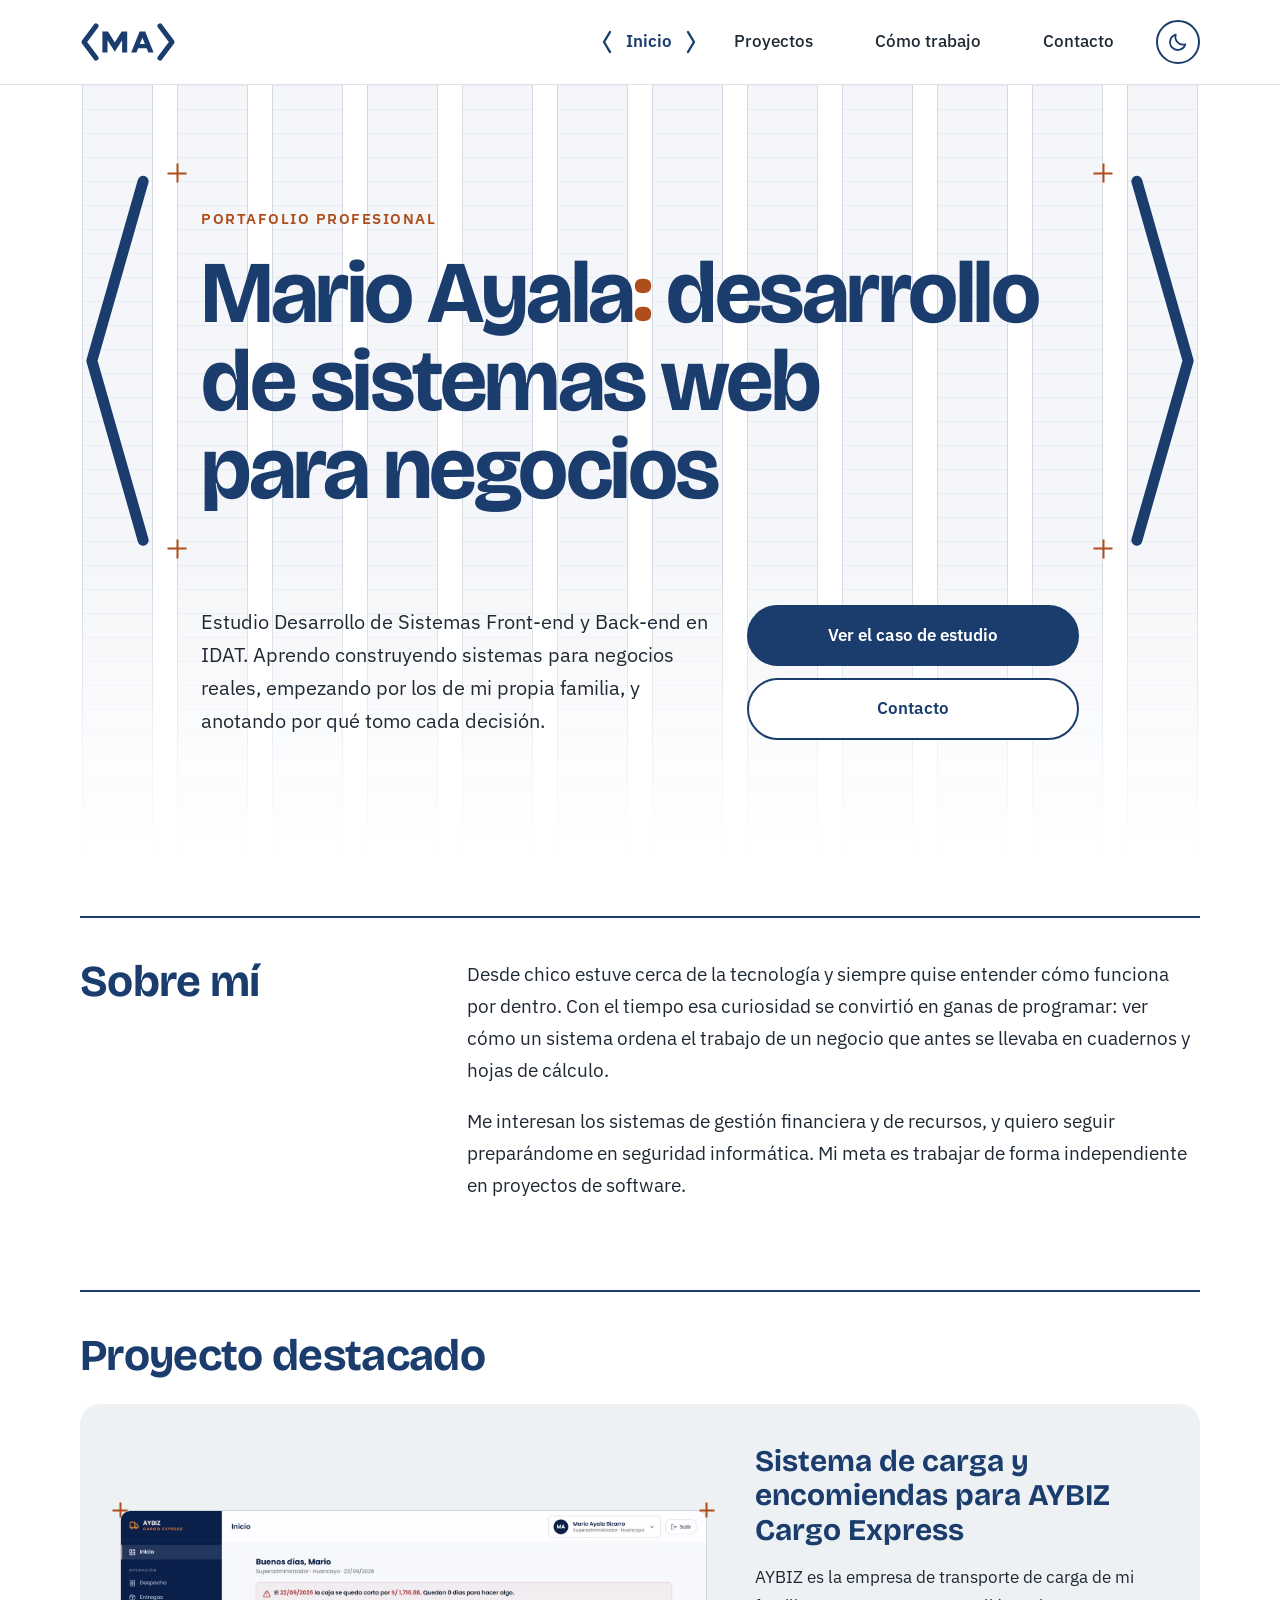
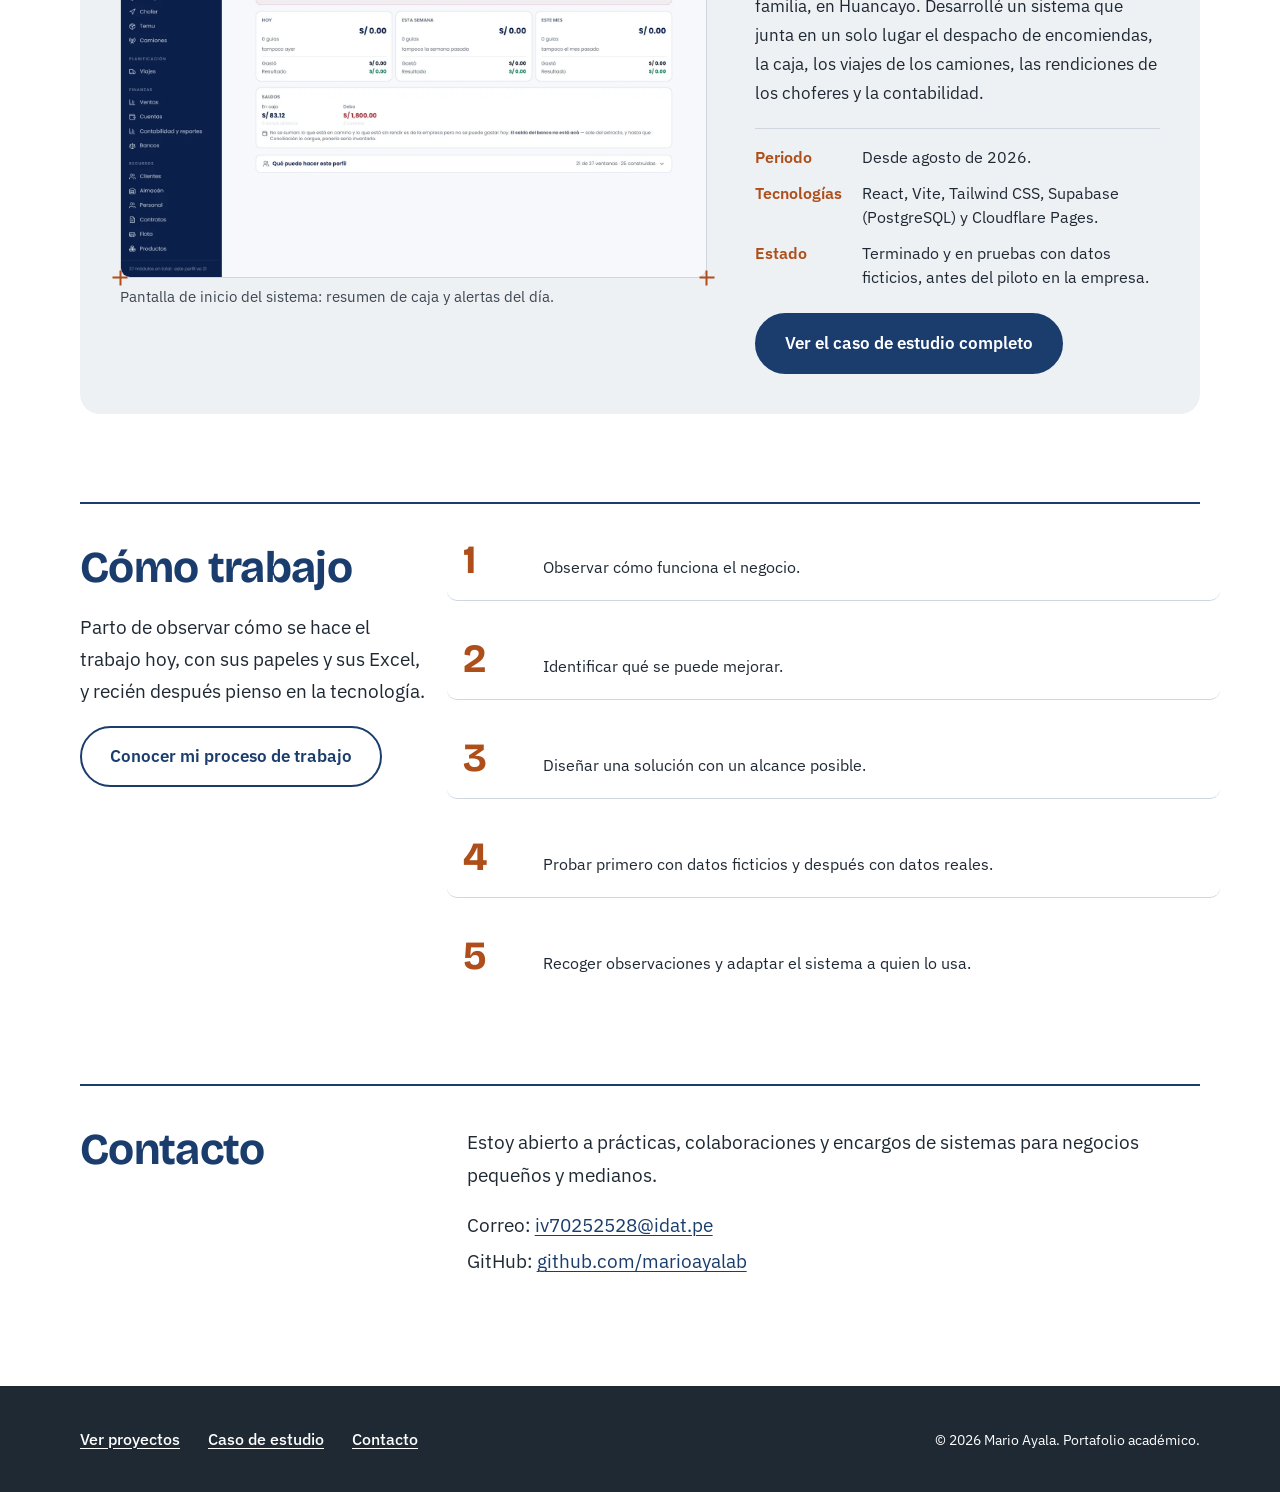
<file: index.html>
<!doctype html>
<html lang="es">
  <head>
    <meta charset="utf-8">
    <meta name="viewport" content="width=device-width, initial-scale=1">
    <meta name="description" content="Portafolio de Mario Ayala, estudiante de Desarrollo de Sistemas en Huancayo. Sistemas de gestión para negocios: carga y encomiendas, punto de venta.">
    <link rel="icon" href="imagenes/favicon.png" type="image/png">
    <link rel="preconnect" href="https://fonts.googleapis.com">
    <link rel="preconnect" href="https://fonts.gstatic.com" crossorigin>
    <link rel="stylesheet" href="https://fonts.googleapis.com/css2?family=Bricolage+Grotesque:opsz,wght@12..96,700&amp;family=IBM+Plex+Sans:wght@400;500;600&amp;display=swap">
    <link rel="stylesheet" href="https://cdn.jsdelivr.net/npm/bootstrap@5.3.3/dist/css/bootstrap.min.css" integrity="sha384-QWTKZyjpPEjISv5WaRU9OFeRpok6YctnYmDr5pNlyT2bRjXh0JMhjY6hW+ALEwIH" crossorigin="anonymous">
    <link rel="stylesheet" href="css/styles.css">
    <script src="js/tema.js"></script>
    <title>Inicio | Portafolio de Mario Ayala</title>
  </head>

  <body>
    <a class="visually-hidden-focusable" href="#contenido-principal">Saltar al contenido principal</a>

    <header class="sticky-top">
      <nav class="navbar navbar-expand-lg" aria-label="Navegación principal">
        <div class="container">
          <a class="navbar-brand text-primary" href="index.html">
            <svg class="logo d-block overflow-visible" xmlns="http://www.w3.org/2000/svg" viewBox="0 0 120 60" width="96" height="48" role="img" aria-label="Logo de Mario Ayala, ir al inicio">
              <g fill="none" stroke="currentColor" stroke-width="6.4" stroke-linecap="round" stroke-linejoin="round">
                <polyline class="logo-izq" points="20,10 5,30 20,50"></polyline>
                <polyline class="logo-der" points="100,10 115,30 100,50"></polyline>
              </g>
              <g class="logo-ma" fill="currentColor">
                <polygon points="28,43 28,17 35,17 43.5,30.5 52,17 59,17 59,43 52.6,43 52.6,27.8 43.5,42.25 34.4,27.8 34.4,43"></polygon>
                <path fill-rule="evenodd" d="M64 43 L74.5 17 L81.5 17 L92 43 L85.4 43 L83.3 37.8 L72.7 37.8 L70.6 43 Z M78 24.67 L81.16 32.5 L74.84 32.5 Z"></path>
              </g>
            </svg>
          </a>
          <div class="collapse navbar-collapse" id="menu">
            <ul class="navbar-nav ms-auto">
              <li class="nav-item"><a class="nav-link active" href="index.html" aria-current="page">Inicio</a></li>
              <li class="nav-item"><a class="nav-link" href="proyectos.html">Proyectos</a></li>
              <li class="nav-item"><a class="nav-link" href="como-trabajo.html">Cómo trabajo</a></li>
              <li class="nav-item"><a class="nav-link" href="contacto.html">Contacto</a></li>
            </ul>
          </div>

          <div class="navbar-acciones">
            <button class="tema-boton" type="button" id="tema" aria-label="Activar el modo noche" hidden>
              <svg class="luna" viewBox="0 0 24 24" aria-hidden="true" focusable="false"><path d="M20 14.5A8.5 8.5 0 0 1 9.5 4 8.5 8.5 0 1 0 20 14.5z"/></svg>
              <svg class="sol" viewBox="0 0 24 24" aria-hidden="true" focusable="false"><circle cx="12" cy="12" r="4"/><path d="M12 2v2M12 20v2M4.9 4.9l1.4 1.4M17.7 17.7l1.4 1.4M2 12h2M20 12h2M4.9 19.1l1.4-1.4M17.7 6.3l1.4-1.4"/></svg>
            </button>
            <button class="navbar-toggler" type="button" data-bs-toggle="collapse" data-bs-target="#menu" aria-controls="menu" aria-expanded="false" aria-label="Abrir el menú">
              <span class="navbar-toggler-icon"></span>
            </button>
          </div>
        </div>
      </nav>
    </header>

    <main id="contenido-principal">
      <section class="portada">
        <div class="container">
          <div class="trama" aria-hidden="true">
            <div class="row">
              <div class="col-1"><div class="trama-col"><span aria-hidden="true"></span><span aria-hidden="true"></span><span aria-hidden="true"></span><span aria-hidden="true"></span><span aria-hidden="true"></span><span aria-hidden="true"></span><span aria-hidden="true"></span><span aria-hidden="true"></span><span aria-hidden="true"></span><span aria-hidden="true"></span><span aria-hidden="true"></span><span aria-hidden="true"></span><span aria-hidden="true"></span><span aria-hidden="true"></span><span aria-hidden="true"></span><span aria-hidden="true"></span><span aria-hidden="true"></span><span aria-hidden="true"></span><span aria-hidden="true"></span><span aria-hidden="true"></span><span aria-hidden="true"></span><span aria-hidden="true"></span><span aria-hidden="true"></span><span aria-hidden="true"></span><span aria-hidden="true"></span><span aria-hidden="true"></span><span aria-hidden="true"></span><span aria-hidden="true"></span></div></div>
              <div class="col-1"><div class="trama-col"><span aria-hidden="true"></span><span aria-hidden="true"></span><span aria-hidden="true"></span><span aria-hidden="true"></span><span aria-hidden="true"></span><span aria-hidden="true"></span><span aria-hidden="true"></span><span aria-hidden="true"></span><span aria-hidden="true"></span><span aria-hidden="true"></span><span aria-hidden="true"></span><span aria-hidden="true"></span><span aria-hidden="true"></span><span aria-hidden="true"></span><span aria-hidden="true"></span><span aria-hidden="true"></span><span aria-hidden="true"></span><span aria-hidden="true"></span><span aria-hidden="true"></span><span aria-hidden="true"></span><span aria-hidden="true"></span><span aria-hidden="true"></span><span aria-hidden="true"></span><span aria-hidden="true"></span><span aria-hidden="true"></span><span aria-hidden="true"></span><span aria-hidden="true"></span><span aria-hidden="true"></span></div></div>
              <div class="col-1"><div class="trama-col"><span aria-hidden="true"></span><span aria-hidden="true"></span><span aria-hidden="true"></span><span aria-hidden="true"></span><span aria-hidden="true"></span><span aria-hidden="true"></span><span aria-hidden="true"></span><span aria-hidden="true"></span><span aria-hidden="true"></span><span aria-hidden="true"></span><span aria-hidden="true"></span><span aria-hidden="true"></span><span aria-hidden="true"></span><span aria-hidden="true"></span><span aria-hidden="true"></span><span aria-hidden="true"></span><span aria-hidden="true"></span><span aria-hidden="true"></span><span aria-hidden="true"></span><span aria-hidden="true"></span><span aria-hidden="true"></span><span aria-hidden="true"></span><span aria-hidden="true"></span><span aria-hidden="true"></span><span aria-hidden="true"></span><span aria-hidden="true"></span><span aria-hidden="true"></span><span aria-hidden="true"></span></div></div>
              <div class="col-1"><div class="trama-col"><span aria-hidden="true"></span><span aria-hidden="true"></span><span aria-hidden="true"></span><span aria-hidden="true"></span><span aria-hidden="true"></span><span aria-hidden="true"></span><span aria-hidden="true"></span><span aria-hidden="true"></span><span aria-hidden="true"></span><span aria-hidden="true"></span><span aria-hidden="true"></span><span aria-hidden="true"></span><span aria-hidden="true"></span><span aria-hidden="true"></span><span aria-hidden="true"></span><span aria-hidden="true"></span><span aria-hidden="true"></span><span aria-hidden="true"></span><span aria-hidden="true"></span><span aria-hidden="true"></span><span aria-hidden="true"></span><span aria-hidden="true"></span><span aria-hidden="true"></span><span aria-hidden="true"></span><span aria-hidden="true"></span><span aria-hidden="true"></span><span aria-hidden="true"></span><span aria-hidden="true"></span></div></div>
              <div class="col-1"><div class="trama-col"><span aria-hidden="true"></span><span aria-hidden="true"></span><span aria-hidden="true"></span><span aria-hidden="true"></span><span aria-hidden="true"></span><span aria-hidden="true"></span><span aria-hidden="true"></span><span aria-hidden="true"></span><span aria-hidden="true"></span><span aria-hidden="true"></span><span aria-hidden="true"></span><span aria-hidden="true"></span><span aria-hidden="true"></span><span aria-hidden="true"></span><span aria-hidden="true"></span><span aria-hidden="true"></span><span aria-hidden="true"></span><span aria-hidden="true"></span><span aria-hidden="true"></span><span aria-hidden="true"></span><span aria-hidden="true"></span><span aria-hidden="true"></span><span aria-hidden="true"></span><span aria-hidden="true"></span><span aria-hidden="true"></span><span aria-hidden="true"></span><span aria-hidden="true"></span><span aria-hidden="true"></span></div></div>
              <div class="col-1"><div class="trama-col"><span aria-hidden="true"></span><span aria-hidden="true"></span><span aria-hidden="true"></span><span aria-hidden="true"></span><span aria-hidden="true"></span><span aria-hidden="true"></span><span aria-hidden="true"></span><span aria-hidden="true"></span><span aria-hidden="true"></span><span aria-hidden="true"></span><span aria-hidden="true"></span><span aria-hidden="true"></span><span aria-hidden="true"></span><span aria-hidden="true"></span><span aria-hidden="true"></span><span aria-hidden="true"></span><span aria-hidden="true"></span><span aria-hidden="true"></span><span aria-hidden="true"></span><span aria-hidden="true"></span><span aria-hidden="true"></span><span aria-hidden="true"></span><span aria-hidden="true"></span><span aria-hidden="true"></span><span aria-hidden="true"></span><span aria-hidden="true"></span><span aria-hidden="true"></span><span aria-hidden="true"></span></div></div>
              <div class="col-1"><div class="trama-col"><span aria-hidden="true"></span><span aria-hidden="true"></span><span aria-hidden="true"></span><span aria-hidden="true"></span><span aria-hidden="true"></span><span aria-hidden="true"></span><span aria-hidden="true"></span><span aria-hidden="true"></span><span aria-hidden="true"></span><span aria-hidden="true"></span><span aria-hidden="true"></span><span aria-hidden="true"></span><span aria-hidden="true"></span><span aria-hidden="true"></span><span aria-hidden="true"></span><span aria-hidden="true"></span><span aria-hidden="true"></span><span aria-hidden="true"></span><span aria-hidden="true"></span><span aria-hidden="true"></span><span aria-hidden="true"></span><span aria-hidden="true"></span><span aria-hidden="true"></span><span aria-hidden="true"></span><span aria-hidden="true"></span><span aria-hidden="true"></span><span aria-hidden="true"></span><span aria-hidden="true"></span></div></div>
              <div class="col-1"><div class="trama-col"><span aria-hidden="true"></span><span aria-hidden="true"></span><span aria-hidden="true"></span><span aria-hidden="true"></span><span aria-hidden="true"></span><span aria-hidden="true"></span><span aria-hidden="true"></span><span aria-hidden="true"></span><span aria-hidden="true"></span><span aria-hidden="true"></span><span aria-hidden="true"></span><span aria-hidden="true"></span><span aria-hidden="true"></span><span aria-hidden="true"></span><span aria-hidden="true"></span><span aria-hidden="true"></span><span aria-hidden="true"></span><span aria-hidden="true"></span><span aria-hidden="true"></span><span aria-hidden="true"></span><span aria-hidden="true"></span><span aria-hidden="true"></span><span aria-hidden="true"></span><span aria-hidden="true"></span><span aria-hidden="true"></span><span aria-hidden="true"></span><span aria-hidden="true"></span><span aria-hidden="true"></span></div></div>
              <div class="col-1"><div class="trama-col"><span aria-hidden="true"></span><span aria-hidden="true"></span><span aria-hidden="true"></span><span aria-hidden="true"></span><span aria-hidden="true"></span><span aria-hidden="true"></span><span aria-hidden="true"></span><span aria-hidden="true"></span><span aria-hidden="true"></span><span aria-hidden="true"></span><span aria-hidden="true"></span><span aria-hidden="true"></span><span aria-hidden="true"></span><span aria-hidden="true"></span><span aria-hidden="true"></span><span aria-hidden="true"></span><span aria-hidden="true"></span><span aria-hidden="true"></span><span aria-hidden="true"></span><span aria-hidden="true"></span><span aria-hidden="true"></span><span aria-hidden="true"></span><span aria-hidden="true"></span><span aria-hidden="true"></span><span aria-hidden="true"></span><span aria-hidden="true"></span><span aria-hidden="true"></span><span aria-hidden="true"></span></div></div>
              <div class="col-1"><div class="trama-col"><span aria-hidden="true"></span><span aria-hidden="true"></span><span aria-hidden="true"></span><span aria-hidden="true"></span><span aria-hidden="true"></span><span aria-hidden="true"></span><span aria-hidden="true"></span><span aria-hidden="true"></span><span aria-hidden="true"></span><span aria-hidden="true"></span><span aria-hidden="true"></span><span aria-hidden="true"></span><span aria-hidden="true"></span><span aria-hidden="true"></span><span aria-hidden="true"></span><span aria-hidden="true"></span><span aria-hidden="true"></span><span aria-hidden="true"></span><span aria-hidden="true"></span><span aria-hidden="true"></span><span aria-hidden="true"></span><span aria-hidden="true"></span><span aria-hidden="true"></span><span aria-hidden="true"></span><span aria-hidden="true"></span><span aria-hidden="true"></span><span aria-hidden="true"></span><span aria-hidden="true"></span></div></div>
              <div class="col-1"><div class="trama-col"><span aria-hidden="true"></span><span aria-hidden="true"></span><span aria-hidden="true"></span><span aria-hidden="true"></span><span aria-hidden="true"></span><span aria-hidden="true"></span><span aria-hidden="true"></span><span aria-hidden="true"></span><span aria-hidden="true"></span><span aria-hidden="true"></span><span aria-hidden="true"></span><span aria-hidden="true"></span><span aria-hidden="true"></span><span aria-hidden="true"></span><span aria-hidden="true"></span><span aria-hidden="true"></span><span aria-hidden="true"></span><span aria-hidden="true"></span><span aria-hidden="true"></span><span aria-hidden="true"></span><span aria-hidden="true"></span><span aria-hidden="true"></span><span aria-hidden="true"></span><span aria-hidden="true"></span><span aria-hidden="true"></span><span aria-hidden="true"></span><span aria-hidden="true"></span><span aria-hidden="true"></span></div></div>
              <div class="col-1"><div class="trama-col"><span aria-hidden="true"></span><span aria-hidden="true"></span><span aria-hidden="true"></span><span aria-hidden="true"></span><span aria-hidden="true"></span><span aria-hidden="true"></span><span aria-hidden="true"></span><span aria-hidden="true"></span><span aria-hidden="true"></span><span aria-hidden="true"></span><span aria-hidden="true"></span><span aria-hidden="true"></span><span aria-hidden="true"></span><span aria-hidden="true"></span><span aria-hidden="true"></span><span aria-hidden="true"></span><span aria-hidden="true"></span><span aria-hidden="true"></span><span aria-hidden="true"></span><span aria-hidden="true"></span><span aria-hidden="true"></span><span aria-hidden="true"></span><span aria-hidden="true"></span><span aria-hidden="true"></span><span aria-hidden="true"></span><span aria-hidden="true"></span><span aria-hidden="true"></span><span aria-hidden="true"></span></div></div>
            </div>
          </div>

          <div class="row portada-contenido">
            <div class="col-1 col-tag-izq" aria-hidden="true">
              <div class="corchete"><svg viewBox="0 0 72 360" preserveAspectRatio="none"><polyline points="62,8 10,180 62,352"></polyline></svg></div>
            </div>
            <div class="col-10">
              <div class="portada-titulo">
                <span class="mira mira-1" aria-hidden="true"></span>
                <span class="mira mira-2" aria-hidden="true"></span>
                <span class="mira mira-3" aria-hidden="true"></span>
                <span class="mira mira-4" aria-hidden="true"></span>
                <div class="portada-revelar">
                  <p class="etiqueta">Portafolio profesional</p>
                  <h1>Mario Ayala<span>:</span> desarrollo de sistemas web para negocios</h1>
                </div>
              </div>
            </div>
            <div class="col-1 col-tag-der" aria-hidden="true">
              <div class="corchete"><svg viewBox="0 0 72 360" preserveAspectRatio="none"><polyline points="10,8 62,180 10,352"></polyline></svg></div>
            </div>
            <div class="col-12 col-lg-6 offset-lg-1 portada-texto"><p>Estudio Desarrollo de Sistemas Front-end y Back-end en IDAT. Aprendo construyendo sistemas para negocios reales, empezando por los de mi propia familia, y anotando por qué tomo cada decisión.</p></div>
            <div class="col-12 col-lg-4 portada-acciones align-self-lg-end"><a class="btn btn-primary rounded-pill" href="caso-aybiz.html">Ver el caso de estudio</a><a class="btn btn-outline-primary rounded-pill" href="contacto.html">Contacto</a></div>
          </div>
        </div>
      </section>

      <div class="container contenido">
        <section class="seccion">
          <div class="row fila-dos">
            <div class="col-lg-4"><h2>Sobre mí</h2></div>
            <div class="col-lg-8"><p>Desde chico estuve cerca de la tecnología y siempre quise entender cómo funciona por dentro. Con el tiempo esa curiosidad se convirtió en ganas de programar: ver cómo un sistema ordena el trabajo de un negocio que antes se llevaba en cuadernos y hojas de cálculo.</p>
            <p>Me interesan los sistemas de gestión financiera y de recursos, y quiero seguir preparándome en seguridad informática. Mi meta es trabajar de forma independiente en proyectos de software.</p></div>
          </div>
        </section>

        <section class="seccion">
          <h2 class="mb-4">Proyecto destacado</h2>
          <article class="card card-suave destacado">
            <div class="row g-4 g-lg-5 align-items-center">
              <div class="col-lg-7">
              <figure class="mb-0">
                <div class="captura"><span class="mira mira-1" aria-hidden="true"></span><span class="mira mira-2" aria-hidden="true"></span><span class="mira mira-3" aria-hidden="true"></span><span class="mira mira-4" aria-hidden="true"></span><div class="captura-marco"><img class="img-fluid d-block" src="imagenes/aybiz-inicio-escritorio.webp" alt="Pantalla de inicio del sistema AYBIZ con el resumen de caja del día, la semana y el mes, y una alerta de caja en rojo" width="1600" height="1000" loading="lazy"></div></div>
                <figcaption class="figure-caption mt-2">Pantalla de inicio del sistema: resumen de caja y alertas del día.</figcaption>
              </figure>
              </div>
              <div class="col-lg-5">
                <h3>Sistema de carga y encomiendas para AYBIZ Cargo Express</h3>
                <p>AYBIZ es la empresa de transporte de carga de mi familia, en Huancayo. Desarrollé un sistema que junta en un solo lugar el despacho de encomiendas, la caja, los viajes de los camiones, las rendiciones de los choferes y la contabilidad.</p>
                <dl class="datos-proyecto">
                  <dt>Periodo</dt>
                  <dd>Desde agosto de 2026.</dd>
                  <dt>Tecnologías</dt>
                  <dd>React, Vite, Tailwind CSS, Supabase (PostgreSQL) y Cloudflare Pages.</dd>
                  <dt>Estado</dt>
                  <dd>Terminado y en pruebas con datos ficticios, antes del piloto en la empresa.</dd>
                </dl>
                <a class="btn btn-primary rounded-pill" href="caso-aybiz.html">Ver el caso de estudio completo</a>
              </div>
            </div>
          </article>
        </section>

        <section class="seccion">
          <div class="row fila-dos">
            <div class="col-lg-4">
              <h2>Cómo trabajo</h2>
              <p>Parto de observar cómo se hace el trabajo hoy, con sus papeles y sus Excel, y recién después pienso en la tecnología.</p>
              <a class="btn btn-outline-primary rounded-pill" href="como-trabajo.html">Conocer mi proceso de trabajo</a>
            </div>
            <ol class="col-lg-8 pasos-inicio">
              <li class="paso-inicio"><span class="numero" aria-hidden="true">1</span><span>Observar cómo funciona el negocio.</span></li>
              <li class="paso-inicio"><span class="numero" aria-hidden="true">2</span><span>Identificar qué se puede mejorar.</span></li>
              <li class="paso-inicio"><span class="numero" aria-hidden="true">3</span><span>Diseñar una solución con un alcance posible.</span></li>
              <li class="paso-inicio"><span class="numero" aria-hidden="true">4</span><span>Probar primero con datos ficticios y después con datos reales.</span></li>
              <li class="paso-inicio"><span class="numero" aria-hidden="true">5</span><span>Recoger observaciones y adaptar el sistema a quien lo usa.</span></li>
            </ol>
          </div>
        </section>

        <section class="seccion">
          <div class="row fila-dos">
            <div class="col-lg-4"><h2>Contacto</h2></div>
            <div class="col-lg-8"><p>Estoy abierto a prácticas, colaboraciones y encargos de sistemas para negocios pequeños y medianos.</p>
            <address>
              <p>Correo: <a href="mailto:iv70252528@idat.pe">iv70252528@idat.pe</a></p>
              <p>GitHub: <a href="https://github.com/marioayalab" target="_blank" rel="noopener">github.com/marioayalab</a></p>
            </address></div>
          </div>
        </section>
      </div>
    </main>

    <footer class="pie">
      <div class="container">
        <nav aria-label="Enlaces del pie de página">
          <ul class="nav">
            <li class="nav-item"><a class="nav-link ps-0" href="proyectos.html">Ver proyectos</a></li>
            <li class="nav-item"><a class="nav-link" href="caso-aybiz.html">Caso de estudio</a></li>
            <li class="nav-item"><a class="nav-link" href="contacto.html">Contacto</a></li>
          </ul>
        </nav>
        <p><small>&copy; 2026 Mario Ayala. Portafolio académico.</small></p>
      </div>
    </footer>

    <!-- el script de Bootstrap va al final; en este sitio solo lo usa el botón del menú -->
    <script src="https://cdn.jsdelivr.net/npm/bootstrap@5.3.3/dist/js/bootstrap.bundle.min.js" integrity="sha384-YvpcrYf0tY3lHB60NNkmXc5s9fDVZLESaAA55NDzOxhy9GkcIdslK1eN7N6jIeHz" crossorigin="anonymous"></script>
  </body>
</html>
</file>
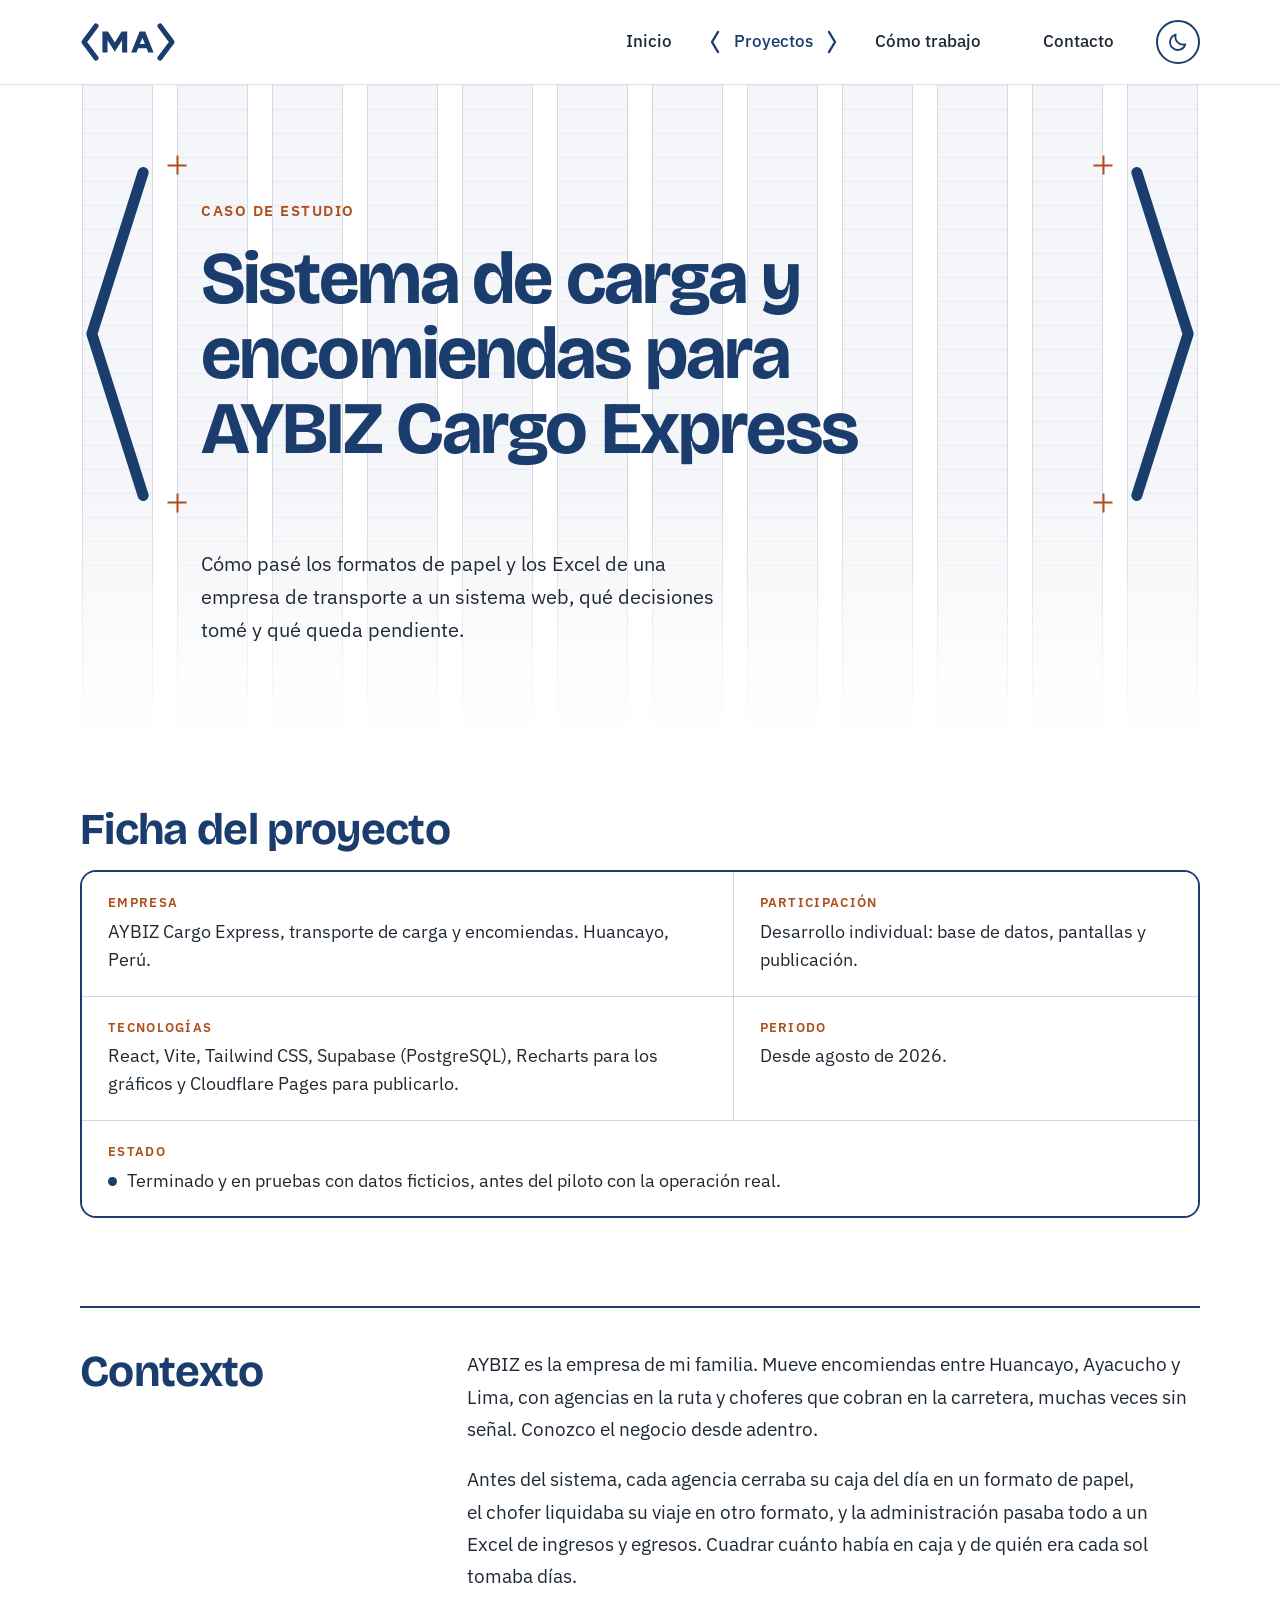
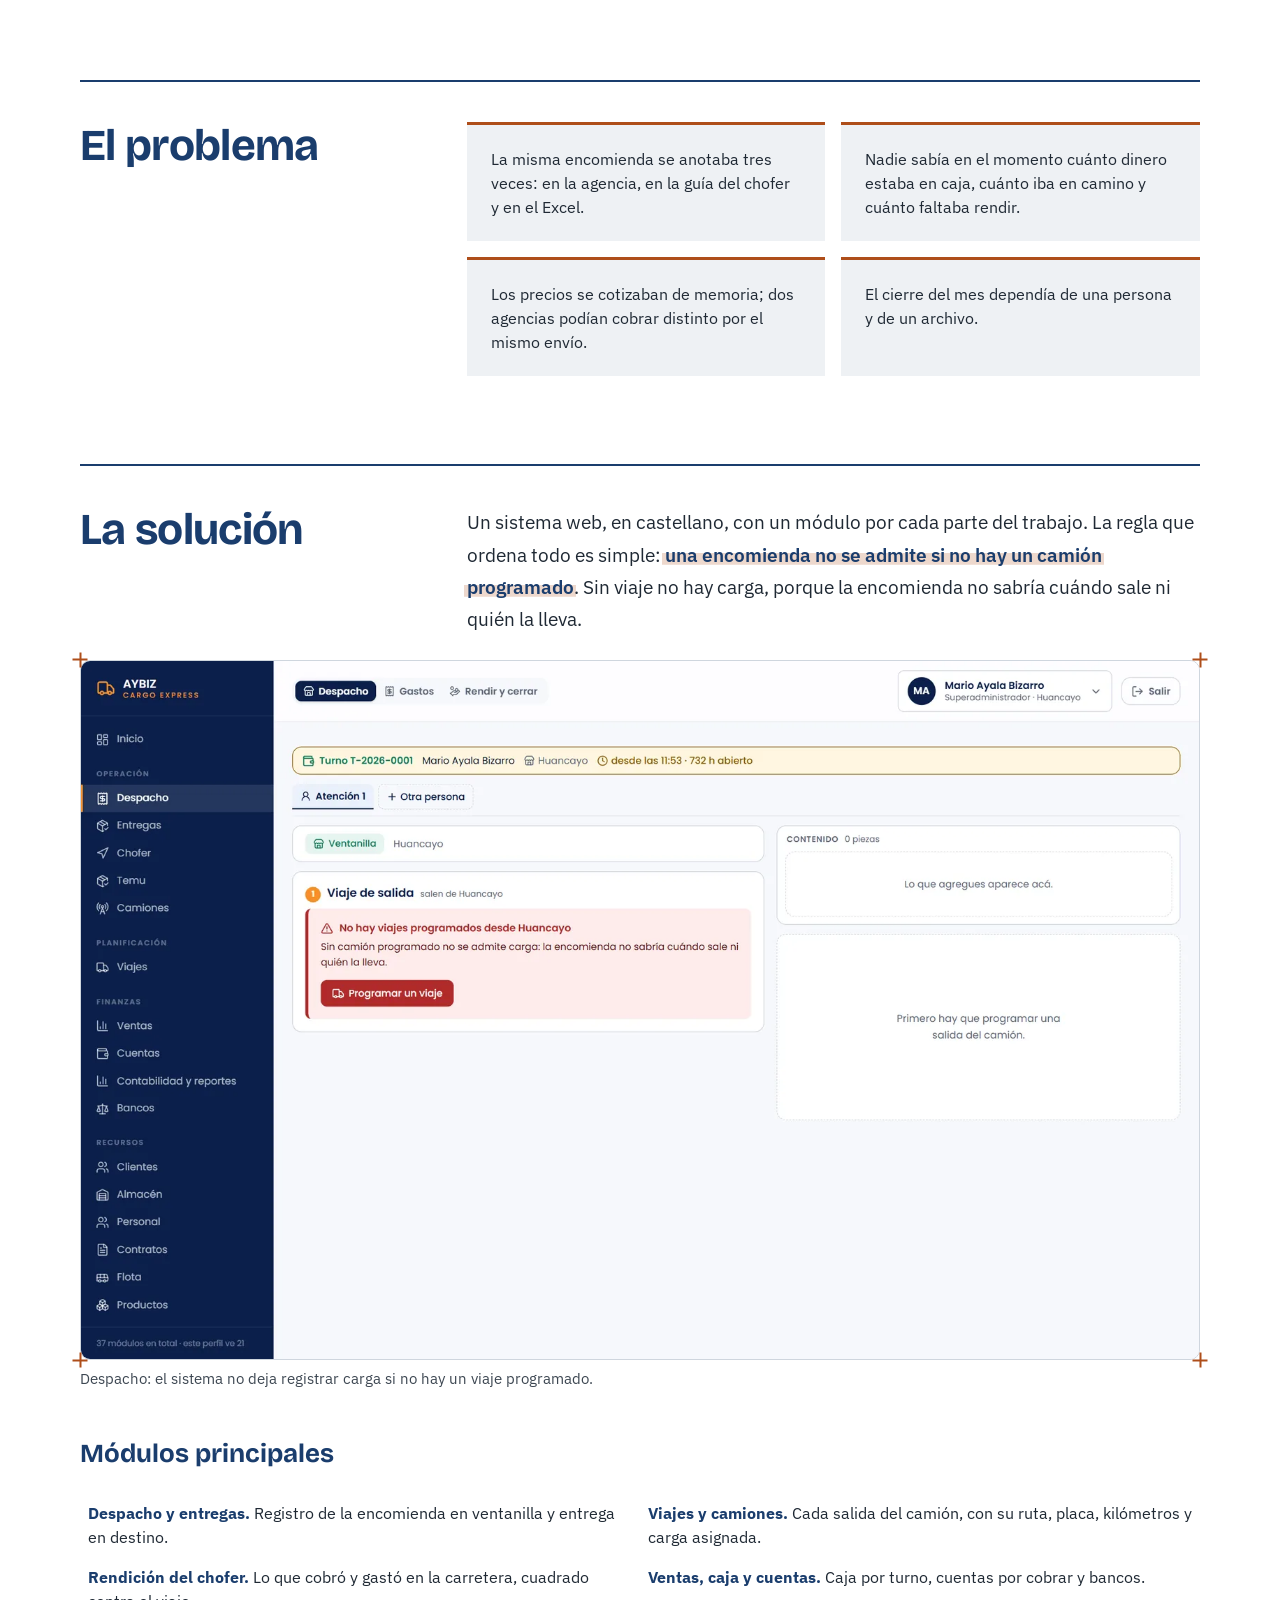
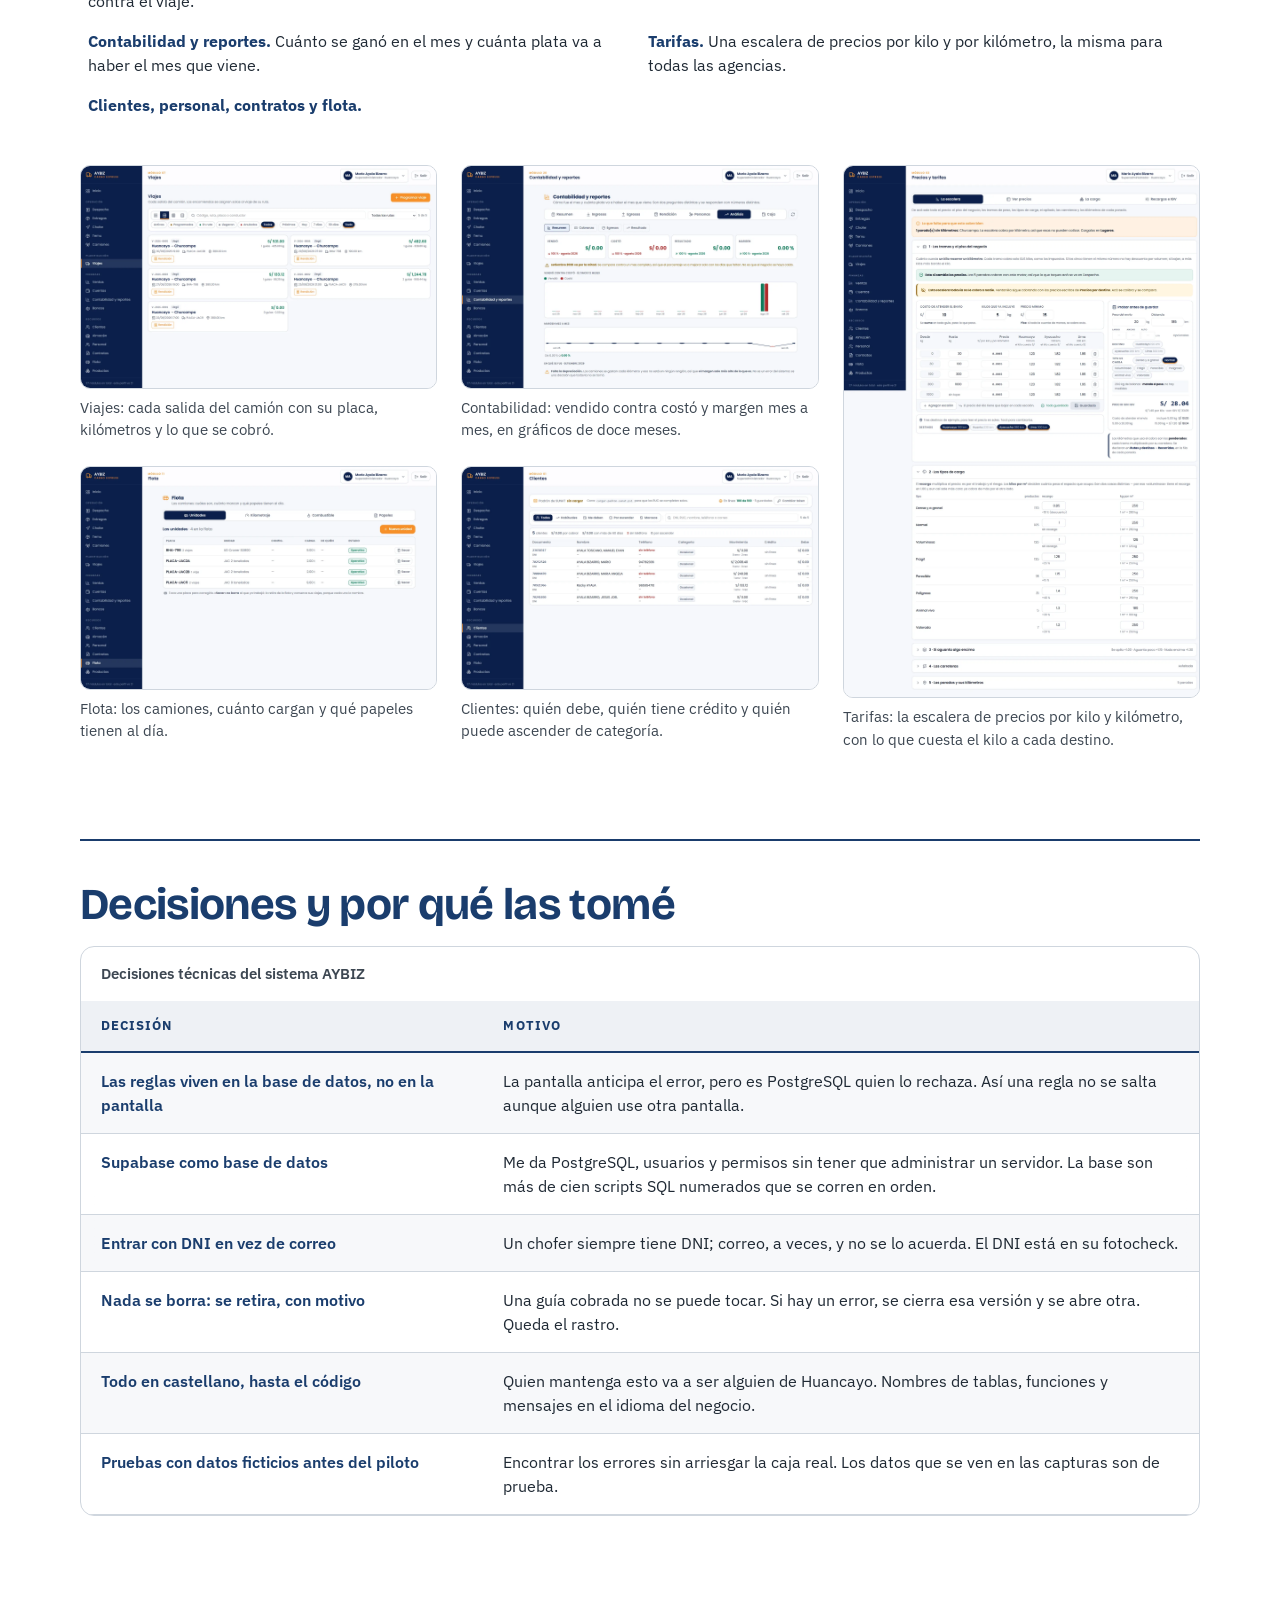
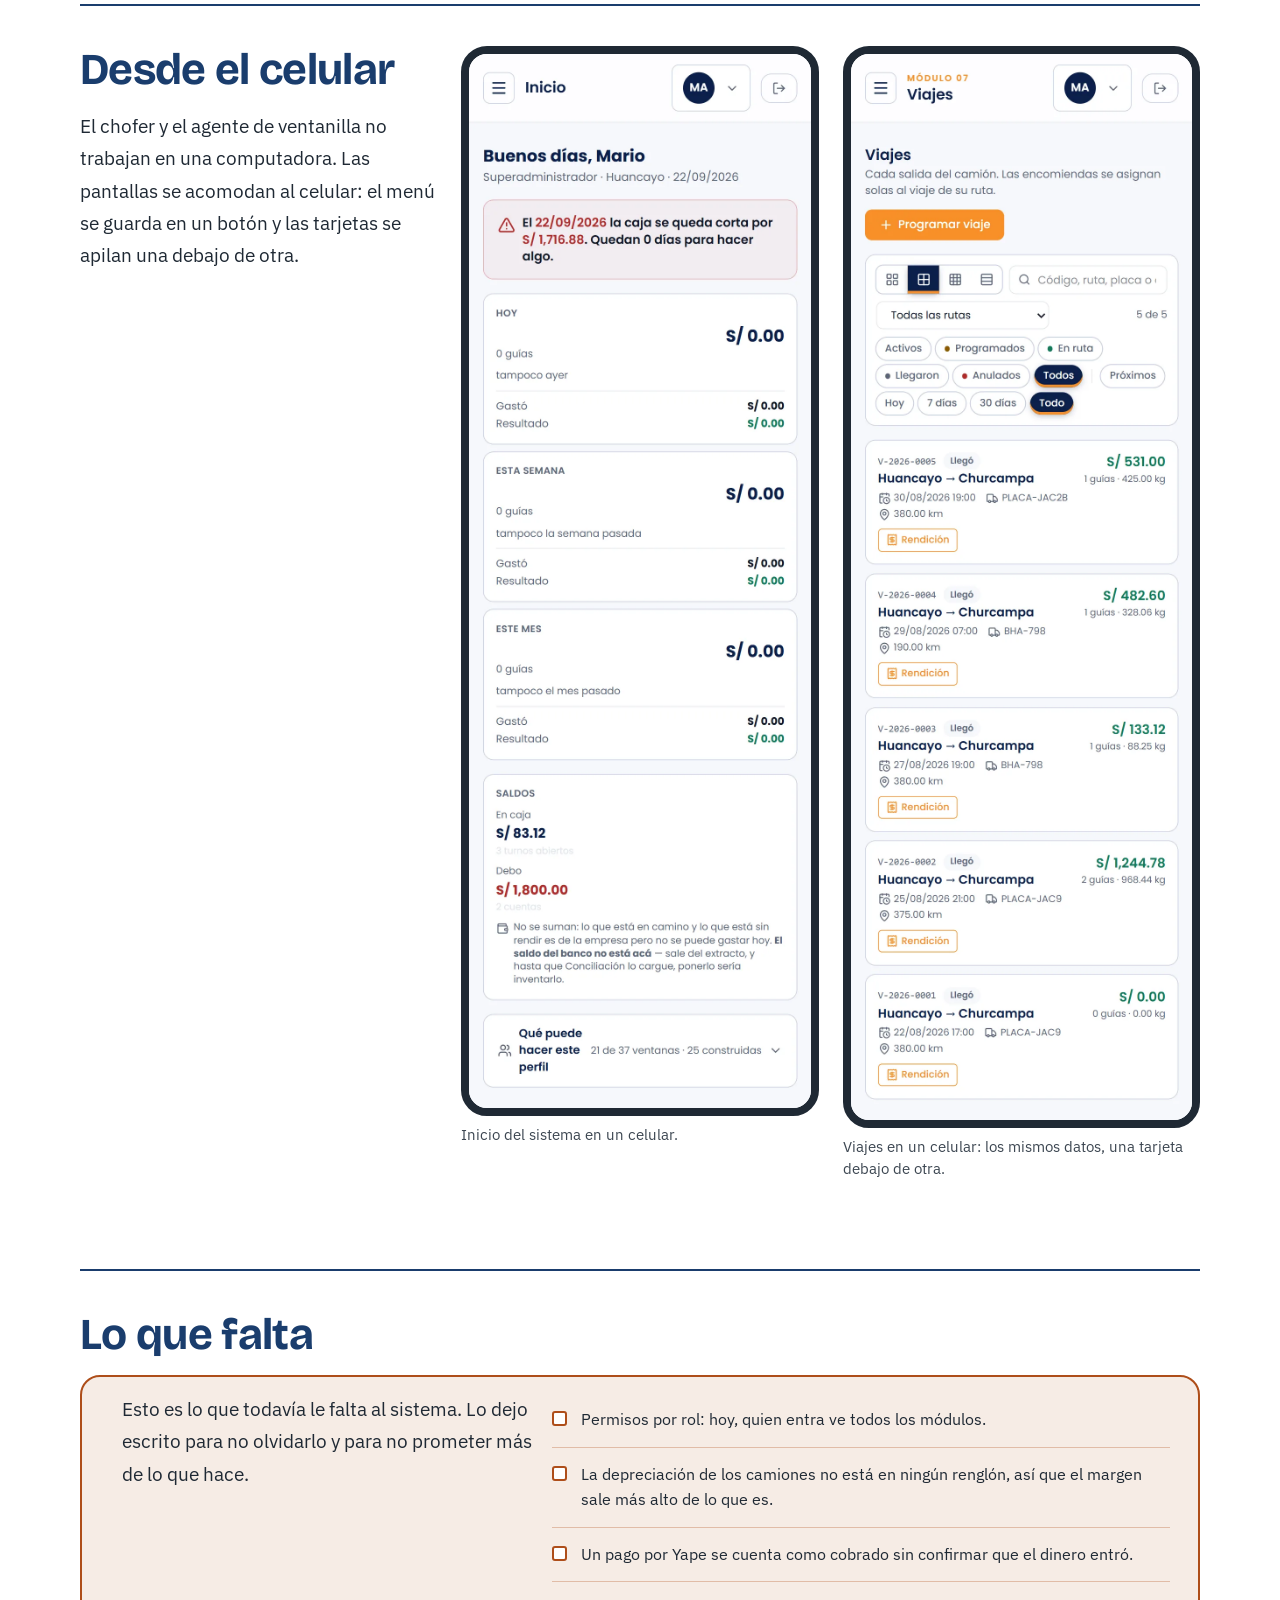
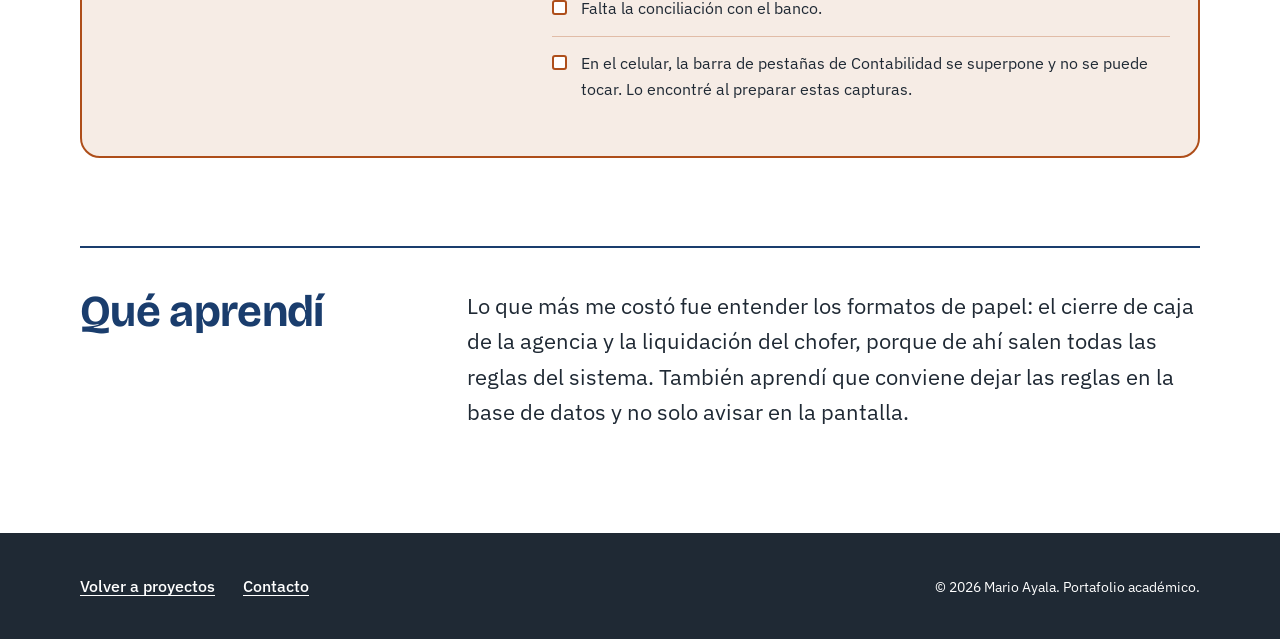
<file: caso-aybiz.html>
<!doctype html>
<html lang="es">
  <head>
    <meta charset="utf-8">
    <meta name="viewport" content="width=device-width, initial-scale=1">
    <meta name="description" content="Caso de estudio del sistema de carga y encomiendas de AYBIZ Cargo Express, Huancayo: el problema, la solución, las pantallas y lo que falta.">
    <link rel="icon" href="imagenes/favicon.png" type="image/png">
    <link rel="preconnect" href="https://fonts.googleapis.com">
    <link rel="preconnect" href="https://fonts.gstatic.com" crossorigin>
    <link rel="stylesheet" href="https://fonts.googleapis.com/css2?family=Bricolage+Grotesque:opsz,wght@12..96,700&amp;family=IBM+Plex+Sans:wght@400;500;600&amp;display=swap">
    <link rel="stylesheet" href="https://cdn.jsdelivr.net/npm/bootstrap@5.3.3/dist/css/bootstrap.min.css" integrity="sha384-QWTKZyjpPEjISv5WaRU9OFeRpok6YctnYmDr5pNlyT2bRjXh0JMhjY6hW+ALEwIH" crossorigin="anonymous">
    <link rel="stylesheet" href="css/styles.css">
    <script src="js/tema.js"></script>
    <title>Caso AYBIZ | Portafolio de Mario Ayala</title>
  </head>

  <body>
    <a class="visually-hidden-focusable" href="#contenido-principal">Saltar al contenido principal</a>

    <header class="sticky-top">
      <nav class="navbar navbar-expand-lg" aria-label="Navegación principal">
        <div class="container">
          <a class="navbar-brand text-primary" href="index.html">
            <svg class="logo d-block overflow-visible" xmlns="http://www.w3.org/2000/svg" viewBox="0 0 120 60" width="96" height="48" role="img" aria-label="Logo de Mario Ayala, ir al inicio">
              <g fill="none" stroke="currentColor" stroke-width="6.4" stroke-linecap="round" stroke-linejoin="round">
                <polyline class="logo-izq" points="20,10 5,30 20,50"></polyline>
                <polyline class="logo-der" points="100,10 115,30 100,50"></polyline>
              </g>
              <g class="logo-ma" fill="currentColor">
                <polygon points="28,43 28,17 35,17 43.5,30.5 52,17 59,17 59,43 52.6,43 52.6,27.8 43.5,42.25 34.4,27.8 34.4,43"></polygon>
                <path fill-rule="evenodd" d="M64 43 L74.5 17 L81.5 17 L92 43 L85.4 43 L83.3 37.8 L72.7 37.8 L70.6 43 Z M78 24.67 L81.16 32.5 L74.84 32.5 Z"></path>
              </g>
            </svg>
          </a>
          <div class="collapse navbar-collapse" id="menu">
            <ul class="navbar-nav ms-auto">
              <li class="nav-item"><a class="nav-link" href="index.html">Inicio</a></li>
              <li class="nav-item"><a class="nav-link relacionada" href="proyectos.html">Proyectos</a></li>
              <li class="nav-item"><a class="nav-link" href="como-trabajo.html">Cómo trabajo</a></li>
              <li class="nav-item"><a class="nav-link" href="contacto.html">Contacto</a></li>
            </ul>
          </div>

          <div class="navbar-acciones">
            <button class="tema-boton" type="button" id="tema" aria-label="Activar el modo noche" hidden>
              <svg class="luna" viewBox="0 0 24 24" aria-hidden="true" focusable="false"><path d="M20 14.5A8.5 8.5 0 0 1 9.5 4 8.5 8.5 0 1 0 20 14.5z"/></svg>
              <svg class="sol" viewBox="0 0 24 24" aria-hidden="true" focusable="false"><circle cx="12" cy="12" r="4"/><path d="M12 2v2M12 20v2M4.9 4.9l1.4 1.4M17.7 17.7l1.4 1.4M2 12h2M20 12h2M4.9 19.1l1.4-1.4M17.7 6.3l1.4-1.4"/></svg>
            </button>
            <button class="navbar-toggler" type="button" data-bs-toggle="collapse" data-bs-target="#menu" aria-controls="menu" aria-expanded="false" aria-label="Abrir el menú">
              <span class="navbar-toggler-icon"></span>
            </button>
          </div>
        </div>
      </nav>
    </header>

    <main id="contenido-principal">
      <section class="portada portada-interna portada-caso">
        <div class="container">
          <div class="trama" aria-hidden="true">
            <div class="row">
              <div class="col-1"><div class="trama-col"><span aria-hidden="true"></span><span aria-hidden="true"></span><span aria-hidden="true"></span><span aria-hidden="true"></span><span aria-hidden="true"></span><span aria-hidden="true"></span><span aria-hidden="true"></span><span aria-hidden="true"></span><span aria-hidden="true"></span><span aria-hidden="true"></span><span aria-hidden="true"></span><span aria-hidden="true"></span><span aria-hidden="true"></span><span aria-hidden="true"></span><span aria-hidden="true"></span><span aria-hidden="true"></span><span aria-hidden="true"></span><span aria-hidden="true"></span><span aria-hidden="true"></span><span aria-hidden="true"></span><span aria-hidden="true"></span><span aria-hidden="true"></span><span aria-hidden="true"></span><span aria-hidden="true"></span><span aria-hidden="true"></span><span aria-hidden="true"></span><span aria-hidden="true"></span><span aria-hidden="true"></span><span aria-hidden="true"></span><span aria-hidden="true"></span><span aria-hidden="true"></span><span aria-hidden="true"></span></div></div>
              <div class="col-1"><div class="trama-col"><span aria-hidden="true"></span><span aria-hidden="true"></span><span aria-hidden="true"></span><span aria-hidden="true"></span><span aria-hidden="true"></span><span aria-hidden="true"></span><span aria-hidden="true"></span><span aria-hidden="true"></span><span aria-hidden="true"></span><span aria-hidden="true"></span><span aria-hidden="true"></span><span aria-hidden="true"></span><span aria-hidden="true"></span><span aria-hidden="true"></span><span aria-hidden="true"></span><span aria-hidden="true"></span><span aria-hidden="true"></span><span aria-hidden="true"></span><span aria-hidden="true"></span><span aria-hidden="true"></span><span aria-hidden="true"></span><span aria-hidden="true"></span><span aria-hidden="true"></span><span aria-hidden="true"></span><span aria-hidden="true"></span><span aria-hidden="true"></span><span aria-hidden="true"></span><span aria-hidden="true"></span><span aria-hidden="true"></span><span aria-hidden="true"></span><span aria-hidden="true"></span><span aria-hidden="true"></span></div></div>
              <div class="col-1"><div class="trama-col"><span aria-hidden="true"></span><span aria-hidden="true"></span><span aria-hidden="true"></span><span aria-hidden="true"></span><span aria-hidden="true"></span><span aria-hidden="true"></span><span aria-hidden="true"></span><span aria-hidden="true"></span><span aria-hidden="true"></span><span aria-hidden="true"></span><span aria-hidden="true"></span><span aria-hidden="true"></span><span aria-hidden="true"></span><span aria-hidden="true"></span><span aria-hidden="true"></span><span aria-hidden="true"></span><span aria-hidden="true"></span><span aria-hidden="true"></span><span aria-hidden="true"></span><span aria-hidden="true"></span><span aria-hidden="true"></span><span aria-hidden="true"></span><span aria-hidden="true"></span><span aria-hidden="true"></span><span aria-hidden="true"></span><span aria-hidden="true"></span><span aria-hidden="true"></span><span aria-hidden="true"></span><span aria-hidden="true"></span><span aria-hidden="true"></span><span aria-hidden="true"></span><span aria-hidden="true"></span></div></div>
              <div class="col-1"><div class="trama-col"><span aria-hidden="true"></span><span aria-hidden="true"></span><span aria-hidden="true"></span><span aria-hidden="true"></span><span aria-hidden="true"></span><span aria-hidden="true"></span><span aria-hidden="true"></span><span aria-hidden="true"></span><span aria-hidden="true"></span><span aria-hidden="true"></span><span aria-hidden="true"></span><span aria-hidden="true"></span><span aria-hidden="true"></span><span aria-hidden="true"></span><span aria-hidden="true"></span><span aria-hidden="true"></span><span aria-hidden="true"></span><span aria-hidden="true"></span><span aria-hidden="true"></span><span aria-hidden="true"></span><span aria-hidden="true"></span><span aria-hidden="true"></span><span aria-hidden="true"></span><span aria-hidden="true"></span><span aria-hidden="true"></span><span aria-hidden="true"></span><span aria-hidden="true"></span><span aria-hidden="true"></span><span aria-hidden="true"></span><span aria-hidden="true"></span><span aria-hidden="true"></span><span aria-hidden="true"></span></div></div>
              <div class="col-1"><div class="trama-col"><span aria-hidden="true"></span><span aria-hidden="true"></span><span aria-hidden="true"></span><span aria-hidden="true"></span><span aria-hidden="true"></span><span aria-hidden="true"></span><span aria-hidden="true"></span><span aria-hidden="true"></span><span aria-hidden="true"></span><span aria-hidden="true"></span><span aria-hidden="true"></span><span aria-hidden="true"></span><span aria-hidden="true"></span><span aria-hidden="true"></span><span aria-hidden="true"></span><span aria-hidden="true"></span><span aria-hidden="true"></span><span aria-hidden="true"></span><span aria-hidden="true"></span><span aria-hidden="true"></span><span aria-hidden="true"></span><span aria-hidden="true"></span><span aria-hidden="true"></span><span aria-hidden="true"></span><span aria-hidden="true"></span><span aria-hidden="true"></span><span aria-hidden="true"></span><span aria-hidden="true"></span><span aria-hidden="true"></span><span aria-hidden="true"></span><span aria-hidden="true"></span><span aria-hidden="true"></span></div></div>
              <div class="col-1"><div class="trama-col"><span aria-hidden="true"></span><span aria-hidden="true"></span><span aria-hidden="true"></span><span aria-hidden="true"></span><span aria-hidden="true"></span><span aria-hidden="true"></span><span aria-hidden="true"></span><span aria-hidden="true"></span><span aria-hidden="true"></span><span aria-hidden="true"></span><span aria-hidden="true"></span><span aria-hidden="true"></span><span aria-hidden="true"></span><span aria-hidden="true"></span><span aria-hidden="true"></span><span aria-hidden="true"></span><span aria-hidden="true"></span><span aria-hidden="true"></span><span aria-hidden="true"></span><span aria-hidden="true"></span><span aria-hidden="true"></span><span aria-hidden="true"></span><span aria-hidden="true"></span><span aria-hidden="true"></span><span aria-hidden="true"></span><span aria-hidden="true"></span><span aria-hidden="true"></span><span aria-hidden="true"></span><span aria-hidden="true"></span><span aria-hidden="true"></span><span aria-hidden="true"></span><span aria-hidden="true"></span></div></div>
              <div class="col-1"><div class="trama-col"><span aria-hidden="true"></span><span aria-hidden="true"></span><span aria-hidden="true"></span><span aria-hidden="true"></span><span aria-hidden="true"></span><span aria-hidden="true"></span><span aria-hidden="true"></span><span aria-hidden="true"></span><span aria-hidden="true"></span><span aria-hidden="true"></span><span aria-hidden="true"></span><span aria-hidden="true"></span><span aria-hidden="true"></span><span aria-hidden="true"></span><span aria-hidden="true"></span><span aria-hidden="true"></span><span aria-hidden="true"></span><span aria-hidden="true"></span><span aria-hidden="true"></span><span aria-hidden="true"></span><span aria-hidden="true"></span><span aria-hidden="true"></span><span aria-hidden="true"></span><span aria-hidden="true"></span><span aria-hidden="true"></span><span aria-hidden="true"></span><span aria-hidden="true"></span><span aria-hidden="true"></span><span aria-hidden="true"></span><span aria-hidden="true"></span><span aria-hidden="true"></span><span aria-hidden="true"></span></div></div>
              <div class="col-1"><div class="trama-col"><span aria-hidden="true"></span><span aria-hidden="true"></span><span aria-hidden="true"></span><span aria-hidden="true"></span><span aria-hidden="true"></span><span aria-hidden="true"></span><span aria-hidden="true"></span><span aria-hidden="true"></span><span aria-hidden="true"></span><span aria-hidden="true"></span><span aria-hidden="true"></span><span aria-hidden="true"></span><span aria-hidden="true"></span><span aria-hidden="true"></span><span aria-hidden="true"></span><span aria-hidden="true"></span><span aria-hidden="true"></span><span aria-hidden="true"></span><span aria-hidden="true"></span><span aria-hidden="true"></span><span aria-hidden="true"></span><span aria-hidden="true"></span><span aria-hidden="true"></span><span aria-hidden="true"></span><span aria-hidden="true"></span><span aria-hidden="true"></span><span aria-hidden="true"></span><span aria-hidden="true"></span><span aria-hidden="true"></span><span aria-hidden="true"></span><span aria-hidden="true"></span><span aria-hidden="true"></span></div></div>
              <div class="col-1"><div class="trama-col"><span aria-hidden="true"></span><span aria-hidden="true"></span><span aria-hidden="true"></span><span aria-hidden="true"></span><span aria-hidden="true"></span><span aria-hidden="true"></span><span aria-hidden="true"></span><span aria-hidden="true"></span><span aria-hidden="true"></span><span aria-hidden="true"></span><span aria-hidden="true"></span><span aria-hidden="true"></span><span aria-hidden="true"></span><span aria-hidden="true"></span><span aria-hidden="true"></span><span aria-hidden="true"></span><span aria-hidden="true"></span><span aria-hidden="true"></span><span aria-hidden="true"></span><span aria-hidden="true"></span><span aria-hidden="true"></span><span aria-hidden="true"></span><span aria-hidden="true"></span><span aria-hidden="true"></span><span aria-hidden="true"></span><span aria-hidden="true"></span><span aria-hidden="true"></span><span aria-hidden="true"></span><span aria-hidden="true"></span><span aria-hidden="true"></span><span aria-hidden="true"></span><span aria-hidden="true"></span></div></div>
              <div class="col-1"><div class="trama-col"><span aria-hidden="true"></span><span aria-hidden="true"></span><span aria-hidden="true"></span><span aria-hidden="true"></span><span aria-hidden="true"></span><span aria-hidden="true"></span><span aria-hidden="true"></span><span aria-hidden="true"></span><span aria-hidden="true"></span><span aria-hidden="true"></span><span aria-hidden="true"></span><span aria-hidden="true"></span><span aria-hidden="true"></span><span aria-hidden="true"></span><span aria-hidden="true"></span><span aria-hidden="true"></span><span aria-hidden="true"></span><span aria-hidden="true"></span><span aria-hidden="true"></span><span aria-hidden="true"></span><span aria-hidden="true"></span><span aria-hidden="true"></span><span aria-hidden="true"></span><span aria-hidden="true"></span><span aria-hidden="true"></span><span aria-hidden="true"></span><span aria-hidden="true"></span><span aria-hidden="true"></span><span aria-hidden="true"></span><span aria-hidden="true"></span><span aria-hidden="true"></span><span aria-hidden="true"></span></div></div>
              <div class="col-1"><div class="trama-col"><span aria-hidden="true"></span><span aria-hidden="true"></span><span aria-hidden="true"></span><span aria-hidden="true"></span><span aria-hidden="true"></span><span aria-hidden="true"></span><span aria-hidden="true"></span><span aria-hidden="true"></span><span aria-hidden="true"></span><span aria-hidden="true"></span><span aria-hidden="true"></span><span aria-hidden="true"></span><span aria-hidden="true"></span><span aria-hidden="true"></span><span aria-hidden="true"></span><span aria-hidden="true"></span><span aria-hidden="true"></span><span aria-hidden="true"></span><span aria-hidden="true"></span><span aria-hidden="true"></span><span aria-hidden="true"></span><span aria-hidden="true"></span><span aria-hidden="true"></span><span aria-hidden="true"></span><span aria-hidden="true"></span><span aria-hidden="true"></span><span aria-hidden="true"></span><span aria-hidden="true"></span><span aria-hidden="true"></span><span aria-hidden="true"></span><span aria-hidden="true"></span><span aria-hidden="true"></span></div></div>
              <div class="col-1"><div class="trama-col"><span aria-hidden="true"></span><span aria-hidden="true"></span><span aria-hidden="true"></span><span aria-hidden="true"></span><span aria-hidden="true"></span><span aria-hidden="true"></span><span aria-hidden="true"></span><span aria-hidden="true"></span><span aria-hidden="true"></span><span aria-hidden="true"></span><span aria-hidden="true"></span><span aria-hidden="true"></span><span aria-hidden="true"></span><span aria-hidden="true"></span><span aria-hidden="true"></span><span aria-hidden="true"></span><span aria-hidden="true"></span><span aria-hidden="true"></span><span aria-hidden="true"></span><span aria-hidden="true"></span><span aria-hidden="true"></span><span aria-hidden="true"></span><span aria-hidden="true"></span><span aria-hidden="true"></span><span aria-hidden="true"></span><span aria-hidden="true"></span><span aria-hidden="true"></span><span aria-hidden="true"></span><span aria-hidden="true"></span><span aria-hidden="true"></span><span aria-hidden="true"></span><span aria-hidden="true"></span></div></div>
            </div>
          </div>

          <div class="row portada-contenido">
            <div class="col-1 col-tag-izq" aria-hidden="true">
              <div class="corchete"><svg viewBox="0 0 72 360" preserveAspectRatio="none"><polyline points="62,8 10,180 62,352"></polyline></svg></div>
            </div>
            <div class="col-10">
              <div class="portada-titulo">
                <span class="mira mira-1" aria-hidden="true"></span>
                <span class="mira mira-2" aria-hidden="true"></span>
                <span class="mira mira-3" aria-hidden="true"></span>
                <span class="mira mira-4" aria-hidden="true"></span>
                <div class="portada-revelar">
                  <p class="etiqueta">Caso de estudio</p>
                  <h1>Sistema de carga y encomiendas para AYBIZ Cargo Express</h1>
                </div>
              </div>
            </div>
            <div class="col-1 col-tag-der" aria-hidden="true">
              <div class="corchete"><svg viewBox="0 0 72 360" preserveAspectRatio="none"><polyline points="10,8 62,180 10,352"></polyline></svg></div>
            </div>
            <div class="col-12 col-lg-6 offset-lg-1 portada-texto"><p>Cómo pasé los formatos de papel y los Excel de una empresa de transporte a un sistema web, qué decisiones tomé y qué queda pendiente.</p></div>
          </div>
        </div>
      </section>

      <div class="container contenido">
        <article class="contenido-caso">
          <div class="ficha-bloque">
            <h2 class="mb-3">Ficha del proyecto</h2>
            <dl class="cuadricula-dl ficha">
              <div><dt>Empresa</dt><dd>AYBIZ Cargo Express, transporte de carga y encomiendas. Huancayo, Perú.</dd></div>
              <div><dt>Participación</dt><dd>Desarrollo individual: base de datos, pantallas y publicación.</dd></div>
              <div><dt>Tecnologías</dt><dd>React, Vite, Tailwind CSS, Supabase (PostgreSQL), Recharts para los gráficos y Cloudflare Pages para publicarlo.</dd></div>
              <div><dt>Periodo</dt><dd>Desde agosto de 2026.</dd></div>
              <div><dt>Estado</dt><dd class="dd-estado">Terminado y en pruebas con datos ficticios, antes del piloto con la operación real.</dd></div>
            </dl>
          </div>

          <section class="seccion">
          <div class="row fila-dos">
            <div class="col-lg-4"><h2>Contexto</h2></div>
            <div class="col-lg-8"><p>AYBIZ es la empresa de mi familia. Mueve encomiendas entre Huancayo, Ayacucho y Lima, con agencias en la ruta y choferes que cobran en la carretera, muchas veces sin señal. Conozco el negocio desde adentro.</p>
              <p>Antes del sistema, cada agencia cerraba su caja del día en un formato de papel, el chofer liquidaba su viaje en otro formato, y la administración pasaba todo a un Excel de ingresos y egresos. Cuadrar cuánto había en caja y de quién era cada sol tomaba días.</p></div>
          </div>
        </section>

          <section class="seccion">
          <div class="row fila-dos">
            <div class="col-lg-4"><h2>El problema</h2></div>
            <div class="col-lg-8"><ul class="row row-cols-1 row-cols-md-2 g-3 list-unstyled mb-0">
                <li class="col"><div class="problema-item">La misma encomienda se anotaba tres veces: en la agencia, en la guía del chofer y en el Excel.</div></li>
                <li class="col"><div class="problema-item">Nadie sabía en el momento cuánto dinero estaba en caja, cuánto iba en camino y cuánto faltaba rendir.</div></li>
                <li class="col"><div class="problema-item">Los precios se cotizaban de memoria; dos agencias podían cobrar distinto por el mismo envío.</div></li>
                <li class="col"><div class="problema-item">El cierre del mes dependía de una persona y de un archivo.</div></li>
              </ul></div>
          </div>
        </section>

          <section class="seccion">
            <div class="row fila-dos mb-4">
              <div class="col-lg-4"><h2>La solución</h2></div>
              <div class="col-lg-8"><p>Un sistema web, en castellano, con un módulo por cada parte del trabajo. La regla que ordena todo es simple: <strong class="resalte">una encomienda no se admite si no hay un camión programado</strong>. Sin viaje no hay carga, porque la encomienda no sabría cuándo sale ni quién la lleva.</p></div>
            </div>

            <figure class="mb-5">
                <div class="captura"><span class="mira mira-1" aria-hidden="true"></span><span class="mira mira-2" aria-hidden="true"></span><span class="mira mira-3" aria-hidden="true"></span><span class="mira mira-4" aria-hidden="true"></span><div class="captura-marco"><img class="img-fluid d-block" src="imagenes/aybiz-despacho-escritorio.webp" alt="Módulo de Despacho de AYBIZ con el turno de caja abierto y un aviso en rojo: no hay viajes programados desde Huancayo, sin camión programado no se admite carga" width="1600" height="1000" loading="lazy"></div></div>
                <figcaption class="figure-caption mt-2">Despacho: el sistema no deja registrar carga si no hay un viaje programado.</figcaption>
              </figure>

            <h3 class="titulo-modulos">Módulos principales</h3>
            <ul class="row row-cols-1 row-cols-md-2 g-3 modulos">
              <li class="col"><strong>Despacho y entregas.</strong> Registro de la encomienda en ventanilla y entrega en destino.</li>
              <li class="col"><strong>Viajes y camiones.</strong> Cada salida del camión, con su ruta, placa, kilómetros y carga asignada.</li>
              <li class="col"><strong>Rendición del chofer.</strong> Lo que cobró y gastó en la carretera, cuadrado contra el viaje.</li>
              <li class="col"><strong>Ventas, caja y cuentas.</strong> Caja por turno, cuentas por cobrar y bancos.</li>
              <li class="col"><strong>Contabilidad y reportes.</strong> Cuánto se ganó en el mes y cuánta plata va a haber el mes que viene.</li>
              <li class="col"><strong>Tarifas.</strong> Una escalera de precios por kilo y por kilómetro, la misma para todas las agencias.</li>
              <li class="col"><strong>Clientes, personal, contratos y flota.</strong></li>
            </ul>

            <div class="row g-4 capturas-caso">
              <div class="col-lg-8">
                <div class="row row-cols-1 row-cols-md-2 g-4">
                  <div class="col"><figure class="mb-0">
                <div class="captura"><div class="captura-marco"><img class="img-fluid d-block" src="imagenes/aybiz-viajes-escritorio.webp" alt="Módulo de Viajes de AYBIZ con cinco viajes de Huancayo a Churcampa, cada uno con fecha, placa del camión, kilómetros, guías y monto" width="1600" height="1000" loading="lazy"></div></div>
                <figcaption class="figure-caption mt-2">Viajes: cada salida del camión con su placa, kilómetros y lo que se cobró.</figcaption>
              </figure></div>
                  <div class="col"><figure class="mb-0">
                <div class="captura"><div class="captura-marco"><img class="img-fluid d-block" src="imagenes/aybiz-contabilidad-analisis-escritorio.webp" alt="Módulo de Contabilidad de AYBIZ, pestaña Análisis, con tarjetas de lo vendido, lo que costó, el resultado y el margen, y dos gráficos de los últimos doce meses" width="1600" height="1000" loading="lazy"></div></div>
                <figcaption class="figure-caption mt-2">Contabilidad: vendido contra costó y margen mes a mes, en gráficos de doce meses.</figcaption>
              </figure></div>
                  <div class="col"><figure class="mb-0">
                <div class="captura"><div class="captura-marco"><img class="img-fluid d-block" src="imagenes/aybiz-flota-escritorio.webp" alt="Módulo de Flota de AYBIZ con cuatro camiones, su placa, modelo, capacidad de carga en toneladas y estado operativo" width="1600" height="1000" loading="lazy"></div></div>
                <figcaption class="figure-caption mt-2">Flota: los camiones, cuánto cargan y qué papeles tienen al día.</figcaption>
              </figure></div>
                  <div class="col"><figure class="mb-0">
                <div class="captura"><div class="captura-marco"><img class="img-fluid d-block" src="imagenes/aybiz-clientes-escritorio.webp" alt="Módulo de Clientes de AYBIZ con cinco clientes, su documento, teléfono, categoría, movimiento, línea de crédito y deuda" width="1600" height="1000" loading="lazy"></div></div>
                <figcaption class="figure-caption mt-2">Clientes: quién debe, quién tiene crédito y quién puede ascender de categoría.</figcaption>
              </figure></div>
                </div>
              </div>
              <div class="col-lg-4"><figure class="mb-0">
                <div class="captura"><div class="captura-marco"><img class="img-fluid d-block" src="imagenes/aybiz-tarifario-escritorio.webp" alt="Módulo de Precios y tarifas de AYBIZ con la escalera de precios: costo de atender el envío, precio mínimo y una tabla de tramos por kilo con el precio por kilómetro y lo que cuesta el kilo a Huancayo, Ayacucho y Lima" width="1600" height="2393" loading="lazy"></div></div>
                <figcaption class="figure-caption mt-2">Tarifas: la escalera de precios por kilo y kilómetro, con lo que cuesta el kilo a cada destino.</figcaption>
              </figure></div>
            </div>
          </section>

          <section class="seccion">
            <h2 class="mb-3">Decisiones y por qué las tomé</h2>
            <div class="tabla-marco" role="region" tabindex="0" aria-labelledby="cap-decisiones">
              <table class="table table-striped table-hover tabla-datos tabla-2col tabla-36 caption-top">
                <caption id="cap-decisiones">Decisiones técnicas del sistema AYBIZ</caption>
                <thead>
                  <tr>
                    <th scope="col">Decisión</th>
                    <th scope="col">Motivo</th>
                  </tr>
                </thead>
                <tbody>
                  <tr><th scope="row">Las reglas viven en la base de datos, no en la pantalla</th><td>La pantalla anticipa el error, pero es PostgreSQL quien lo rechaza. Así una regla no se salta aunque alguien use otra pantalla.</td></tr>
                  <tr><th scope="row">Supabase como base de datos</th><td>Me da PostgreSQL, usuarios y permisos sin tener que administrar un servidor. La base son más de cien scripts SQL numerados que se corren en orden.</td></tr>
                  <tr><th scope="row">Entrar con DNI en vez de correo</th><td>Un chofer siempre tiene DNI; correo, a veces, y no se lo acuerda. El DNI está en su fotocheck.</td></tr>
                  <tr><th scope="row">Nada se borra: se retira, con motivo</th><td>Una guía cobrada no se puede tocar. Si hay un error, se cierra esa versión y se abre otra. Queda el rastro.</td></tr>
                  <tr><th scope="row">Todo en castellano, hasta el código</th><td>Quien mantenga esto va a ser alguien de Huancayo. Nombres de tablas, funciones y mensajes en el idioma del negocio.</td></tr>
                  <tr><th scope="row">Pruebas con datos ficticios antes del piloto</th><td>Encontrar los errores sin arriesgar la caja real. Los datos que se ven en las capturas son de prueba.</td></tr>
                </tbody>
              </table>
            </div>
          </section>

          <section class="seccion">
            <div class="row g-4">
              <div class="col-lg-4">
                <h2>Desde el celular</h2>
                <p class="mt-3 mb-0">El chofer y el agente de ventanilla no trabajan en una computadora. Las pantallas se acomodan al celular: el menú se guarda en un botón y las tarjetas se apilan una debajo de otra.</p>
              </div>
              <div class="col-sm-6 col-lg-4"><figure class="mb-0">
                <div class="movil-marco"><img class="img-fluid d-block" src="imagenes/aybiz-inicio-movil.webp" alt="Pantalla de inicio de AYBIZ vista en un celular: saludo, alerta de caja y tarjetas de hoy, esta semana y este mes apiladas" width="780" height="2410" loading="lazy"></div>
                <figcaption class="figure-caption mt-2">Inicio del sistema en un celular.</figcaption>
              </figure></div>
              <div class="col-sm-6 col-lg-4"><figure class="mb-0">
                <div class="movil-marco"><img class="img-fluid d-block" src="imagenes/aybiz-viajes-movil.webp" alt="Módulo de Viajes de AYBIZ visto en un celular, con los filtros y las tarjetas de viaje apiladas" width="780" height="2436" loading="lazy"></div>
                <figcaption class="figure-caption mt-2">Viajes en un celular: los mismos datos, una tarjeta debajo de otra.</figcaption>
              </figure></div>
            </div>
          </section>

          <section class="seccion">
            <h2 class="mb-3">Lo que falta</h2>
            <div class="falta">
              <div class="row g-4">
                <p class="col-lg-5">Esto es lo que todavía le falta al sistema. Lo dejo escrito para no olvidarlo y para no prometer más de lo que hace.</p>
                <ul class="col-lg-7">
                  <li>Permisos por rol: hoy, quien entra ve todos los módulos.</li>
                  <li>La depreciación de los camiones no está en ningún renglón, así que el margen sale más alto de lo que es.</li>
                  <li>Un pago por Yape se cuenta como cobrado sin confirmar que el dinero entró.</li>
                  <li>Falta la conciliación con el banco.</li>
                  <li>En el celular, la barra de pestañas de Contabilidad se superpone y no se puede tocar. Lo encontré al preparar estas capturas.</li>
                </ul>
              </div>
            </div>
          </section>

          <section class="seccion aprendi">
          <div class="row fila-dos">
            <div class="col-lg-4"><h2>Qué aprendí</h2></div>
            <div class="col-lg-8"><p>Lo que más me costó fue entender los formatos de papel: el cierre de caja de la agencia y la liquidación del chofer, porque de ahí salen todas las reglas del sistema. También aprendí que conviene dejar las reglas en la base de datos y no solo avisar en la pantalla.</p></div>
          </div>
        </section>
        </article>
      </div>
    </main>

    <footer class="pie">
      <div class="container">
        <nav aria-label="Enlaces del pie de página">
          <ul class="nav">
            <li class="nav-item"><a class="nav-link ps-0" href="proyectos.html">Volver a proyectos</a></li>
            <li class="nav-item"><a class="nav-link" href="contacto.html">Contacto</a></li>
          </ul>
        </nav>
        <p><small>&copy; 2026 Mario Ayala. Portafolio académico.</small></p>
      </div>
    </footer>

    <!-- el script de Bootstrap va al final; en este sitio solo lo usa el botón del menú -->
    <script src="https://cdn.jsdelivr.net/npm/bootstrap@5.3.3/dist/js/bootstrap.bundle.min.js" integrity="sha384-YvpcrYf0tY3lHB60NNkmXc5s9fDVZLESaAA55NDzOxhy9GkcIdslK1eN7N6jIeHz" crossorigin="anonymous"></script>
  </body>
</html>
</file>
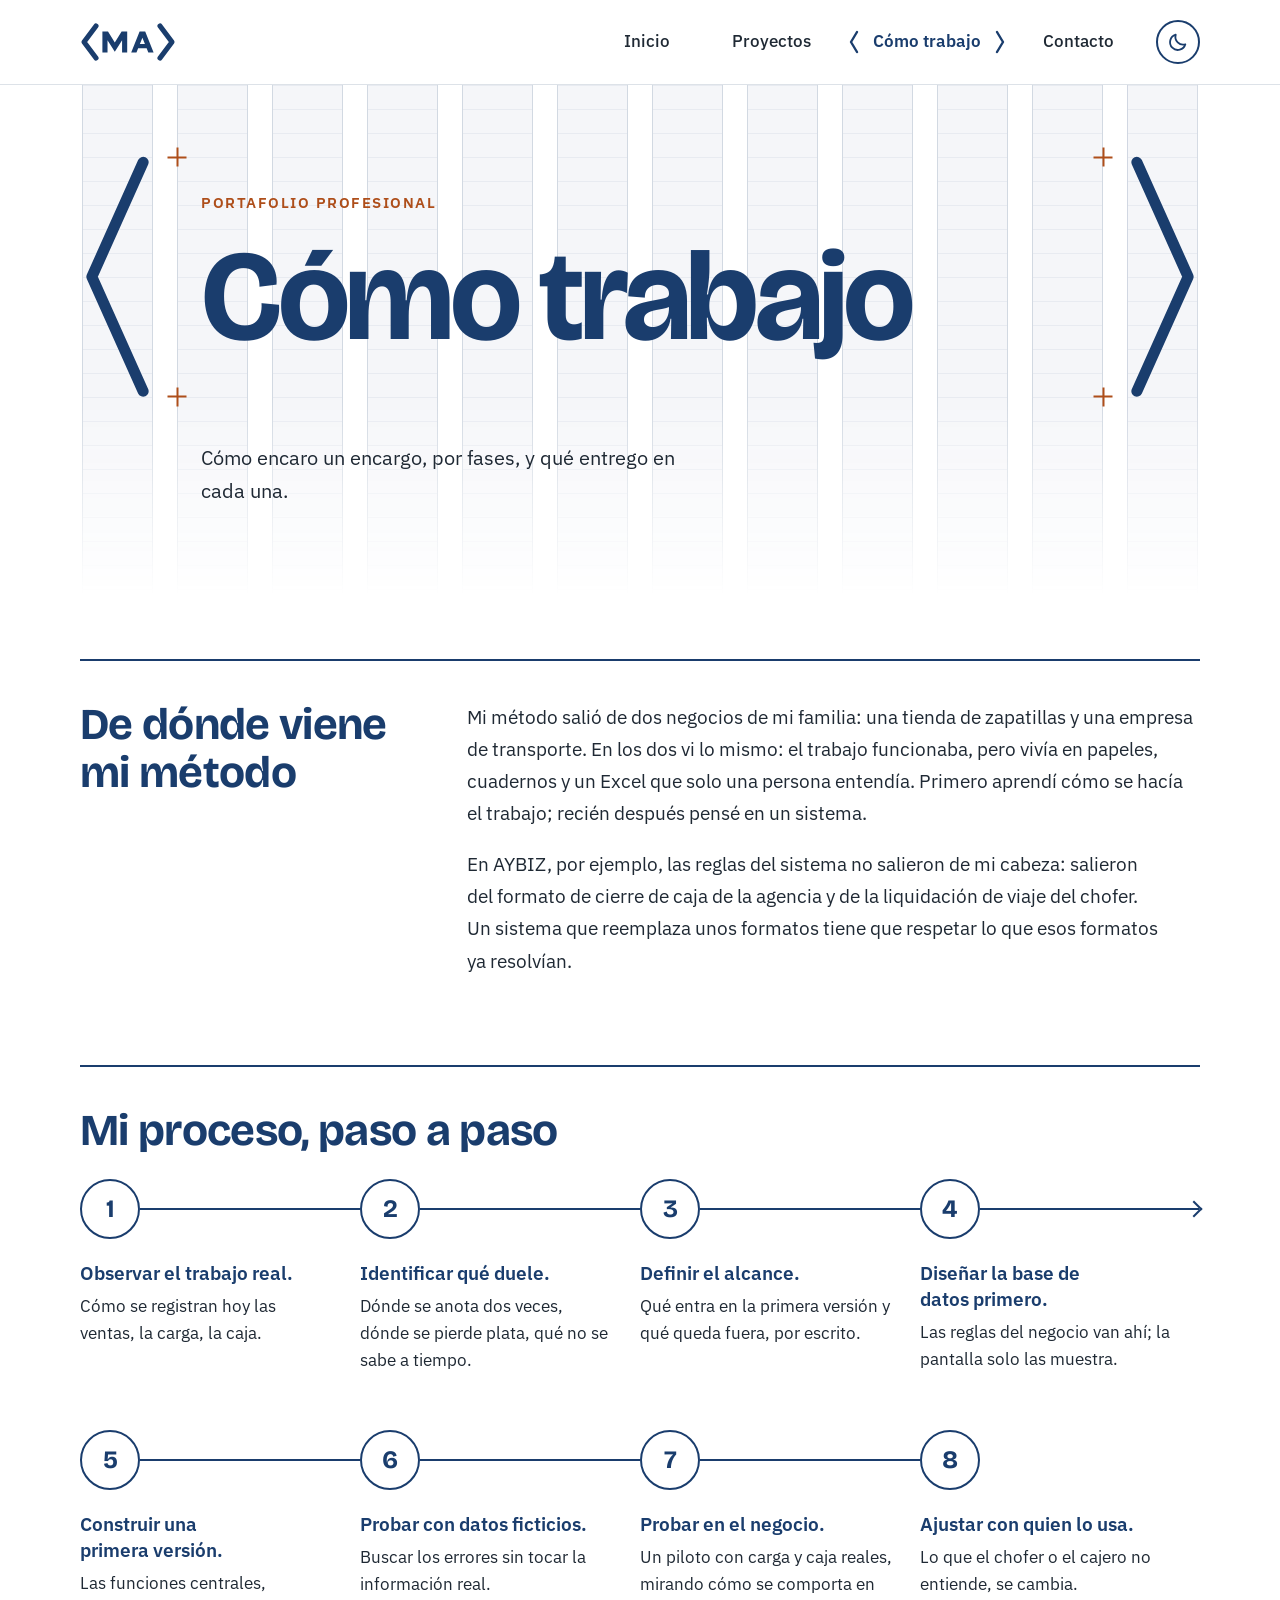
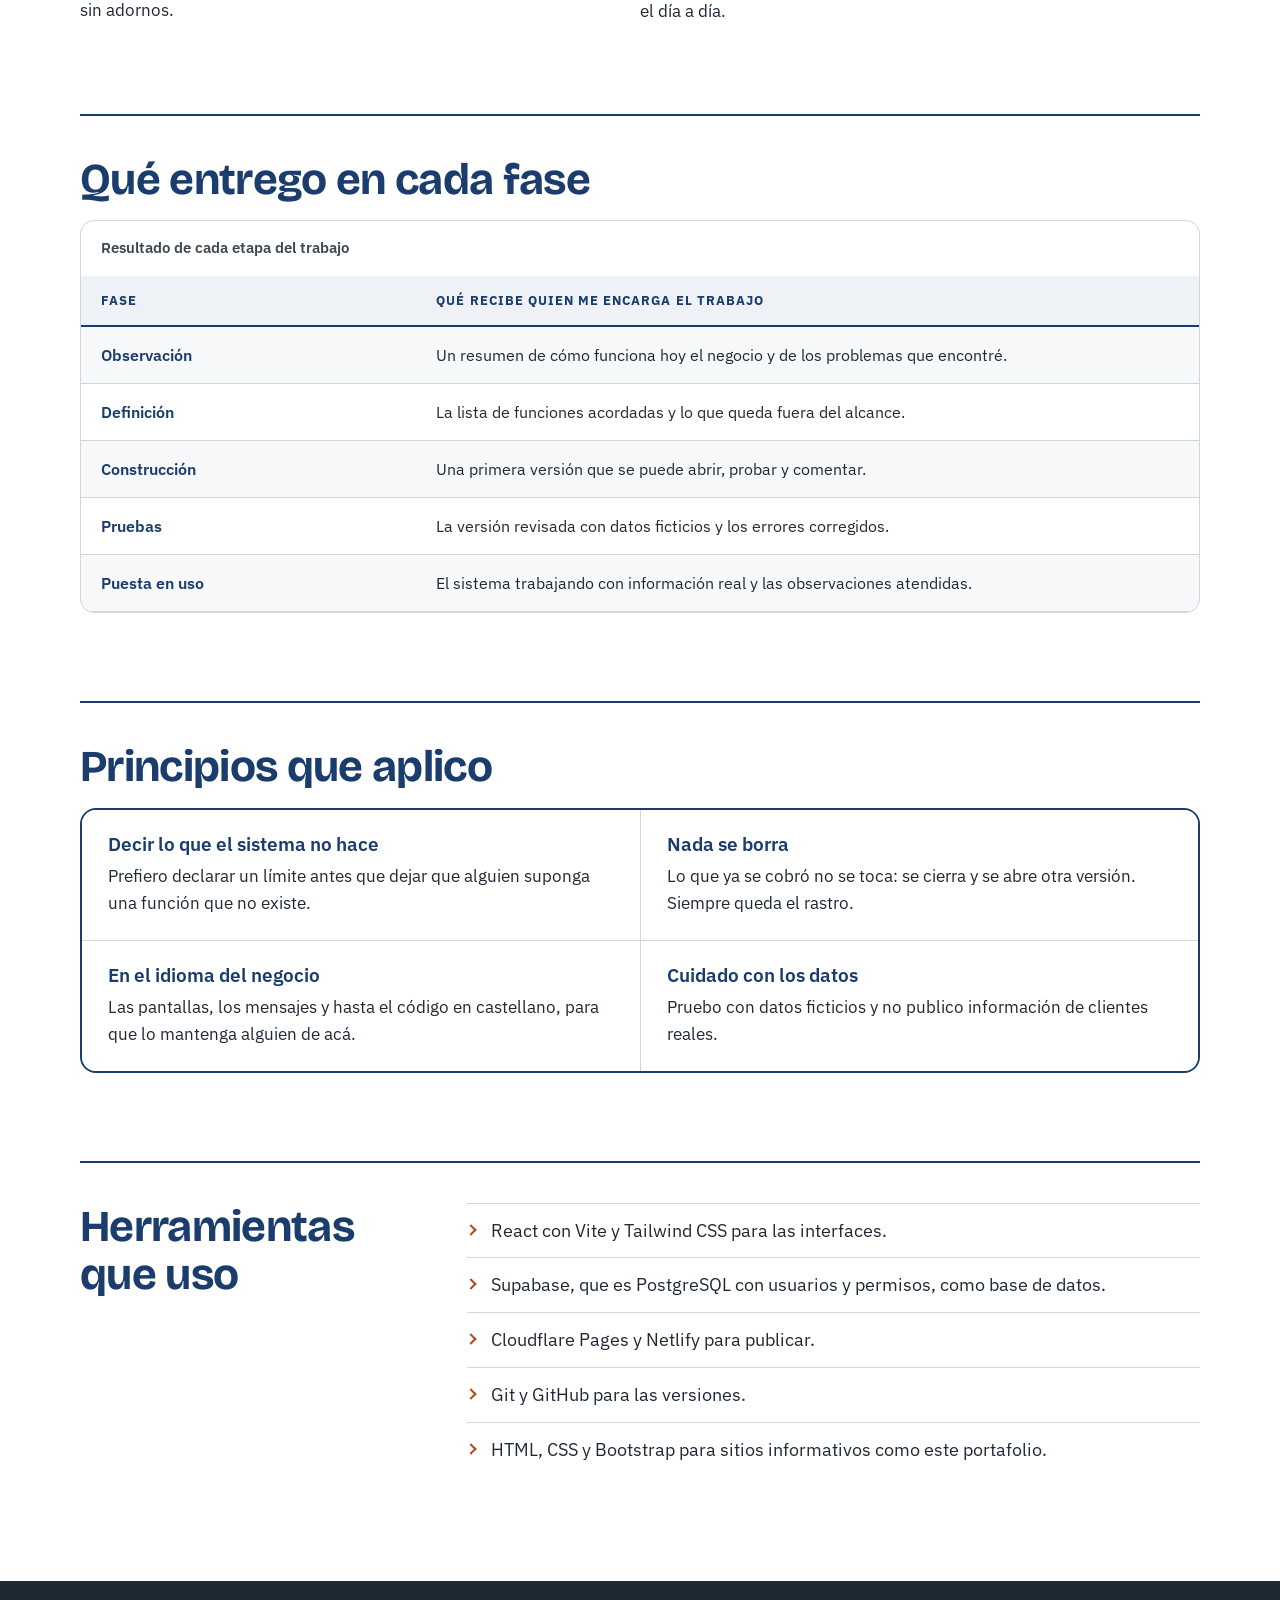
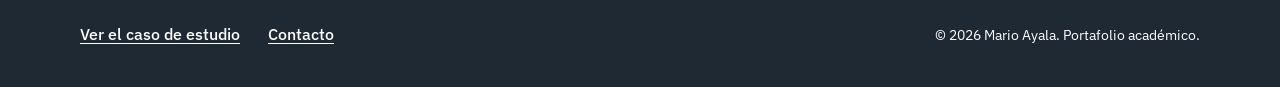
<file: como-trabajo.html>
<!doctype html>
<html lang="es">
  <head>
    <meta charset="utf-8">
    <meta name="viewport" content="width=device-width, initial-scale=1">
    <meta name="description" content="Cómo trabaja Mario Ayala: observa el negocio, define el alcance, construye, prueba con datos ficticios y ajusta con la gente que lo usa.">
    <link rel="icon" href="imagenes/favicon.png" type="image/png">
    <link rel="preconnect" href="https://fonts.googleapis.com">
    <link rel="preconnect" href="https://fonts.gstatic.com" crossorigin>
    <link rel="stylesheet" href="https://fonts.googleapis.com/css2?family=Bricolage+Grotesque:opsz,wght@12..96,700&amp;family=IBM+Plex+Sans:wght@400;500;600&amp;display=swap">
    <link rel="stylesheet" href="https://cdn.jsdelivr.net/npm/bootstrap@5.3.3/dist/css/bootstrap.min.css" integrity="sha384-QWTKZyjpPEjISv5WaRU9OFeRpok6YctnYmDr5pNlyT2bRjXh0JMhjY6hW+ALEwIH" crossorigin="anonymous">
    <link rel="stylesheet" href="css/styles.css">
    <script src="js/tema.js"></script>
    <title>Cómo trabajo | Portafolio de Mario Ayala</title>
  </head>

  <body>
    <a class="visually-hidden-focusable" href="#contenido-principal">Saltar al contenido principal</a>

    <header class="sticky-top">
      <nav class="navbar navbar-expand-lg" aria-label="Navegación principal">
        <div class="container">
          <a class="navbar-brand text-primary" href="index.html">
            <svg class="logo d-block overflow-visible" xmlns="http://www.w3.org/2000/svg" viewBox="0 0 120 60" width="96" height="48" role="img" aria-label="Logo de Mario Ayala, ir al inicio">
              <g fill="none" stroke="currentColor" stroke-width="6.4" stroke-linecap="round" stroke-linejoin="round">
                <polyline class="logo-izq" points="20,10 5,30 20,50"></polyline>
                <polyline class="logo-der" points="100,10 115,30 100,50"></polyline>
              </g>
              <g class="logo-ma" fill="currentColor">
                <polygon points="28,43 28,17 35,17 43.5,30.5 52,17 59,17 59,43 52.6,43 52.6,27.8 43.5,42.25 34.4,27.8 34.4,43"></polygon>
                <path fill-rule="evenodd" d="M64 43 L74.5 17 L81.5 17 L92 43 L85.4 43 L83.3 37.8 L72.7 37.8 L70.6 43 Z M78 24.67 L81.16 32.5 L74.84 32.5 Z"></path>
              </g>
            </svg>
          </a>
          <div class="collapse navbar-collapse" id="menu">
            <ul class="navbar-nav ms-auto">
              <li class="nav-item"><a class="nav-link" href="index.html">Inicio</a></li>
              <li class="nav-item"><a class="nav-link" href="proyectos.html">Proyectos</a></li>
              <li class="nav-item"><a class="nav-link active" href="como-trabajo.html" aria-current="page">Cómo trabajo</a></li>
              <li class="nav-item"><a class="nav-link" href="contacto.html">Contacto</a></li>
            </ul>
          </div>

          <div class="navbar-acciones">
            <button class="tema-boton" type="button" id="tema" aria-label="Activar el modo noche" hidden>
              <svg class="luna" viewBox="0 0 24 24" aria-hidden="true" focusable="false"><path d="M20 14.5A8.5 8.5 0 0 1 9.5 4 8.5 8.5 0 1 0 20 14.5z"/></svg>
              <svg class="sol" viewBox="0 0 24 24" aria-hidden="true" focusable="false"><circle cx="12" cy="12" r="4"/><path d="M12 2v2M12 20v2M4.9 4.9l1.4 1.4M17.7 17.7l1.4 1.4M2 12h2M20 12h2M4.9 19.1l1.4-1.4M17.7 6.3l1.4-1.4"/></svg>
            </button>
            <button class="navbar-toggler" type="button" data-bs-toggle="collapse" data-bs-target="#menu" aria-controls="menu" aria-expanded="false" aria-label="Abrir el menú">
              <span class="navbar-toggler-icon"></span>
            </button>
          </div>
        </div>
      </nav>
    </header>

    <main id="contenido-principal">
      <section class="portada portada-interna portada-como">
        <div class="container">
          <div class="trama" aria-hidden="true">
            <div class="row">
              <div class="col-1"><div class="trama-col"><span aria-hidden="true"></span><span aria-hidden="true"></span><span aria-hidden="true"></span><span aria-hidden="true"></span><span aria-hidden="true"></span><span aria-hidden="true"></span><span aria-hidden="true"></span><span aria-hidden="true"></span><span aria-hidden="true"></span><span aria-hidden="true"></span><span aria-hidden="true"></span><span aria-hidden="true"></span><span aria-hidden="true"></span><span aria-hidden="true"></span><span aria-hidden="true"></span><span aria-hidden="true"></span><span aria-hidden="true"></span><span aria-hidden="true"></span><span aria-hidden="true"></span><span aria-hidden="true"></span><span aria-hidden="true"></span><span aria-hidden="true"></span><span aria-hidden="true"></span><span aria-hidden="true"></span><span aria-hidden="true"></span><span aria-hidden="true"></span><span aria-hidden="true"></span><span aria-hidden="true"></span></div></div>
              <div class="col-1"><div class="trama-col"><span aria-hidden="true"></span><span aria-hidden="true"></span><span aria-hidden="true"></span><span aria-hidden="true"></span><span aria-hidden="true"></span><span aria-hidden="true"></span><span aria-hidden="true"></span><span aria-hidden="true"></span><span aria-hidden="true"></span><span aria-hidden="true"></span><span aria-hidden="true"></span><span aria-hidden="true"></span><span aria-hidden="true"></span><span aria-hidden="true"></span><span aria-hidden="true"></span><span aria-hidden="true"></span><span aria-hidden="true"></span><span aria-hidden="true"></span><span aria-hidden="true"></span><span aria-hidden="true"></span><span aria-hidden="true"></span><span aria-hidden="true"></span><span aria-hidden="true"></span><span aria-hidden="true"></span><span aria-hidden="true"></span><span aria-hidden="true"></span><span aria-hidden="true"></span><span aria-hidden="true"></span></div></div>
              <div class="col-1"><div class="trama-col"><span aria-hidden="true"></span><span aria-hidden="true"></span><span aria-hidden="true"></span><span aria-hidden="true"></span><span aria-hidden="true"></span><span aria-hidden="true"></span><span aria-hidden="true"></span><span aria-hidden="true"></span><span aria-hidden="true"></span><span aria-hidden="true"></span><span aria-hidden="true"></span><span aria-hidden="true"></span><span aria-hidden="true"></span><span aria-hidden="true"></span><span aria-hidden="true"></span><span aria-hidden="true"></span><span aria-hidden="true"></span><span aria-hidden="true"></span><span aria-hidden="true"></span><span aria-hidden="true"></span><span aria-hidden="true"></span><span aria-hidden="true"></span><span aria-hidden="true"></span><span aria-hidden="true"></span><span aria-hidden="true"></span><span aria-hidden="true"></span><span aria-hidden="true"></span><span aria-hidden="true"></span></div></div>
              <div class="col-1"><div class="trama-col"><span aria-hidden="true"></span><span aria-hidden="true"></span><span aria-hidden="true"></span><span aria-hidden="true"></span><span aria-hidden="true"></span><span aria-hidden="true"></span><span aria-hidden="true"></span><span aria-hidden="true"></span><span aria-hidden="true"></span><span aria-hidden="true"></span><span aria-hidden="true"></span><span aria-hidden="true"></span><span aria-hidden="true"></span><span aria-hidden="true"></span><span aria-hidden="true"></span><span aria-hidden="true"></span><span aria-hidden="true"></span><span aria-hidden="true"></span><span aria-hidden="true"></span><span aria-hidden="true"></span><span aria-hidden="true"></span><span aria-hidden="true"></span><span aria-hidden="true"></span><span aria-hidden="true"></span><span aria-hidden="true"></span><span aria-hidden="true"></span><span aria-hidden="true"></span><span aria-hidden="true"></span></div></div>
              <div class="col-1"><div class="trama-col"><span aria-hidden="true"></span><span aria-hidden="true"></span><span aria-hidden="true"></span><span aria-hidden="true"></span><span aria-hidden="true"></span><span aria-hidden="true"></span><span aria-hidden="true"></span><span aria-hidden="true"></span><span aria-hidden="true"></span><span aria-hidden="true"></span><span aria-hidden="true"></span><span aria-hidden="true"></span><span aria-hidden="true"></span><span aria-hidden="true"></span><span aria-hidden="true"></span><span aria-hidden="true"></span><span aria-hidden="true"></span><span aria-hidden="true"></span><span aria-hidden="true"></span><span aria-hidden="true"></span><span aria-hidden="true"></span><span aria-hidden="true"></span><span aria-hidden="true"></span><span aria-hidden="true"></span><span aria-hidden="true"></span><span aria-hidden="true"></span><span aria-hidden="true"></span><span aria-hidden="true"></span></div></div>
              <div class="col-1"><div class="trama-col"><span aria-hidden="true"></span><span aria-hidden="true"></span><span aria-hidden="true"></span><span aria-hidden="true"></span><span aria-hidden="true"></span><span aria-hidden="true"></span><span aria-hidden="true"></span><span aria-hidden="true"></span><span aria-hidden="true"></span><span aria-hidden="true"></span><span aria-hidden="true"></span><span aria-hidden="true"></span><span aria-hidden="true"></span><span aria-hidden="true"></span><span aria-hidden="true"></span><span aria-hidden="true"></span><span aria-hidden="true"></span><span aria-hidden="true"></span><span aria-hidden="true"></span><span aria-hidden="true"></span><span aria-hidden="true"></span><span aria-hidden="true"></span><span aria-hidden="true"></span><span aria-hidden="true"></span><span aria-hidden="true"></span><span aria-hidden="true"></span><span aria-hidden="true"></span><span aria-hidden="true"></span></div></div>
              <div class="col-1"><div class="trama-col"><span aria-hidden="true"></span><span aria-hidden="true"></span><span aria-hidden="true"></span><span aria-hidden="true"></span><span aria-hidden="true"></span><span aria-hidden="true"></span><span aria-hidden="true"></span><span aria-hidden="true"></span><span aria-hidden="true"></span><span aria-hidden="true"></span><span aria-hidden="true"></span><span aria-hidden="true"></span><span aria-hidden="true"></span><span aria-hidden="true"></span><span aria-hidden="true"></span><span aria-hidden="true"></span><span aria-hidden="true"></span><span aria-hidden="true"></span><span aria-hidden="true"></span><span aria-hidden="true"></span><span aria-hidden="true"></span><span aria-hidden="true"></span><span aria-hidden="true"></span><span aria-hidden="true"></span><span aria-hidden="true"></span><span aria-hidden="true"></span><span aria-hidden="true"></span><span aria-hidden="true"></span></div></div>
              <div class="col-1"><div class="trama-col"><span aria-hidden="true"></span><span aria-hidden="true"></span><span aria-hidden="true"></span><span aria-hidden="true"></span><span aria-hidden="true"></span><span aria-hidden="true"></span><span aria-hidden="true"></span><span aria-hidden="true"></span><span aria-hidden="true"></span><span aria-hidden="true"></span><span aria-hidden="true"></span><span aria-hidden="true"></span><span aria-hidden="true"></span><span aria-hidden="true"></span><span aria-hidden="true"></span><span aria-hidden="true"></span><span aria-hidden="true"></span><span aria-hidden="true"></span><span aria-hidden="true"></span><span aria-hidden="true"></span><span aria-hidden="true"></span><span aria-hidden="true"></span><span aria-hidden="true"></span><span aria-hidden="true"></span><span aria-hidden="true"></span><span aria-hidden="true"></span><span aria-hidden="true"></span><span aria-hidden="true"></span></div></div>
              <div class="col-1"><div class="trama-col"><span aria-hidden="true"></span><span aria-hidden="true"></span><span aria-hidden="true"></span><span aria-hidden="true"></span><span aria-hidden="true"></span><span aria-hidden="true"></span><span aria-hidden="true"></span><span aria-hidden="true"></span><span aria-hidden="true"></span><span aria-hidden="true"></span><span aria-hidden="true"></span><span aria-hidden="true"></span><span aria-hidden="true"></span><span aria-hidden="true"></span><span aria-hidden="true"></span><span aria-hidden="true"></span><span aria-hidden="true"></span><span aria-hidden="true"></span><span aria-hidden="true"></span><span aria-hidden="true"></span><span aria-hidden="true"></span><span aria-hidden="true"></span><span aria-hidden="true"></span><span aria-hidden="true"></span><span aria-hidden="true"></span><span aria-hidden="true"></span><span aria-hidden="true"></span><span aria-hidden="true"></span></div></div>
              <div class="col-1"><div class="trama-col"><span aria-hidden="true"></span><span aria-hidden="true"></span><span aria-hidden="true"></span><span aria-hidden="true"></span><span aria-hidden="true"></span><span aria-hidden="true"></span><span aria-hidden="true"></span><span aria-hidden="true"></span><span aria-hidden="true"></span><span aria-hidden="true"></span><span aria-hidden="true"></span><span aria-hidden="true"></span><span aria-hidden="true"></span><span aria-hidden="true"></span><span aria-hidden="true"></span><span aria-hidden="true"></span><span aria-hidden="true"></span><span aria-hidden="true"></span><span aria-hidden="true"></span><span aria-hidden="true"></span><span aria-hidden="true"></span><span aria-hidden="true"></span><span aria-hidden="true"></span><span aria-hidden="true"></span><span aria-hidden="true"></span><span aria-hidden="true"></span><span aria-hidden="true"></span><span aria-hidden="true"></span></div></div>
              <div class="col-1"><div class="trama-col"><span aria-hidden="true"></span><span aria-hidden="true"></span><span aria-hidden="true"></span><span aria-hidden="true"></span><span aria-hidden="true"></span><span aria-hidden="true"></span><span aria-hidden="true"></span><span aria-hidden="true"></span><span aria-hidden="true"></span><span aria-hidden="true"></span><span aria-hidden="true"></span><span aria-hidden="true"></span><span aria-hidden="true"></span><span aria-hidden="true"></span><span aria-hidden="true"></span><span aria-hidden="true"></span><span aria-hidden="true"></span><span aria-hidden="true"></span><span aria-hidden="true"></span><span aria-hidden="true"></span><span aria-hidden="true"></span><span aria-hidden="true"></span><span aria-hidden="true"></span><span aria-hidden="true"></span><span aria-hidden="true"></span><span aria-hidden="true"></span><span aria-hidden="true"></span><span aria-hidden="true"></span></div></div>
              <div class="col-1"><div class="trama-col"><span aria-hidden="true"></span><span aria-hidden="true"></span><span aria-hidden="true"></span><span aria-hidden="true"></span><span aria-hidden="true"></span><span aria-hidden="true"></span><span aria-hidden="true"></span><span aria-hidden="true"></span><span aria-hidden="true"></span><span aria-hidden="true"></span><span aria-hidden="true"></span><span aria-hidden="true"></span><span aria-hidden="true"></span><span aria-hidden="true"></span><span aria-hidden="true"></span><span aria-hidden="true"></span><span aria-hidden="true"></span><span aria-hidden="true"></span><span aria-hidden="true"></span><span aria-hidden="true"></span><span aria-hidden="true"></span><span aria-hidden="true"></span><span aria-hidden="true"></span><span aria-hidden="true"></span><span aria-hidden="true"></span><span aria-hidden="true"></span><span aria-hidden="true"></span><span aria-hidden="true"></span></div></div>
            </div>
          </div>

          <div class="row portada-contenido">
            <div class="col-1 col-tag-izq" aria-hidden="true">
              <div class="corchete"><svg viewBox="0 0 72 360" preserveAspectRatio="none"><polyline points="62,8 10,180 62,352"></polyline></svg></div>
            </div>
            <div class="col-10">
              <div class="portada-titulo">
                <span class="mira mira-1" aria-hidden="true"></span>
                <span class="mira mira-2" aria-hidden="true"></span>
                <span class="mira mira-3" aria-hidden="true"></span>
                <span class="mira mira-4" aria-hidden="true"></span>
                <div class="portada-revelar">
                  <p class="etiqueta">Portafolio profesional</p>
                  <h1>Cómo trabajo</h1>
                </div>
              </div>
            </div>
            <div class="col-1 col-tag-der" aria-hidden="true">
              <div class="corchete"><svg viewBox="0 0 72 360" preserveAspectRatio="none"><polyline points="10,8 62,180 10,352"></polyline></svg></div>
            </div>
            <div class="col-12 col-lg-6 offset-lg-1 portada-texto"><p>Cómo encaro un encargo, por fases, y qué entrego en cada una.</p></div>
          </div>
        </div>
      </section>

      <div class="container contenido">
        <section class="seccion">
          <div class="row fila-dos">
            <div class="col-lg-4"><h2>De dónde viene mi método</h2></div>
            <div class="col-lg-8"><p>Mi método salió de dos negocios de mi familia: una tienda de zapatillas y una empresa de transporte. En los dos vi lo mismo: el trabajo funcionaba, pero vivía en papeles, cuadernos y un Excel que solo una persona entendía. Primero aprendí cómo se hacía el trabajo; recién después pensé en un sistema.</p>
            <p>En AYBIZ, por ejemplo, las reglas del sistema no salieron de mi cabeza: salieron del formato de cierre de caja de la agencia y de la liquidación de viaje del chofer. Un sistema que reemplaza unos formatos tiene que respetar lo que esos formatos ya resolvían.</p></div>
          </div>
        </section>

        <section class="seccion">
          <h2 class="mb-4">Mi proceso, paso a paso</h2>
          <ol class="pasos">
            <li class="paso">
              <div class="paso-fila" aria-hidden="true"><span class="paso-nodo">1</span><span class="paso-linea"></span></div>
              <p><strong>Observar el trabajo real.</strong> Cómo se registran hoy las ventas, la carga, la caja.</p>
            </li>
            <li class="paso">
              <div class="paso-fila" aria-hidden="true"><span class="paso-nodo">2</span><span class="paso-linea"></span></div>
              <p><strong>Identificar qué duele.</strong> Dónde se anota dos veces, dónde se pierde plata, qué no se sabe a tiempo.</p>
            </li>
            <li class="paso">
              <div class="paso-fila" aria-hidden="true"><span class="paso-nodo">3</span><span class="paso-linea"></span></div>
              <p><strong>Definir el alcance.</strong> Qué entra en la primera versión y qué queda fuera, por escrito.</p>
            </li>
            <li class="paso">
              <div class="paso-fila" aria-hidden="true"><span class="paso-nodo">4</span><span class="paso-linea"></span><span class="paso-flecha"></span></div>
              <p><strong>Diseñar la base de datos primero.</strong> Las reglas del negocio van ahí; la pantalla solo las muestra.</p>
            </li>
            <li class="paso">
              <div class="paso-fila" aria-hidden="true"><span class="paso-nodo">5</span><span class="paso-linea"></span></div>
              <p><strong>Construir una primera versión.</strong> Las funciones centrales, sin adornos.</p>
            </li>
            <li class="paso">
              <div class="paso-fila" aria-hidden="true"><span class="paso-nodo">6</span><span class="paso-linea"></span></div>
              <p><strong>Probar con datos ficticios.</strong> Buscar los errores sin tocar la información real.</p>
            </li>
            <li class="paso">
              <div class="paso-fila" aria-hidden="true"><span class="paso-nodo">7</span><span class="paso-linea"></span></div>
              <p><strong>Probar en el negocio.</strong> Un piloto con carga y caja reales, mirando cómo se comporta en el día a día.</p>
            </li>
            <li class="paso">
              <div class="paso-fila" aria-hidden="true"><span class="paso-nodo">8</span><span class="paso-linea"></span></div>
              <p><strong>Ajustar con quien lo usa.</strong> Lo que el chofer o el cajero no entiende, se cambia.</p>
            </li>
          </ol>
        </section>

        <section class="seccion">
          <h2 class="mb-3">Qué entrego en cada fase</h2>
          <div class="tabla-marco" role="region" tabindex="0" aria-labelledby="cap-fases">
            <table class="table table-striped table-hover tabla-datos tabla-2col tabla-30 caption-top">
              <caption id="cap-fases">Resultado de cada etapa del trabajo</caption>
              <thead>
                <tr>
                  <th scope="col">Fase</th>
                  <th scope="col">Qué recibe quien me encarga el trabajo</th>
                </tr>
              </thead>
              <tbody>
                <tr><th scope="row">Observación</th><td>Un resumen de cómo funciona hoy el negocio y de los problemas que encontré.</td></tr>
                <tr><th scope="row">Definición</th><td>La lista de funciones acordadas y lo que queda fuera del alcance.</td></tr>
                <tr><th scope="row">Construcción</th><td>Una primera versión que se puede abrir, probar y comentar.</td></tr>
                <tr><th scope="row">Pruebas</th><td>La versión revisada con datos ficticios y los errores corregidos.</td></tr>
                <tr><th scope="row">Puesta en uso</th><td>El sistema trabajando con información real y las observaciones atendidas.</td></tr>
              </tbody>
            </table>
          </div>
        </section>

        <section class="seccion">
          <h2 class="mb-3">Principios que aplico</h2>
          <dl class="cuadricula-dl">
            <div><dt>Decir lo que el sistema no hace</dt><dd>Prefiero declarar un límite antes que dejar que alguien suponga una función que no existe.</dd></div>
            <div><dt>Nada se borra</dt><dd>Lo que ya se cobró no se toca: se cierra y se abre otra versión. Siempre queda el rastro.</dd></div>
            <div><dt>En el idioma del negocio</dt><dd>Las pantallas, los mensajes y hasta el código en castellano, para que lo mantenga alguien de acá.</dd></div>
            <div><dt>Cuidado con los datos</dt><dd>Pruebo con datos ficticios y no publico información de clientes reales.</dd></div>
          </dl>
        </section>

        <section class="seccion">
          <div class="row fila-dos">
            <div class="col-lg-4"><h2>Herramientas que uso</h2></div>
            <div class="col-lg-8"><ul class="lista-flecha lista-grande">
              <li>React con Vite y Tailwind CSS para las interfaces.</li>
              <li>Supabase, que es PostgreSQL con usuarios y permisos, como base de datos.</li>
              <li>Cloudflare Pages y Netlify para publicar.</li>
              <li>Git y GitHub para las versiones.</li>
              <li>HTML, CSS y Bootstrap para sitios informativos como este portafolio.</li>
            </ul></div>
          </div>
        </section>
      </div>
    </main>

    <footer class="pie">
      <div class="container">
        <nav aria-label="Enlaces del pie de página">
          <ul class="nav">
            <li class="nav-item"><a class="nav-link ps-0" href="caso-aybiz.html">Ver el caso de estudio</a></li>
            <li class="nav-item"><a class="nav-link" href="contacto.html">Contacto</a></li>
          </ul>
        </nav>
        <p><small>&copy; 2026 Mario Ayala. Portafolio académico.</small></p>
      </div>
    </footer>

    <!-- el script de Bootstrap va al final; en este sitio solo lo usa el botón del menú -->
    <script src="https://cdn.jsdelivr.net/npm/bootstrap@5.3.3/dist/js/bootstrap.bundle.min.js" integrity="sha384-YvpcrYf0tY3lHB60NNkmXc5s9fDVZLESaAA55NDzOxhy9GkcIdslK1eN7N6jIeHz" crossorigin="anonymous"></script>
  </body>
</html>
</file>
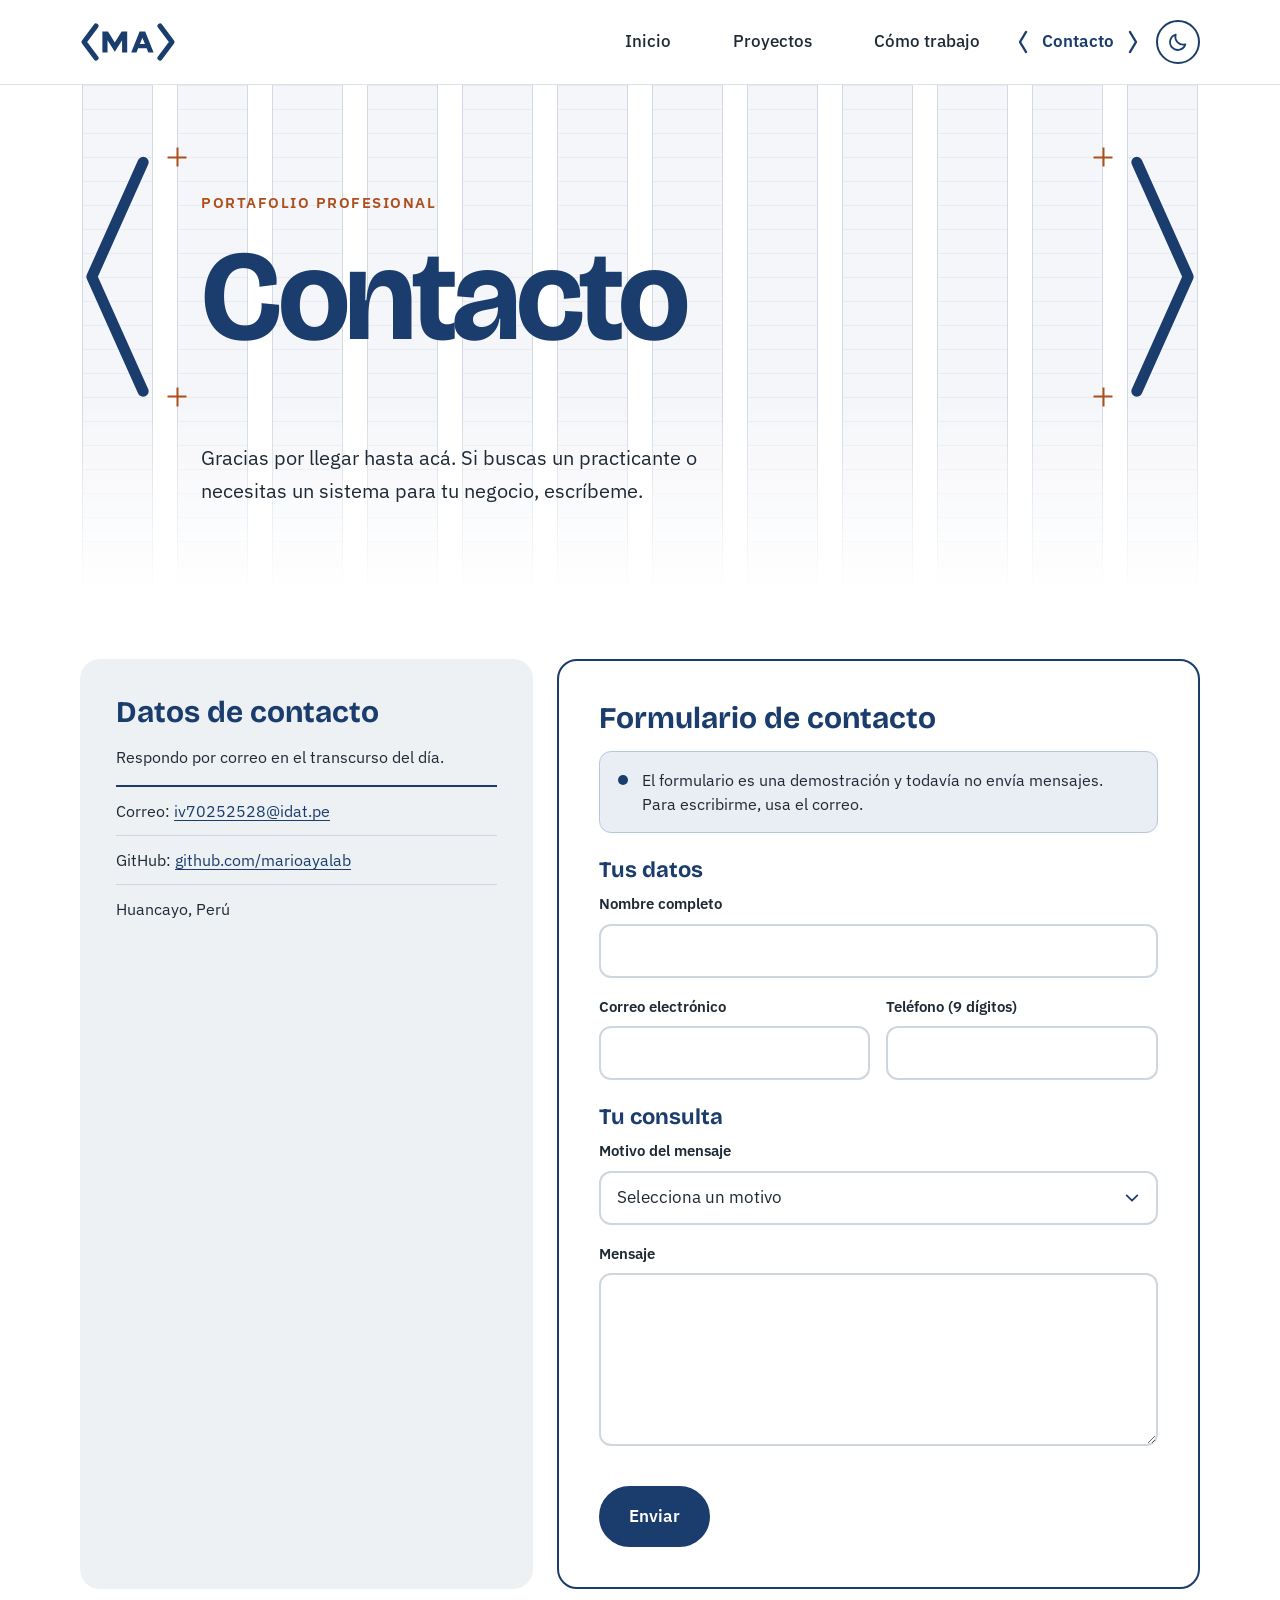
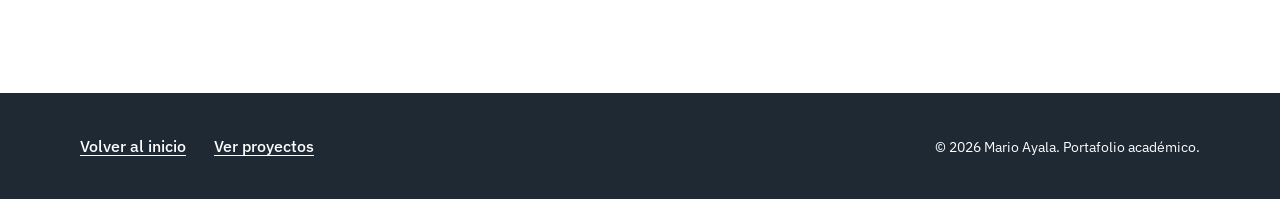
<file: contacto.html>
<!doctype html>
<html lang="es">
  <head>
    <meta charset="utf-8">
    <meta name="viewport" content="width=device-width, initial-scale=1">
    <meta name="description" content="Contacto de Mario Ayala, desarrollador de sistemas en Huancayo: correo, GitHub y formulario.">
    <link rel="icon" href="imagenes/favicon.png" type="image/png">
    <link rel="preconnect" href="https://fonts.googleapis.com">
    <link rel="preconnect" href="https://fonts.gstatic.com" crossorigin>
    <link rel="stylesheet" href="https://fonts.googleapis.com/css2?family=Bricolage+Grotesque:opsz,wght@12..96,700&amp;family=IBM+Plex+Sans:wght@400;500;600&amp;display=swap">
    <link rel="stylesheet" href="https://cdn.jsdelivr.net/npm/bootstrap@5.3.3/dist/css/bootstrap.min.css" integrity="sha384-QWTKZyjpPEjISv5WaRU9OFeRpok6YctnYmDr5pNlyT2bRjXh0JMhjY6hW+ALEwIH" crossorigin="anonymous">
    <link rel="stylesheet" href="css/styles.css">
    <script src="js/tema.js"></script>
    <title>Contacto | Portafolio de Mario Ayala</title>
  </head>

  <body>
    <a class="visually-hidden-focusable" href="#contenido-principal">Saltar al contenido principal</a>

    <header class="sticky-top">
      <nav class="navbar navbar-expand-lg" aria-label="Navegación principal">
        <div class="container">
          <a class="navbar-brand text-primary" href="index.html">
            <svg class="logo d-block overflow-visible" xmlns="http://www.w3.org/2000/svg" viewBox="0 0 120 60" width="96" height="48" role="img" aria-label="Logo de Mario Ayala, ir al inicio">
              <g fill="none" stroke="currentColor" stroke-width="6.4" stroke-linecap="round" stroke-linejoin="round">
                <polyline class="logo-izq" points="20,10 5,30 20,50"></polyline>
                <polyline class="logo-der" points="100,10 115,30 100,50"></polyline>
              </g>
              <g class="logo-ma" fill="currentColor">
                <polygon points="28,43 28,17 35,17 43.5,30.5 52,17 59,17 59,43 52.6,43 52.6,27.8 43.5,42.25 34.4,27.8 34.4,43"></polygon>
                <path fill-rule="evenodd" d="M64 43 L74.5 17 L81.5 17 L92 43 L85.4 43 L83.3 37.8 L72.7 37.8 L70.6 43 Z M78 24.67 L81.16 32.5 L74.84 32.5 Z"></path>
              </g>
            </svg>
          </a>
          <div class="collapse navbar-collapse" id="menu">
            <ul class="navbar-nav ms-auto">
              <li class="nav-item"><a class="nav-link" href="index.html">Inicio</a></li>
              <li class="nav-item"><a class="nav-link" href="proyectos.html">Proyectos</a></li>
              <li class="nav-item"><a class="nav-link" href="como-trabajo.html">Cómo trabajo</a></li>
              <li class="nav-item"><a class="nav-link active" href="contacto.html" aria-current="page">Contacto</a></li>
            </ul>
          </div>

          <div class="navbar-acciones">
            <button class="tema-boton" type="button" id="tema" aria-label="Activar el modo noche" hidden>
              <svg class="luna" viewBox="0 0 24 24" aria-hidden="true" focusable="false"><path d="M20 14.5A8.5 8.5 0 0 1 9.5 4 8.5 8.5 0 1 0 20 14.5z"/></svg>
              <svg class="sol" viewBox="0 0 24 24" aria-hidden="true" focusable="false"><circle cx="12" cy="12" r="4"/><path d="M12 2v2M12 20v2M4.9 4.9l1.4 1.4M17.7 17.7l1.4 1.4M2 12h2M20 12h2M4.9 19.1l1.4-1.4M17.7 6.3l1.4-1.4"/></svg>
            </button>
            <button class="navbar-toggler" type="button" data-bs-toggle="collapse" data-bs-target="#menu" aria-controls="menu" aria-expanded="false" aria-label="Abrir el menú">
              <span class="navbar-toggler-icon"></span>
            </button>
          </div>
        </div>
      </nav>
    </header>

    <main id="contenido-principal">
      <section class="portada portada-interna">
        <div class="container">
          <div class="trama" aria-hidden="true">
            <div class="row">
              <div class="col-1"><div class="trama-col"><span aria-hidden="true"></span><span aria-hidden="true"></span><span aria-hidden="true"></span><span aria-hidden="true"></span><span aria-hidden="true"></span><span aria-hidden="true"></span><span aria-hidden="true"></span><span aria-hidden="true"></span><span aria-hidden="true"></span><span aria-hidden="true"></span><span aria-hidden="true"></span><span aria-hidden="true"></span><span aria-hidden="true"></span><span aria-hidden="true"></span><span aria-hidden="true"></span><span aria-hidden="true"></span><span aria-hidden="true"></span><span aria-hidden="true"></span><span aria-hidden="true"></span><span aria-hidden="true"></span><span aria-hidden="true"></span><span aria-hidden="true"></span><span aria-hidden="true"></span><span aria-hidden="true"></span><span aria-hidden="true"></span><span aria-hidden="true"></span><span aria-hidden="true"></span><span aria-hidden="true"></span></div></div>
              <div class="col-1"><div class="trama-col"><span aria-hidden="true"></span><span aria-hidden="true"></span><span aria-hidden="true"></span><span aria-hidden="true"></span><span aria-hidden="true"></span><span aria-hidden="true"></span><span aria-hidden="true"></span><span aria-hidden="true"></span><span aria-hidden="true"></span><span aria-hidden="true"></span><span aria-hidden="true"></span><span aria-hidden="true"></span><span aria-hidden="true"></span><span aria-hidden="true"></span><span aria-hidden="true"></span><span aria-hidden="true"></span><span aria-hidden="true"></span><span aria-hidden="true"></span><span aria-hidden="true"></span><span aria-hidden="true"></span><span aria-hidden="true"></span><span aria-hidden="true"></span><span aria-hidden="true"></span><span aria-hidden="true"></span><span aria-hidden="true"></span><span aria-hidden="true"></span><span aria-hidden="true"></span><span aria-hidden="true"></span></div></div>
              <div class="col-1"><div class="trama-col"><span aria-hidden="true"></span><span aria-hidden="true"></span><span aria-hidden="true"></span><span aria-hidden="true"></span><span aria-hidden="true"></span><span aria-hidden="true"></span><span aria-hidden="true"></span><span aria-hidden="true"></span><span aria-hidden="true"></span><span aria-hidden="true"></span><span aria-hidden="true"></span><span aria-hidden="true"></span><span aria-hidden="true"></span><span aria-hidden="true"></span><span aria-hidden="true"></span><span aria-hidden="true"></span><span aria-hidden="true"></span><span aria-hidden="true"></span><span aria-hidden="true"></span><span aria-hidden="true"></span><span aria-hidden="true"></span><span aria-hidden="true"></span><span aria-hidden="true"></span><span aria-hidden="true"></span><span aria-hidden="true"></span><span aria-hidden="true"></span><span aria-hidden="true"></span><span aria-hidden="true"></span></div></div>
              <div class="col-1"><div class="trama-col"><span aria-hidden="true"></span><span aria-hidden="true"></span><span aria-hidden="true"></span><span aria-hidden="true"></span><span aria-hidden="true"></span><span aria-hidden="true"></span><span aria-hidden="true"></span><span aria-hidden="true"></span><span aria-hidden="true"></span><span aria-hidden="true"></span><span aria-hidden="true"></span><span aria-hidden="true"></span><span aria-hidden="true"></span><span aria-hidden="true"></span><span aria-hidden="true"></span><span aria-hidden="true"></span><span aria-hidden="true"></span><span aria-hidden="true"></span><span aria-hidden="true"></span><span aria-hidden="true"></span><span aria-hidden="true"></span><span aria-hidden="true"></span><span aria-hidden="true"></span><span aria-hidden="true"></span><span aria-hidden="true"></span><span aria-hidden="true"></span><span aria-hidden="true"></span><span aria-hidden="true"></span></div></div>
              <div class="col-1"><div class="trama-col"><span aria-hidden="true"></span><span aria-hidden="true"></span><span aria-hidden="true"></span><span aria-hidden="true"></span><span aria-hidden="true"></span><span aria-hidden="true"></span><span aria-hidden="true"></span><span aria-hidden="true"></span><span aria-hidden="true"></span><span aria-hidden="true"></span><span aria-hidden="true"></span><span aria-hidden="true"></span><span aria-hidden="true"></span><span aria-hidden="true"></span><span aria-hidden="true"></span><span aria-hidden="true"></span><span aria-hidden="true"></span><span aria-hidden="true"></span><span aria-hidden="true"></span><span aria-hidden="true"></span><span aria-hidden="true"></span><span aria-hidden="true"></span><span aria-hidden="true"></span><span aria-hidden="true"></span><span aria-hidden="true"></span><span aria-hidden="true"></span><span aria-hidden="true"></span><span aria-hidden="true"></span></div></div>
              <div class="col-1"><div class="trama-col"><span aria-hidden="true"></span><span aria-hidden="true"></span><span aria-hidden="true"></span><span aria-hidden="true"></span><span aria-hidden="true"></span><span aria-hidden="true"></span><span aria-hidden="true"></span><span aria-hidden="true"></span><span aria-hidden="true"></span><span aria-hidden="true"></span><span aria-hidden="true"></span><span aria-hidden="true"></span><span aria-hidden="true"></span><span aria-hidden="true"></span><span aria-hidden="true"></span><span aria-hidden="true"></span><span aria-hidden="true"></span><span aria-hidden="true"></span><span aria-hidden="true"></span><span aria-hidden="true"></span><span aria-hidden="true"></span><span aria-hidden="true"></span><span aria-hidden="true"></span><span aria-hidden="true"></span><span aria-hidden="true"></span><span aria-hidden="true"></span><span aria-hidden="true"></span><span aria-hidden="true"></span></div></div>
              <div class="col-1"><div class="trama-col"><span aria-hidden="true"></span><span aria-hidden="true"></span><span aria-hidden="true"></span><span aria-hidden="true"></span><span aria-hidden="true"></span><span aria-hidden="true"></span><span aria-hidden="true"></span><span aria-hidden="true"></span><span aria-hidden="true"></span><span aria-hidden="true"></span><span aria-hidden="true"></span><span aria-hidden="true"></span><span aria-hidden="true"></span><span aria-hidden="true"></span><span aria-hidden="true"></span><span aria-hidden="true"></span><span aria-hidden="true"></span><span aria-hidden="true"></span><span aria-hidden="true"></span><span aria-hidden="true"></span><span aria-hidden="true"></span><span aria-hidden="true"></span><span aria-hidden="true"></span><span aria-hidden="true"></span><span aria-hidden="true"></span><span aria-hidden="true"></span><span aria-hidden="true"></span><span aria-hidden="true"></span></div></div>
              <div class="col-1"><div class="trama-col"><span aria-hidden="true"></span><span aria-hidden="true"></span><span aria-hidden="true"></span><span aria-hidden="true"></span><span aria-hidden="true"></span><span aria-hidden="true"></span><span aria-hidden="true"></span><span aria-hidden="true"></span><span aria-hidden="true"></span><span aria-hidden="true"></span><span aria-hidden="true"></span><span aria-hidden="true"></span><span aria-hidden="true"></span><span aria-hidden="true"></span><span aria-hidden="true"></span><span aria-hidden="true"></span><span aria-hidden="true"></span><span aria-hidden="true"></span><span aria-hidden="true"></span><span aria-hidden="true"></span><span aria-hidden="true"></span><span aria-hidden="true"></span><span aria-hidden="true"></span><span aria-hidden="true"></span><span aria-hidden="true"></span><span aria-hidden="true"></span><span aria-hidden="true"></span><span aria-hidden="true"></span></div></div>
              <div class="col-1"><div class="trama-col"><span aria-hidden="true"></span><span aria-hidden="true"></span><span aria-hidden="true"></span><span aria-hidden="true"></span><span aria-hidden="true"></span><span aria-hidden="true"></span><span aria-hidden="true"></span><span aria-hidden="true"></span><span aria-hidden="true"></span><span aria-hidden="true"></span><span aria-hidden="true"></span><span aria-hidden="true"></span><span aria-hidden="true"></span><span aria-hidden="true"></span><span aria-hidden="true"></span><span aria-hidden="true"></span><span aria-hidden="true"></span><span aria-hidden="true"></span><span aria-hidden="true"></span><span aria-hidden="true"></span><span aria-hidden="true"></span><span aria-hidden="true"></span><span aria-hidden="true"></span><span aria-hidden="true"></span><span aria-hidden="true"></span><span aria-hidden="true"></span><span aria-hidden="true"></span><span aria-hidden="true"></span></div></div>
              <div class="col-1"><div class="trama-col"><span aria-hidden="true"></span><span aria-hidden="true"></span><span aria-hidden="true"></span><span aria-hidden="true"></span><span aria-hidden="true"></span><span aria-hidden="true"></span><span aria-hidden="true"></span><span aria-hidden="true"></span><span aria-hidden="true"></span><span aria-hidden="true"></span><span aria-hidden="true"></span><span aria-hidden="true"></span><span aria-hidden="true"></span><span aria-hidden="true"></span><span aria-hidden="true"></span><span aria-hidden="true"></span><span aria-hidden="true"></span><span aria-hidden="true"></span><span aria-hidden="true"></span><span aria-hidden="true"></span><span aria-hidden="true"></span><span aria-hidden="true"></span><span aria-hidden="true"></span><span aria-hidden="true"></span><span aria-hidden="true"></span><span aria-hidden="true"></span><span aria-hidden="true"></span><span aria-hidden="true"></span></div></div>
              <div class="col-1"><div class="trama-col"><span aria-hidden="true"></span><span aria-hidden="true"></span><span aria-hidden="true"></span><span aria-hidden="true"></span><span aria-hidden="true"></span><span aria-hidden="true"></span><span aria-hidden="true"></span><span aria-hidden="true"></span><span aria-hidden="true"></span><span aria-hidden="true"></span><span aria-hidden="true"></span><span aria-hidden="true"></span><span aria-hidden="true"></span><span aria-hidden="true"></span><span aria-hidden="true"></span><span aria-hidden="true"></span><span aria-hidden="true"></span><span aria-hidden="true"></span><span aria-hidden="true"></span><span aria-hidden="true"></span><span aria-hidden="true"></span><span aria-hidden="true"></span><span aria-hidden="true"></span><span aria-hidden="true"></span><span aria-hidden="true"></span><span aria-hidden="true"></span><span aria-hidden="true"></span><span aria-hidden="true"></span></div></div>
              <div class="col-1"><div class="trama-col"><span aria-hidden="true"></span><span aria-hidden="true"></span><span aria-hidden="true"></span><span aria-hidden="true"></span><span aria-hidden="true"></span><span aria-hidden="true"></span><span aria-hidden="true"></span><span aria-hidden="true"></span><span aria-hidden="true"></span><span aria-hidden="true"></span><span aria-hidden="true"></span><span aria-hidden="true"></span><span aria-hidden="true"></span><span aria-hidden="true"></span><span aria-hidden="true"></span><span aria-hidden="true"></span><span aria-hidden="true"></span><span aria-hidden="true"></span><span aria-hidden="true"></span><span aria-hidden="true"></span><span aria-hidden="true"></span><span aria-hidden="true"></span><span aria-hidden="true"></span><span aria-hidden="true"></span><span aria-hidden="true"></span><span aria-hidden="true"></span><span aria-hidden="true"></span><span aria-hidden="true"></span></div></div>
            </div>
          </div>

          <div class="row portada-contenido">
            <div class="col-1 col-tag-izq" aria-hidden="true">
              <div class="corchete"><svg viewBox="0 0 72 360" preserveAspectRatio="none"><polyline points="62,8 10,180 62,352"></polyline></svg></div>
            </div>
            <div class="col-10">
              <div class="portada-titulo">
                <span class="mira mira-1" aria-hidden="true"></span>
                <span class="mira mira-2" aria-hidden="true"></span>
                <span class="mira mira-3" aria-hidden="true"></span>
                <span class="mira mira-4" aria-hidden="true"></span>
                <div class="portada-revelar">
                  <p class="etiqueta">Portafolio profesional</p>
                  <h1>Contacto</h1>
                </div>
              </div>
            </div>
            <div class="col-1 col-tag-der" aria-hidden="true">
              <div class="corchete"><svg viewBox="0 0 72 360" preserveAspectRatio="none"><polyline points="10,8 62,180 10,352"></polyline></svg></div>
            </div>
            <div class="col-12 col-lg-6 offset-lg-1 portada-texto"><p>Gracias por llegar hasta acá. Si buscas un practicante o necesitas un sistema para tu negocio, escríbeme.</p></div>
          </div>
        </div>
      </section>

      <div class="container contenido">
        <div class="row g-4">
          <section class="col-lg-5">
            <div class="card card-suave tarjeta-datos h-100">
              <div class="card-body">
                <h2 class="titulo-tarjeta">Datos de contacto</h2>
                <p>Respondo por correo en el transcurso del día.</p>
                <address class="mb-0">
                  <ul class="datos-contacto">
                    <li>Correo: <a href="mailto:iv70252528@idat.pe">iv70252528@idat.pe</a></li>
                    <li>GitHub: <a href="https://github.com/marioayalab" target="_blank" rel="noopener">github.com/marioayalab</a></li>
                    <li>Huancayo, Perú</li>
                  </ul>
                </address>
              </div>
            </div>
          </section>

          <section class="col-lg-7">
            <div class="card tarjeta-formulario">
              <div class="card-body">
                <h2 class="titulo-tarjeta">Formulario de contacto</h2>

                <div class="aviso">
                  <span>El formulario es una demostración y todavía no envía mensajes.
                  Para escribirme, usa el correo.</span>
                </div>

                <form>
                  <fieldset class="mb-4">
                    <legend class="form-legend">Tus datos</legend>
                    <div class="mb-3">
                      <label class="form-label" for="nombre">Nombre completo</label>
                      <input class="form-control" id="nombre" name="nombre" type="text" autocomplete="name" required>
                    </div>
                    <div class="row g-3">
                      <div class="col-md-6">
                        <label class="form-label" for="correo">Correo electrónico</label>
                        <input class="form-control" id="correo" name="correo" type="email" autocomplete="email" required>
                      </div>
                      <div class="col-md-6">
                        <label class="form-label" for="telefono">Teléfono (9 dígitos)</label>
                        <input class="form-control" id="telefono" name="telefono" type="tel" pattern="[0-9]{9}" maxlength="9" inputmode="numeric" autocomplete="tel" required>
                      </div>
                    </div>
                  </fieldset>

                  <fieldset class="mb-4">
                    <legend class="form-legend">Tu consulta</legend>
                    <div class="mb-3">
                      <label class="form-label" for="motivo">Motivo del mensaje</label>
                      <select class="form-select" id="motivo" name="motivo" required>
                        <option value="" selected disabled>Selecciona un motivo</option>
                        <option value="practicas">Prácticas o empleo junior</option>
                        <option value="sistema">Encargo de un sistema</option>
                        <option value="colaboracion">Colaboración en un proyecto</option>
                        <option value="otro">Otro</option>
                      </select>
                    </div>
                    <div class="mb-3">
                      <label class="form-label" for="mensaje">Mensaje</label>
                      <textarea class="form-control" id="mensaje" name="mensaje" rows="6" required></textarea>
                    </div>
                  </fieldset>

                  <div class="d-grid d-md-block">
                    <button class="btn btn-primary rounded-pill" type="submit">Enviar</button>
                  </div>
                </form>
              </div>
            </div>
          </section>
        </div>
      </div>
    </main>

    <footer class="pie">
      <div class="container">
        <nav aria-label="Enlaces del pie de página">
          <ul class="nav">
            <li class="nav-item"><a class="nav-link ps-0" href="index.html">Volver al inicio</a></li>
            <li class="nav-item"><a class="nav-link" href="proyectos.html">Ver proyectos</a></li>
          </ul>
        </nav>
        <p><small>&copy; 2026 Mario Ayala. Portafolio académico.</small></p>
      </div>
    </footer>

    <!-- el script de Bootstrap va al final; en este sitio solo lo usa el botón del menú -->
    <script src="https://cdn.jsdelivr.net/npm/bootstrap@5.3.3/dist/js/bootstrap.bundle.min.js" integrity="sha384-YvpcrYf0tY3lHB60NNkmXc5s9fDVZLESaAA55NDzOxhy9GkcIdslK1eN7N6jIeHz" crossorigin="anonymous"></script>
  </body>
</html>
</file>
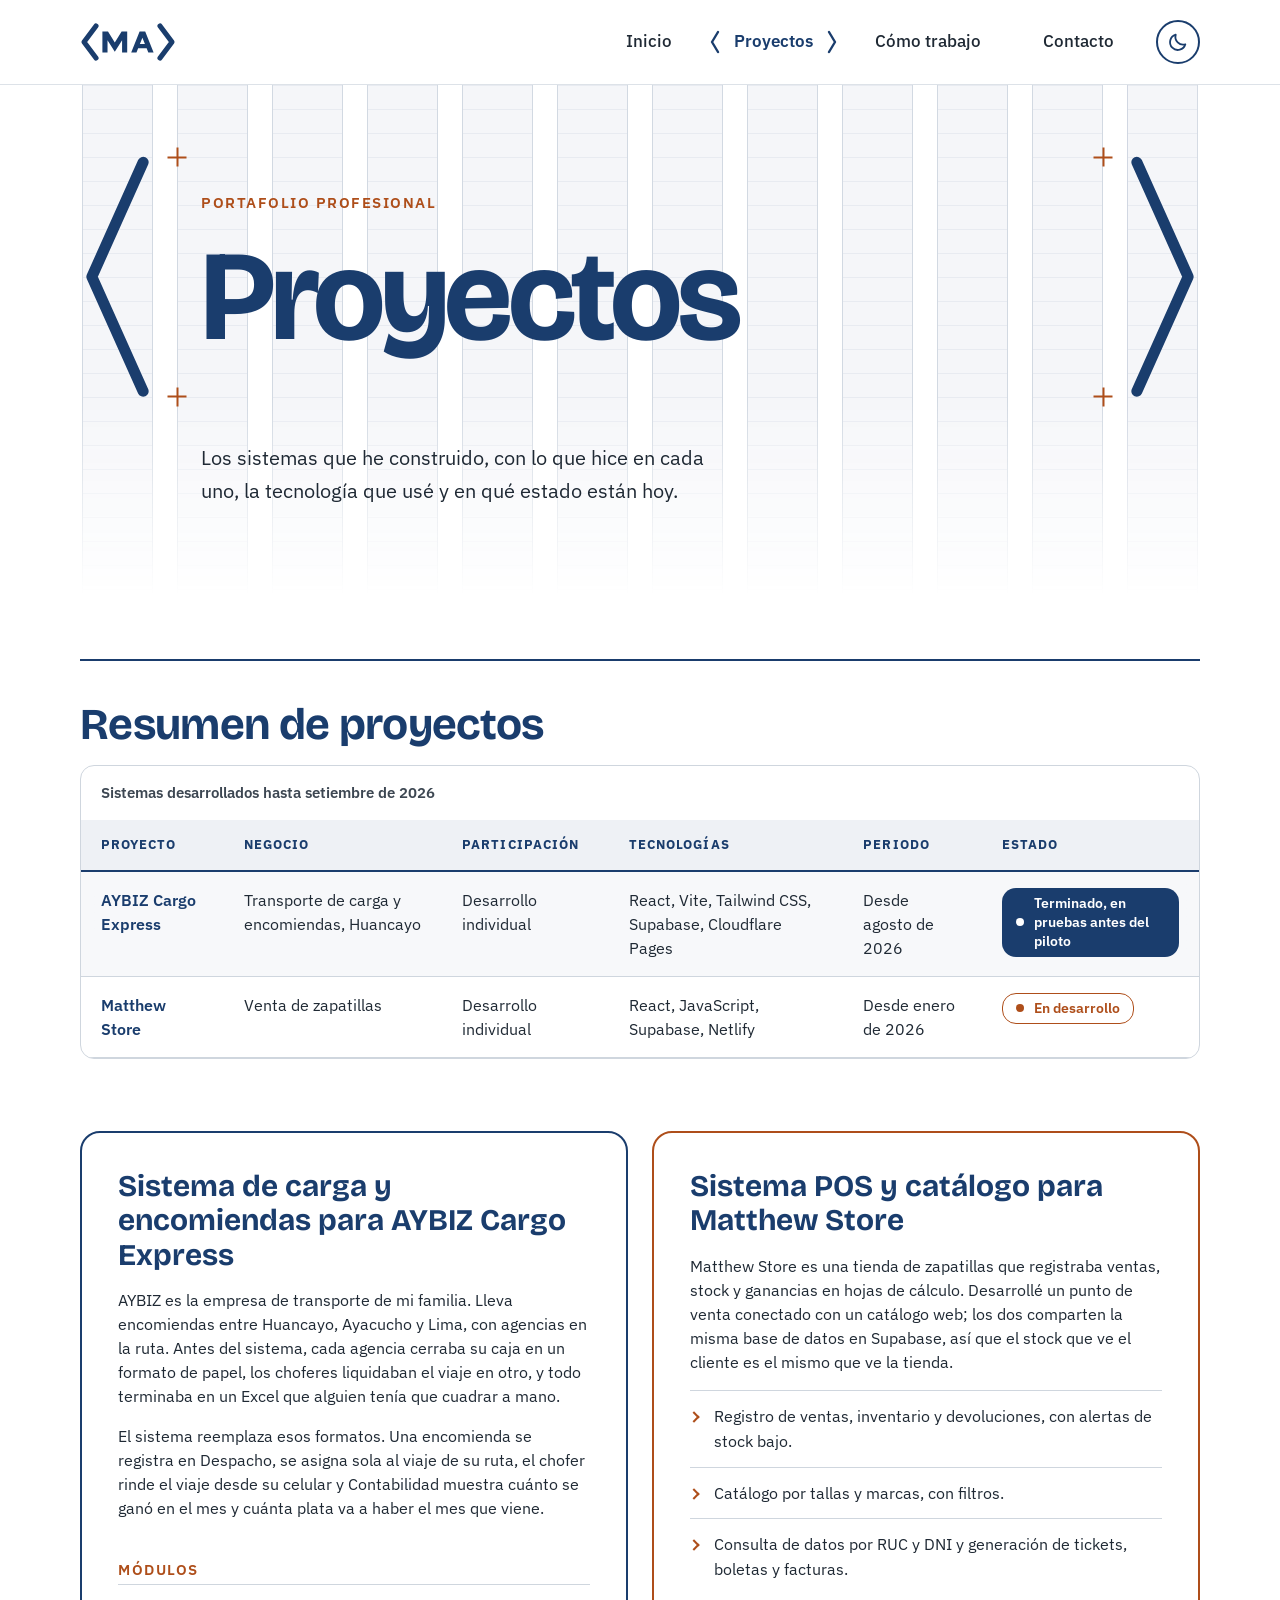
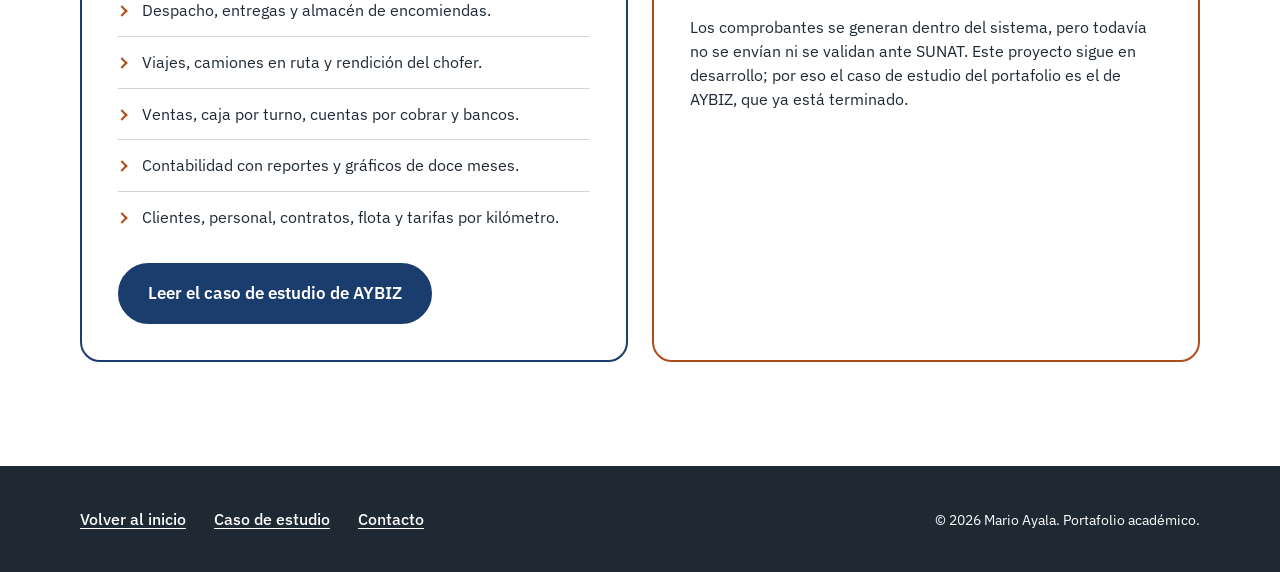
<file: proyectos.html>
<!doctype html>
<html lang="es">
  <head>
    <meta charset="utf-8">
    <meta name="viewport" content="width=device-width, initial-scale=1">
    <meta name="description" content="Sistemas desarrollados por Mario Ayala: el sistema de carga y encomiendas de AYBIZ Cargo Express y el punto de venta de Matthew Store.">
    <link rel="icon" href="imagenes/favicon.png" type="image/png">
    <link rel="preconnect" href="https://fonts.googleapis.com">
    <link rel="preconnect" href="https://fonts.gstatic.com" crossorigin>
    <link rel="stylesheet" href="https://fonts.googleapis.com/css2?family=Bricolage+Grotesque:opsz,wght@12..96,700&amp;family=IBM+Plex+Sans:wght@400;500;600&amp;display=swap">
    <link rel="stylesheet" href="https://cdn.jsdelivr.net/npm/bootstrap@5.3.3/dist/css/bootstrap.min.css" integrity="sha384-QWTKZyjpPEjISv5WaRU9OFeRpok6YctnYmDr5pNlyT2bRjXh0JMhjY6hW+ALEwIH" crossorigin="anonymous">
    <link rel="stylesheet" href="css/styles.css">
    <script src="js/tema.js"></script>
    <title>Proyectos | Portafolio de Mario Ayala</title>
  </head>

  <body>
    <a class="visually-hidden-focusable" href="#contenido-principal">Saltar al contenido principal</a>

    <header class="sticky-top">
      <nav class="navbar navbar-expand-lg" aria-label="Navegación principal">
        <div class="container">
          <a class="navbar-brand text-primary" href="index.html">
            <svg class="logo d-block overflow-visible" xmlns="http://www.w3.org/2000/svg" viewBox="0 0 120 60" width="96" height="48" role="img" aria-label="Logo de Mario Ayala, ir al inicio">
              <g fill="none" stroke="currentColor" stroke-width="6.4" stroke-linecap="round" stroke-linejoin="round">
                <polyline class="logo-izq" points="20,10 5,30 20,50"></polyline>
                <polyline class="logo-der" points="100,10 115,30 100,50"></polyline>
              </g>
              <g class="logo-ma" fill="currentColor">
                <polygon points="28,43 28,17 35,17 43.5,30.5 52,17 59,17 59,43 52.6,43 52.6,27.8 43.5,42.25 34.4,27.8 34.4,43"></polygon>
                <path fill-rule="evenodd" d="M64 43 L74.5 17 L81.5 17 L92 43 L85.4 43 L83.3 37.8 L72.7 37.8 L70.6 43 Z M78 24.67 L81.16 32.5 L74.84 32.5 Z"></path>
              </g>
            </svg>
          </a>
          <div class="collapse navbar-collapse" id="menu">
            <ul class="navbar-nav ms-auto">
              <li class="nav-item"><a class="nav-link" href="index.html">Inicio</a></li>
              <li class="nav-item"><a class="nav-link active" href="proyectos.html" aria-current="page">Proyectos</a></li>
              <li class="nav-item"><a class="nav-link" href="como-trabajo.html">Cómo trabajo</a></li>
              <li class="nav-item"><a class="nav-link" href="contacto.html">Contacto</a></li>
            </ul>
          </div>

          <div class="navbar-acciones">
            <button class="tema-boton" type="button" id="tema" aria-label="Activar el modo noche" hidden>
              <svg class="luna" viewBox="0 0 24 24" aria-hidden="true" focusable="false"><path d="M20 14.5A8.5 8.5 0 0 1 9.5 4 8.5 8.5 0 1 0 20 14.5z"/></svg>
              <svg class="sol" viewBox="0 0 24 24" aria-hidden="true" focusable="false"><circle cx="12" cy="12" r="4"/><path d="M12 2v2M12 20v2M4.9 4.9l1.4 1.4M17.7 17.7l1.4 1.4M2 12h2M20 12h2M4.9 19.1l1.4-1.4M17.7 6.3l1.4-1.4"/></svg>
            </button>
            <button class="navbar-toggler" type="button" data-bs-toggle="collapse" data-bs-target="#menu" aria-controls="menu" aria-expanded="false" aria-label="Abrir el menú">
              <span class="navbar-toggler-icon"></span>
            </button>
          </div>
        </div>
      </nav>
    </header>

    <main id="contenido-principal">
      <section class="portada portada-interna">
        <div class="container">
          <div class="trama" aria-hidden="true">
            <div class="row">
              <div class="col-1"><div class="trama-col"><span aria-hidden="true"></span><span aria-hidden="true"></span><span aria-hidden="true"></span><span aria-hidden="true"></span><span aria-hidden="true"></span><span aria-hidden="true"></span><span aria-hidden="true"></span><span aria-hidden="true"></span><span aria-hidden="true"></span><span aria-hidden="true"></span><span aria-hidden="true"></span><span aria-hidden="true"></span><span aria-hidden="true"></span><span aria-hidden="true"></span><span aria-hidden="true"></span><span aria-hidden="true"></span><span aria-hidden="true"></span><span aria-hidden="true"></span><span aria-hidden="true"></span><span aria-hidden="true"></span><span aria-hidden="true"></span><span aria-hidden="true"></span><span aria-hidden="true"></span><span aria-hidden="true"></span><span aria-hidden="true"></span><span aria-hidden="true"></span><span aria-hidden="true"></span><span aria-hidden="true"></span></div></div>
              <div class="col-1"><div class="trama-col"><span aria-hidden="true"></span><span aria-hidden="true"></span><span aria-hidden="true"></span><span aria-hidden="true"></span><span aria-hidden="true"></span><span aria-hidden="true"></span><span aria-hidden="true"></span><span aria-hidden="true"></span><span aria-hidden="true"></span><span aria-hidden="true"></span><span aria-hidden="true"></span><span aria-hidden="true"></span><span aria-hidden="true"></span><span aria-hidden="true"></span><span aria-hidden="true"></span><span aria-hidden="true"></span><span aria-hidden="true"></span><span aria-hidden="true"></span><span aria-hidden="true"></span><span aria-hidden="true"></span><span aria-hidden="true"></span><span aria-hidden="true"></span><span aria-hidden="true"></span><span aria-hidden="true"></span><span aria-hidden="true"></span><span aria-hidden="true"></span><span aria-hidden="true"></span><span aria-hidden="true"></span></div></div>
              <div class="col-1"><div class="trama-col"><span aria-hidden="true"></span><span aria-hidden="true"></span><span aria-hidden="true"></span><span aria-hidden="true"></span><span aria-hidden="true"></span><span aria-hidden="true"></span><span aria-hidden="true"></span><span aria-hidden="true"></span><span aria-hidden="true"></span><span aria-hidden="true"></span><span aria-hidden="true"></span><span aria-hidden="true"></span><span aria-hidden="true"></span><span aria-hidden="true"></span><span aria-hidden="true"></span><span aria-hidden="true"></span><span aria-hidden="true"></span><span aria-hidden="true"></span><span aria-hidden="true"></span><span aria-hidden="true"></span><span aria-hidden="true"></span><span aria-hidden="true"></span><span aria-hidden="true"></span><span aria-hidden="true"></span><span aria-hidden="true"></span><span aria-hidden="true"></span><span aria-hidden="true"></span><span aria-hidden="true"></span></div></div>
              <div class="col-1"><div class="trama-col"><span aria-hidden="true"></span><span aria-hidden="true"></span><span aria-hidden="true"></span><span aria-hidden="true"></span><span aria-hidden="true"></span><span aria-hidden="true"></span><span aria-hidden="true"></span><span aria-hidden="true"></span><span aria-hidden="true"></span><span aria-hidden="true"></span><span aria-hidden="true"></span><span aria-hidden="true"></span><span aria-hidden="true"></span><span aria-hidden="true"></span><span aria-hidden="true"></span><span aria-hidden="true"></span><span aria-hidden="true"></span><span aria-hidden="true"></span><span aria-hidden="true"></span><span aria-hidden="true"></span><span aria-hidden="true"></span><span aria-hidden="true"></span><span aria-hidden="true"></span><span aria-hidden="true"></span><span aria-hidden="true"></span><span aria-hidden="true"></span><span aria-hidden="true"></span><span aria-hidden="true"></span></div></div>
              <div class="col-1"><div class="trama-col"><span aria-hidden="true"></span><span aria-hidden="true"></span><span aria-hidden="true"></span><span aria-hidden="true"></span><span aria-hidden="true"></span><span aria-hidden="true"></span><span aria-hidden="true"></span><span aria-hidden="true"></span><span aria-hidden="true"></span><span aria-hidden="true"></span><span aria-hidden="true"></span><span aria-hidden="true"></span><span aria-hidden="true"></span><span aria-hidden="true"></span><span aria-hidden="true"></span><span aria-hidden="true"></span><span aria-hidden="true"></span><span aria-hidden="true"></span><span aria-hidden="true"></span><span aria-hidden="true"></span><span aria-hidden="true"></span><span aria-hidden="true"></span><span aria-hidden="true"></span><span aria-hidden="true"></span><span aria-hidden="true"></span><span aria-hidden="true"></span><span aria-hidden="true"></span><span aria-hidden="true"></span></div></div>
              <div class="col-1"><div class="trama-col"><span aria-hidden="true"></span><span aria-hidden="true"></span><span aria-hidden="true"></span><span aria-hidden="true"></span><span aria-hidden="true"></span><span aria-hidden="true"></span><span aria-hidden="true"></span><span aria-hidden="true"></span><span aria-hidden="true"></span><span aria-hidden="true"></span><span aria-hidden="true"></span><span aria-hidden="true"></span><span aria-hidden="true"></span><span aria-hidden="true"></span><span aria-hidden="true"></span><span aria-hidden="true"></span><span aria-hidden="true"></span><span aria-hidden="true"></span><span aria-hidden="true"></span><span aria-hidden="true"></span><span aria-hidden="true"></span><span aria-hidden="true"></span><span aria-hidden="true"></span><span aria-hidden="true"></span><span aria-hidden="true"></span><span aria-hidden="true"></span><span aria-hidden="true"></span><span aria-hidden="true"></span></div></div>
              <div class="col-1"><div class="trama-col"><span aria-hidden="true"></span><span aria-hidden="true"></span><span aria-hidden="true"></span><span aria-hidden="true"></span><span aria-hidden="true"></span><span aria-hidden="true"></span><span aria-hidden="true"></span><span aria-hidden="true"></span><span aria-hidden="true"></span><span aria-hidden="true"></span><span aria-hidden="true"></span><span aria-hidden="true"></span><span aria-hidden="true"></span><span aria-hidden="true"></span><span aria-hidden="true"></span><span aria-hidden="true"></span><span aria-hidden="true"></span><span aria-hidden="true"></span><span aria-hidden="true"></span><span aria-hidden="true"></span><span aria-hidden="true"></span><span aria-hidden="true"></span><span aria-hidden="true"></span><span aria-hidden="true"></span><span aria-hidden="true"></span><span aria-hidden="true"></span><span aria-hidden="true"></span><span aria-hidden="true"></span></div></div>
              <div class="col-1"><div class="trama-col"><span aria-hidden="true"></span><span aria-hidden="true"></span><span aria-hidden="true"></span><span aria-hidden="true"></span><span aria-hidden="true"></span><span aria-hidden="true"></span><span aria-hidden="true"></span><span aria-hidden="true"></span><span aria-hidden="true"></span><span aria-hidden="true"></span><span aria-hidden="true"></span><span aria-hidden="true"></span><span aria-hidden="true"></span><span aria-hidden="true"></span><span aria-hidden="true"></span><span aria-hidden="true"></span><span aria-hidden="true"></span><span aria-hidden="true"></span><span aria-hidden="true"></span><span aria-hidden="true"></span><span aria-hidden="true"></span><span aria-hidden="true"></span><span aria-hidden="true"></span><span aria-hidden="true"></span><span aria-hidden="true"></span><span aria-hidden="true"></span><span aria-hidden="true"></span><span aria-hidden="true"></span></div></div>
              <div class="col-1"><div class="trama-col"><span aria-hidden="true"></span><span aria-hidden="true"></span><span aria-hidden="true"></span><span aria-hidden="true"></span><span aria-hidden="true"></span><span aria-hidden="true"></span><span aria-hidden="true"></span><span aria-hidden="true"></span><span aria-hidden="true"></span><span aria-hidden="true"></span><span aria-hidden="true"></span><span aria-hidden="true"></span><span aria-hidden="true"></span><span aria-hidden="true"></span><span aria-hidden="true"></span><span aria-hidden="true"></span><span aria-hidden="true"></span><span aria-hidden="true"></span><span aria-hidden="true"></span><span aria-hidden="true"></span><span aria-hidden="true"></span><span aria-hidden="true"></span><span aria-hidden="true"></span><span aria-hidden="true"></span><span aria-hidden="true"></span><span aria-hidden="true"></span><span aria-hidden="true"></span><span aria-hidden="true"></span></div></div>
              <div class="col-1"><div class="trama-col"><span aria-hidden="true"></span><span aria-hidden="true"></span><span aria-hidden="true"></span><span aria-hidden="true"></span><span aria-hidden="true"></span><span aria-hidden="true"></span><span aria-hidden="true"></span><span aria-hidden="true"></span><span aria-hidden="true"></span><span aria-hidden="true"></span><span aria-hidden="true"></span><span aria-hidden="true"></span><span aria-hidden="true"></span><span aria-hidden="true"></span><span aria-hidden="true"></span><span aria-hidden="true"></span><span aria-hidden="true"></span><span aria-hidden="true"></span><span aria-hidden="true"></span><span aria-hidden="true"></span><span aria-hidden="true"></span><span aria-hidden="true"></span><span aria-hidden="true"></span><span aria-hidden="true"></span><span aria-hidden="true"></span><span aria-hidden="true"></span><span aria-hidden="true"></span><span aria-hidden="true"></span></div></div>
              <div class="col-1"><div class="trama-col"><span aria-hidden="true"></span><span aria-hidden="true"></span><span aria-hidden="true"></span><span aria-hidden="true"></span><span aria-hidden="true"></span><span aria-hidden="true"></span><span aria-hidden="true"></span><span aria-hidden="true"></span><span aria-hidden="true"></span><span aria-hidden="true"></span><span aria-hidden="true"></span><span aria-hidden="true"></span><span aria-hidden="true"></span><span aria-hidden="true"></span><span aria-hidden="true"></span><span aria-hidden="true"></span><span aria-hidden="true"></span><span aria-hidden="true"></span><span aria-hidden="true"></span><span aria-hidden="true"></span><span aria-hidden="true"></span><span aria-hidden="true"></span><span aria-hidden="true"></span><span aria-hidden="true"></span><span aria-hidden="true"></span><span aria-hidden="true"></span><span aria-hidden="true"></span><span aria-hidden="true"></span></div></div>
              <div class="col-1"><div class="trama-col"><span aria-hidden="true"></span><span aria-hidden="true"></span><span aria-hidden="true"></span><span aria-hidden="true"></span><span aria-hidden="true"></span><span aria-hidden="true"></span><span aria-hidden="true"></span><span aria-hidden="true"></span><span aria-hidden="true"></span><span aria-hidden="true"></span><span aria-hidden="true"></span><span aria-hidden="true"></span><span aria-hidden="true"></span><span aria-hidden="true"></span><span aria-hidden="true"></span><span aria-hidden="true"></span><span aria-hidden="true"></span><span aria-hidden="true"></span><span aria-hidden="true"></span><span aria-hidden="true"></span><span aria-hidden="true"></span><span aria-hidden="true"></span><span aria-hidden="true"></span><span aria-hidden="true"></span><span aria-hidden="true"></span><span aria-hidden="true"></span><span aria-hidden="true"></span><span aria-hidden="true"></span></div></div>
            </div>
          </div>

          <div class="row portada-contenido">
            <div class="col-1 col-tag-izq" aria-hidden="true">
              <div class="corchete"><svg viewBox="0 0 72 360" preserveAspectRatio="none"><polyline points="62,8 10,180 62,352"></polyline></svg></div>
            </div>
            <div class="col-10">
              <div class="portada-titulo">
                <span class="mira mira-1" aria-hidden="true"></span>
                <span class="mira mira-2" aria-hidden="true"></span>
                <span class="mira mira-3" aria-hidden="true"></span>
                <span class="mira mira-4" aria-hidden="true"></span>
                <div class="portada-revelar">
                  <p class="etiqueta">Portafolio profesional</p>
                  <h1>Proyectos</h1>
                </div>
              </div>
            </div>
            <div class="col-1 col-tag-der" aria-hidden="true">
              <div class="corchete"><svg viewBox="0 0 72 360" preserveAspectRatio="none"><polyline points="10,8 62,180 10,352"></polyline></svg></div>
            </div>
            <div class="col-12 col-lg-6 offset-lg-1 portada-texto"><p>Los sistemas que he construido, con lo que hice en cada uno, la tecnología que usé y en qué estado están hoy.</p></div>
          </div>
        </div>
      </section>

      <div class="container contenido">
        <section class="seccion">
          <h2 class="mb-3">Resumen de proyectos</h2>
          <div class="tabla-marco" role="region" tabindex="0" aria-labelledby="cap-proyectos">
            <table class="table table-striped table-hover tabla-datos align-middle caption-top">
              <caption id="cap-proyectos">Sistemas desarrollados hasta setiembre de 2026</caption>
              <thead>
                <tr>
                  <th scope="col">Proyecto</th>
                  <th scope="col">Negocio</th>
                  <th scope="col">Participación</th>
                  <th scope="col">Tecnologías</th>
                  <th scope="col">Periodo</th>
                  <th scope="col">Estado</th>
                </tr>
              </thead>
              <tbody>
                <tr>
                  <th scope="row">AYBIZ Cargo Express</th>
                  <td>Transporte de carga y encomiendas, Huancayo</td>
                  <td>Desarrollo individual</td>
                  <td>React, Vite, Tailwind CSS, Supabase, Cloudflare Pages</td>
                  <td>Desde agosto de 2026</td>
                  <td><span class="estado">Terminado, en pruebas antes del piloto</span></td>
                </tr>
                <tr>
                  <th scope="row">Matthew Store</th>
                  <td>Venta de zapatillas</td>
                  <td>Desarrollo individual</td>
                  <td>React, JavaScript, Supabase, Netlify</td>
                  <td>Desde enero de 2026</td>
                  <td><span class="estado estado-activo">En desarrollo</span></td>
                </tr>
              </tbody>
            </table>
          </div>
        </section>

        <div class="row g-4 tarjetas-proyectos">
          <div class="col-lg-6">
            <article class="card h-100">
              <div class="card-body">
                <h2 class="titulo-tarjeta">Sistema de carga y encomiendas para AYBIZ Cargo Express</h2>
                <p>AYBIZ es la empresa de transporte de mi familia. Lleva encomiendas entre Huancayo, Ayacucho y Lima, con agencias en la ruta. Antes del sistema, cada agencia cerraba su caja en un formato de papel, los choferes liquidaban el viaje en otro, y todo terminaba en un Excel que alguien tenía que cuadrar a mano.</p>
                <p>El sistema reemplaza esos formatos. Una encomienda se registra en Despacho, se asigna sola al viaje de su ruta, el chofer rinde el viaje desde su celular y Contabilidad muestra cuánto se ganó en el mes y cuánta plata va a haber el mes que viene.</p>
                <h3 class="etiqueta etiqueta-modulos">Módulos</h3>
                <ul class="lista-flecha">
              <li>Despacho, entregas y almacén de encomiendas.</li>
              <li>Viajes, camiones en ruta y rendición del chofer.</li>
              <li>Ventas, caja por turno, cuentas por cobrar y bancos.</li>
              <li>Contabilidad con reportes y gráficos de doce meses.</li>
              <li>Clientes, personal, contratos, flota y tarifas por kilómetro.</li>
            </ul>
                <a class="btn btn-primary rounded-pill" href="caso-aybiz.html">Leer el caso de estudio de AYBIZ</a>
              </div>
            </article>
          </div>

          <div class="col-lg-6">
            <article class="card card-cobre h-100">
              <div class="card-body">
                <h2 class="titulo-tarjeta">Sistema POS y catálogo para Matthew Store</h2>
                <p>Matthew Store es una tienda de zapatillas que registraba ventas, stock y ganancias en hojas de cálculo. Desarrollé un punto de venta conectado con un catálogo web; los dos comparten la misma base de datos en Supabase, así que el stock que ve el cliente es el mismo que ve la tienda.</p>
                <ul class="lista-flecha">
              <li>Registro de ventas, inventario y devoluciones, con alertas de stock bajo.</li>
              <li>Catálogo por tallas y marcas, con filtros.</li>
              <li>Consulta de datos por RUC y DNI y generación de tickets, boletas y facturas.</li>
            </ul>
                <p class="mb-0">Los comprobantes se generan dentro del sistema, pero todavía no se envían ni se validan ante SUNAT. Este proyecto sigue en desarrollo; por eso el caso de estudio del portafolio es el de AYBIZ, que ya está terminado.</p>
              </div>
            </article>
          </div>
        </div>
      </div>
    </main>

    <footer class="pie">
      <div class="container">
        <nav aria-label="Enlaces del pie de página">
          <ul class="nav">
            <li class="nav-item"><a class="nav-link ps-0" href="index.html">Volver al inicio</a></li>
            <li class="nav-item"><a class="nav-link" href="caso-aybiz.html">Caso de estudio</a></li>
            <li class="nav-item"><a class="nav-link" href="contacto.html">Contacto</a></li>
          </ul>
        </nav>
        <p><small>&copy; 2026 Mario Ayala. Portafolio académico.</small></p>
      </div>
    </footer>

    <!-- el script de Bootstrap va al final; en este sitio solo lo usa el botón del menú -->
    <script src="https://cdn.jsdelivr.net/npm/bootstrap@5.3.3/dist/js/bootstrap.bundle.min.js" integrity="sha384-YvpcrYf0tY3lHB60NNkmXc5s9fDVZLESaAA55NDzOxhy9GkcIdslK1eN7N6jIeHz" crossorigin="anonymous"></script>
  </body>
</html>
</file>
<file: css/styles.css>
/* Estilos del portafolio de Mario Ayala. Bootstrap pone la maquetación; aquí van los colores, las fuentes, la retícula de la portada y las animaciones. */

:root {
  color-scheme: light;
  --fondo: #fff;
  --superficie: #fff;
  --azul: #1a3d6d;
  --azul-rgb: 26, 61, 109;
  --azul-medio: #2e5f9e;
  --boton: #1a3d6d;
  --cobre: #ae4e1a;
  --cobre-rgb: 174, 78, 26;
  --cobre-fondo: #ae4e1a;
  --texto: #1f2934;
  --texto-rgb: 31, 41, 52;
  --texto-suave: #3d4752;
  --bloque: #eef1f4;
  --borde: #cfd6de;
  --borde-suave: #dde2e8;
  --borde-hover: #8fa0b8;
  --calido: #f6ece5;
  --hover-fila: #f7f8fa;
  --aviso-fondo: #e9eef5;
  --aviso-borde: #b9c6da;
  --pie-fondo: #1f2934;
  --marco-movil: #1f2934;
  --sombra-rgb: 31, 41, 52;
  --fuente-titulos: "Bricolage Grotesque", sans-serif;
  --fuente-texto: "IBM Plex Sans", sans-serif;
  --c-izq-cobre: url("data:image/svg+xml,%3Csvg xmlns='http://www.w3.org/2000/svg' viewBox='0 0 10 24'%3E%3Cpolyline points='8,2 2,12 8,22' fill='none' stroke='%23AE4E1A' stroke-width='2.4' stroke-linecap='round' stroke-linejoin='round'/%3E%3C/svg%3E");
  --c-der-cobre: url("data:image/svg+xml,%3Csvg xmlns='http://www.w3.org/2000/svg' viewBox='0 0 10 24'%3E%3Cpolyline points='2,2 8,12 2,22' fill='none' stroke='%23AE4E1A' stroke-width='2.4' stroke-linecap='round' stroke-linejoin='round'/%3E%3C/svg%3E");
  --c-izq-azul: url("data:image/svg+xml,%3Csvg xmlns='http://www.w3.org/2000/svg' viewBox='0 0 10 24'%3E%3Cpolyline points='8,2 2,12 8,22' fill='none' stroke='%231A3D6D' stroke-width='2.4' stroke-linecap='round' stroke-linejoin='round'/%3E%3C/svg%3E");
  --c-der-azul: url("data:image/svg+xml,%3Csvg xmlns='http://www.w3.org/2000/svg' viewBox='0 0 10 24'%3E%3Cpolyline points='2,2 8,12 2,22' fill='none' stroke='%231A3D6D' stroke-width='2.4' stroke-linecap='round' stroke-linejoin='round'/%3E%3C/svg%3E");
  --flecha-select: url("data:image/svg+xml,%3Csvg xmlns='http://www.w3.org/2000/svg' viewBox='0 0 24 24'%3E%3Cpolyline points='4,8 12,16 20,8' fill='none' stroke='%231A3D6D' stroke-width='2.6' stroke-linecap='round' stroke-linejoin='round'/%3E%3C/svg%3E");

  --bs-primary: var(--azul);
  --bs-primary-rgb: var(--azul-rgb);
  --bs-body-bg: var(--fondo);
  --bs-emphasis-color: var(--texto);
  --bs-body-color: var(--texto);
  --bs-body-color-rgb: var(--texto-rgb);
  --bs-body-font-family: var(--fuente-texto);
  --bs-heading-color: var(--azul);
  --bs-link-color: var(--azul);
  --bs-link-color-rgb: var(--azul-rgb);
  --bs-link-hover-color: var(--cobre);
  --bs-link-hover-color-rgb: var(--cobre-rgb);
  --bs-border-color: var(--borde);
}

/* ---------- animaciones ---------- */
@keyframes logo-izq { 0% { opacity: 0; transform: translateX(36px); } 55% { opacity: 1; } 100% { opacity: 1; transform: none; } }
@keyframes logo-der { 0% { opacity: 0; transform: translateX(-36px); } 55% { opacity: 1; } 100% { opacity: 1; transform: none; } }
@keyframes logo-ma { from { opacity: 0; transform: scale(.4); } to { opacity: 1; transform: none; } }
@keyframes abrir-tag-izq {
  0% { opacity: 0; transform: translateX(500%) scale(.5); animation-timing-function: cubic-bezier(.2, .8, .2, 1); }
  22% { opacity: 1; transform: translateX(500%) scale(1); animation-timing-function: cubic-bezier(.7, 0, .2, 1); }
  100% { opacity: 1; transform: none; }
}
@keyframes abrir-tag-der {
  0% { opacity: 0; transform: translateX(-500%) scale(.5); animation-timing-function: cubic-bezier(.2, .8, .2, 1); }
  22% { opacity: 1; transform: translateX(-500%) scale(1); animation-timing-function: cubic-bezier(.7, 0, .2, 1); }
  100% { opacity: 1; transform: none; }
}
@keyframes revelar { from { clip-path: inset(0 50% 0 50%); } to { clip-path: inset(0 0 0 0); } }
@keyframes titulo-escala { from { transform: scale(1.08); } to { transform: none; } }
@keyframes titulo-entrada { from { opacity: 0; transform: translateY(32px); } to { opacity: 1; transform: none; } }
@keyframes columna { from { transform: scaleY(0); } to { transform: scaleY(1); } }
@keyframes mira { from { opacity: 0; transform: scale(0) rotate(-90deg); } to { opacity: 1; transform: none; } }
@keyframes trazo { from { transform: scaleX(0); } to { transform: scaleX(1); } }
@keyframes trazo-v { from { transform: scaleY(0); } to { transform: scaleY(1); } }
@keyframes pulso {
  0% { transform: scale(1); box-shadow: 0 0 0 0 rgba(var(--cobre-rgb), .5); }
  60% { transform: scale(1.2); box-shadow: 0 0 0 7px rgba(var(--cobre-rgb), 0); }
  100% { transform: scale(1); box-shadow: 0 0 0 0 rgba(var(--cobre-rgb), 0); }
}

/* ---------- base ---------- */
body { -webkit-font-smoothing: antialiased; }
/* desplazamiento suave al saltar a una sección; se apaga si la persona pidió menos movimiento */
@media (prefers-reduced-motion: no-preference) { html { scroll-behavior: smooth; } }
h1, h2, h3, h4 { font-family: var(--fuente-titulos); font-weight: 700; }
a { text-underline-offset: 3px; text-decoration-thickness: 1px; transition: text-decoration-thickness .2s, color .2s; }
a:hover { text-decoration-thickness: 3px; }
:focus-visible { outline: 3px solid var(--cobre); outline-offset: 3px; border-radius: 4px; }
.pie :focus-visible { outline-color: #fff; }
.etiqueta { margin: 0 0 12px; font: 600 .8125rem/1.3 var(--fuente-texto); letter-spacing: .1em; text-transform: uppercase; color: var(--cobre); }
.texto-cobre { color: var(--cobre); }

/* ---------- cabecera y logo ---------- */
header.sticky-top { background-color: var(--fondo); }
.navbar { --bs-navbar-padding-y: 0; --bs-navbar-nav-link-padding-x: 1.875rem; border-bottom: 1px solid var(--borde-suave); }
.navbar > .container { max-width: 1200px; padding: 14px 20px; }
.navbar-brand { margin: 0; padding: 0; }
.navbar-brand svg { width: 80px; height: 40px; }
.logo-izq { animation: logo-izq 1s cubic-bezier(.2, .8, .2, 1) .1s backwards; }
.logo-der { animation: logo-der 1s cubic-bezier(.2, .8, .2, 1) .1s backwards; }
.logo-ma { transform-box: fill-box; transform-origin: center; animation: logo-ma .8s cubic-bezier(.2, .8, .2, 1) .35s backwards; }
.navbar-brand polyline { transition: translate .35s cubic-bezier(.2, .8, .2, 1); }
.navbar-brand:hover .logo-izq, .navbar-brand:focus-visible .logo-izq { translate: -7px 0; }
.navbar-brand:hover .logo-der, .navbar-brand:focus-visible .logo-der { translate: 7px 0; }

.navbar-toggler {
  display: flex; align-items: center; justify-content: center;
  width: 48px; height: 48px; padding: 0;
  border: 2px solid var(--azul); border-radius: 50%;
  transition: transform .25s, background-color .3s;
}
.navbar-toggler:hover { transform: scale(1.08); background-color: var(--bloque); }
.navbar-toggler:focus { box-shadow: none; }
.navbar-toggler-icon {
  width: 20px; height: 16px;
  background: linear-gradient(var(--azul), var(--azul)) 0 0 / 100% 2px no-repeat,
    linear-gradient(var(--azul), var(--azul)) 0 50% / 100% 2px no-repeat,
    linear-gradient(var(--azul), var(--azul)) 0 100% / 100% 2px no-repeat;
}

/* botón de modo día / noche: mismo círculo que el botón del menú; la luna pasa a sol al girar */
.navbar-acciones { order: 1; display: flex; align-items: center; gap: 10px; margin-left: auto; }
.tema-boton {
  position: relative; width: 48px; height: 48px; padding: 0;
  border: 2px solid var(--azul); border-radius: 50%; background: transparent; color: var(--azul);
  transition: transform .25s, background-color .3s;
}
.tema-boton:not([hidden]) { display: flex; align-items: center; justify-content: center; }
.tema-boton:hover { transform: scale(1.08); background-color: var(--bloque); }
.tema-boton svg {
  position: absolute; width: 22px; height: 22px; fill: none; stroke: currentColor;
  stroke-width: 2; stroke-linecap: round; stroke-linejoin: round;
  transition: transform .5s cubic-bezier(.2, .8, .2, 1), opacity .3s;
}
.tema-boton .sol { opacity: 0; transform: rotate(-90deg) scale(.4); }
[data-bs-theme="dark"] .tema-boton .luna { opacity: 0; transform: rotate(90deg) scale(.4); }
[data-bs-theme="dark"] .tema-boton .sol { opacity: 1; transform: none; }

/* menú: los corchetes < > entran desde los lados del texto (dos imágenes de fondo de 10 x 24 px) */
.navbar-nav .nav-link {
  --bs-nav-link-padding-x: 1.875rem;
  --bs-nav-link-padding-y: .5rem;
  padding-top: .5rem;
  padding-bottom: .5rem;
  font-size: 1.0625rem;
  font-weight: 500;
  color: var(--texto);
  background-image: var(--c-izq-cobre), var(--c-der-cobre);
  background-repeat: no-repeat;
  background-size: 10px 24px, 10px 24px;
  background-position: -18px 50%, calc(100% + 18px) 50%;
  transition: background-position .45s cubic-bezier(.2, .8, .2, 1), color .3s;
}
.navbar-nav .nav-link:hover,
.navbar-nav .nav-link:focus-visible,
.navbar-nav .nav-link:active {
  color: var(--azul);
  background-position: 6px 50%, calc(100% - 6px) 50%;
}
.navbar-nav .nav-link.active,
.navbar-nav .nav-link.relacionada {
  color: var(--azul);
  background-image: var(--c-izq-azul), var(--c-der-azul);
  background-position: 6px 50%, calc(100% - 6px) 50%;
}
.navbar-nav .nav-link.active { font-weight: 600; }
@media (max-width: 991.98px) {
  .navbar-collapse { order: 2; border-top: 1px solid var(--borde-suave); margin-top: 14px; }
  .navbar-nav .nav-link { padding: .75rem 1.875rem; font-size: 1.1875rem; display: inline-block; }
}
@media (min-width: 992px) {
  .navbar > .container { padding: 18px 40px; }
  .navbar-acciones { margin-left: 12px; }
  .tema-boton { width: 44px; height: 44px; }
  .navbar-brand svg { width: 96px; height: 48px; }
  .navbar-nav { gap: 2px; }
}

/* ---------- portada ---------- */
.portada { position: relative; isolation: isolate; overflow: hidden; padding: 40px 0 56px; }
.portada-interna { padding: 32px 0 44px; }
.portada-caso { padding: 36px 0 48px; }
.portada .container { position: relative; }

/* retícula de 12 columnas detrás del título */
.trama { position: absolute; z-index: -1; top: -40px; bottom: -56px; left: 0; right: 0; }
.portada-interna .trama { top: -32px; bottom: -44px; }
.portada-caso .trama { top: -36px; bottom: -48px; }
.trama .row { height: 100%; margin-inline: 0; --bs-gutter-x: 0; }
.trama .col-1 { height: 100%; }
.trama-col {
  height: 100%;
  overflow: hidden;
  border-left: 1px solid rgba(var(--azul-rgb), .14);
  background-color: rgba(var(--azul-rgb), .045);
  background-image: linear-gradient(rgba(var(--azul-rgb), .06) 1px, transparent 1px);
  background-size: 100% 24px;
  transform-origin: top;
  -webkit-mask-image: linear-gradient(#000 62%, transparent 100%);
  mask-image: linear-gradient(#000 62%, transparent 100%);
  animation: columna .9s cubic-bezier(.2, .8, .2, 1) backwards;
}
.trama .col-1:last-child .trama-col { border-right: 1px solid rgba(var(--azul-rgb), .14); }
.trama-col span { display: none; }
.portada-interna .trama-col { animation-duration: .65s; }
.trama .col-1:nth-child(2) .trama-col { animation-delay: .04s; }
.trama .col-1:nth-child(3) .trama-col { animation-delay: .08s; }
.trama .col-1:nth-child(4) .trama-col { animation-delay: .12s; }
.trama .col-1:nth-child(5) .trama-col { animation-delay: .16s; }
.trama .col-1:nth-child(6) .trama-col { animation-delay: .2s; }
.trama .col-1:nth-child(7) .trama-col { animation-delay: .24s; }
.trama .col-1:nth-child(8) .trama-col { animation-delay: .28s; }
.trama .col-1:nth-child(9) .trama-col { animation-delay: .32s; }
.trama .col-1:nth-child(10) .trama-col { animation-delay: .36s; }
.trama .col-1:nth-child(11) .trama-col { animation-delay: .4s; }
.trama .col-1:nth-child(12) .trama-col { animation-delay: .44s; }
.portada-interna .trama .col-1:nth-child(2) .trama-col { animation-delay: .03s; }
.portada-interna .trama .col-1:nth-child(3) .trama-col { animation-delay: .06s; }
.portada-interna .trama .col-1:nth-child(4) .trama-col { animation-delay: .09s; }
.portada-interna .trama .col-1:nth-child(5) .trama-col { animation-delay: .12s; }
.portada-interna .trama .col-1:nth-child(6) .trama-col { animation-delay: .15s; }
.portada-interna .trama .col-1:nth-child(7) .trama-col { animation-delay: .18s; }
.portada-interna .trama .col-1:nth-child(8) .trama-col { animation-delay: .21s; }
.portada-interna .trama .col-1:nth-child(9) .trama-col { animation-delay: .24s; }
.portada-interna .trama .col-1:nth-child(10) .trama-col { animation-delay: .27s; }
.portada-interna .trama .col-1:nth-child(11) .trama-col { animation-delay: .3s; }
.portada-interna .trama .col-1:nth-child(12) .trama-col { animation-delay: .32s; }

.portada-contenido { row-gap: 2rem; --bs-gutter-x: 0; margin-inline: -12px; }
.portada-contenido > .col-10 { padding-inline: 0; }
.portada-texto, .portada-acciones { padding-inline: 12px; }
.portada-titulo { position: relative; padding: 22px 12px 14px; }
.portada-revelar { padding-bottom: 10px; animation: revelar 1.33s cubic-bezier(.7, 0, .2, 1) .67s backwards; }
.portada h1 {
  margin: 0;
  font-size: 2.375rem; line-height: 1.02; letter-spacing: -.02em; text-wrap: balance;
  animation: titulo-escala 1.6s cubic-bezier(.2, .8, .2, 1) .67s backwards;
}
.portada h1 span { color: var(--cobre); }
.portada-interna h1 { font-size: 3.375rem; line-height: 1; letter-spacing: -.03em; }
.portada-caso h1 { font-size: 2.25rem; line-height: 1.06; letter-spacing: -.015em; }
.portada-texto { animation: titulo-entrada .8s ease 1.95s backwards; }
.portada-texto p { margin: 0; font-size: 1.0625rem; line-height: 1.6; text-wrap: pretty; }
.portada-acciones { animation: titulo-entrada .8s ease 2.05s backwards; }

/* corchetes del título: solo azul */
.col-tag-izq { animation: abrir-tag-izq 1.7s linear .3s backwards; }
.col-tag-der { animation: abrir-tag-der 1.7s linear .3s backwards; }
.corchete { position: relative; height: 100%; min-height: 220px; transition: translate .5s cubic-bezier(.2, .8, .2, 1); }
.corchete svg { position: absolute; top: 0; left: 0; width: 100%; height: 100%; overflow: visible; }
.corchete polyline { fill: none; stroke: var(--azul); stroke-width: 6px; stroke-linecap: round; stroke-linejoin: round; vector-effect: non-scaling-stroke; transition: stroke .6s ease; }
.portada-interna .corchete { min-height: 110px; }
.portada-como .corchete { min-height: 110px; }

/* miras de cobre en las esquinas del título y de algunas capturas */
.mira {
  position: absolute;
  width: 15px;
  height: 15px;
  translate: -50% -50%;
  background:
    linear-gradient(var(--cobre), var(--cobre)) center / 100% 2px no-repeat,
    linear-gradient(var(--cobre), var(--cobre)) center / 2px 100% no-repeat;
  animation: mira .6s cubic-bezier(.2, .8, .2, 1) backwards;
}
.mira-1 { left: 12px; top: 0; animation-delay: 1.95s; }
.mira-2 { left: calc(100% - 12px); top: 0; animation-delay: 2.03s; }
.mira-3 { left: 12px; top: 100%; animation-delay: 2.11s; }
.mira-4 { left: calc(100% - 12px); top: 100%; animation-delay: 2.19s; }
.portada-interna .portada-revelar { animation-duration: .96s; animation-delay: .48s; }
.portada-interna h1 { animation-duration: 1.15s; animation-delay: .48s; }
.portada-interna .col-tag-izq, .portada-interna .col-tag-der { animation-duration: 1.22s; animation-delay: .22s; }
.portada-interna .portada-texto { animation-delay: 1.4s; }
.portada-interna .mira-1 { animation-delay: 1.4s; }
.portada-interna .mira-2 { animation-delay: 1.46s; }
.portada-interna .mira-3 { animation-delay: 1.52s; }
.portada-interna .mira-4 { animation-delay: 1.58s; }
.portada-caso .portada-revelar { animation-duration: 1.06s; animation-delay: .54s; }
.portada-caso h1 { animation-duration: 1.28s; animation-delay: .54s; }
.portada-caso .portada-texto { animation-delay: 1.56s; }
.portada-caso .mira-1 { animation-delay: 1.46s; }
.portada-caso .mira-2 { animation-delay: 1.52s; }
.portada-caso .mira-3 { animation-delay: 1.58s; }
.portada-caso .mira-4 { animation-delay: 1.64s; }

/* con el cursor (solo mouse): los corchetes se separan y cada celda deja un rastro en cobre */
@media (hover: hover) {
  .portada:hover .col-tag-izq .corchete { translate: -12px 0; }
  .portada:hover .col-tag-der .corchete { translate: 12px 0; }
  .portada:hover .corchete polyline { stroke: var(--azul-medio); }
  .trama-col span:hover { background-color: rgba(var(--cobre-rgb), .55); transition: none; }
}
.portada:focus-within .col-tag-izq .corchete { translate: -12px 0; }
.portada:focus-within .col-tag-der .corchete { translate: 12px 0; }
.portada:focus-within .corchete polyline { stroke: var(--azul-medio); }
/* el contenedor deja pasar el cursor hasta las celdas; así el texto de la portada no se selecciona con mouse */
@media (hover: hover) and (pointer: fine) {
  .portada .container { pointer-events: none; }
  .portada .container a, .trama-col span { pointer-events: auto; }
}

@media (min-width: 992px) {
  .portada { padding: 88px 0 112px; }
  .portada-interna { padding: 72px 0 88px; }
  .portada-caso { padding: 80px 0 96px; }
  .trama { top: -88px; bottom: -112px; }
  .portada-interna .trama { top: -72px; bottom: -88px; }
  .portada-caso .trama { top: -80px; bottom: -96px; }
  .trama .row { --bs-gutter-x: 1.5rem; }
  .trama-col {
    margin-inline: 0;
    display: flex; flex-direction: column;
    border: solid rgba(var(--azul-rgb), .16); border-width: 0 1px;
    background-image: none;
  }
  .trama .col-1:last-child .trama-col { border-right-width: 1px; }
  .trama-col span {
    display: block; flex: none; height: 24px; box-sizing: border-box;
    border-top: 1px solid rgba(var(--azul-rgb), .06);
    transition: background-color 1.6s ease-out;
  }
  .portada-contenido { row-gap: 3.5rem; --bs-gutter-x: 1.5rem; }
  .portada-contenido > .portada-texto { padding: 0 12px 0 36px; }
  .portada-contenido > .portada-acciones { padding: 0 36px 0 12px; }
  .portada-contenido > .col-tag-izq, .portada-contenido > .col-tag-der { padding-inline: 12px; }
  .portada-interna .portada-contenido, .portada-caso .portada-contenido { row-gap: 2.75rem; }
  .portada-titulo { padding: 36px 36px 26px; }
  .etiqueta { margin-bottom: 20px; font-size: .9375rem; }
  .corchete { min-height: 360px; }
  .portada-interna .corchete, .portada-caso .corchete { min-height: 170px; }
  .portada-interna.portada-como .corchete { min-height: 150px; }
  .corchete polyline { stroke-width: 11px; }
  .mira { width: 19px; height: 19px; }
  .portada h1 { font-size: clamp(3.5rem, 6.9vw, 5.5rem); line-height: 1; letter-spacing: -.028em; }
  .portada-interna h1 { font-size: clamp(5rem, 10vw, 8rem); line-height: 1; letter-spacing: -.035em; }
  .portada-caso h1 { font-size: clamp(3.5rem, 5.8vw, 4.625rem); line-height: 1.02; letter-spacing: -.025em; }
  .portada-texto p { font-size: 1.25rem; line-height: 1.65; }
}

/* ---------- botones (sobre .btn de Bootstrap) ---------- */
.btn {
  --bs-btn-padding-y: .875rem;
  --bs-btn-padding-x: 1.75rem;
  --bs-btn-font-size: 1rem;
  --bs-btn-font-weight: 600;
  --bs-btn-border-width: 2px;
  --bs-btn-border-radius: 999px;
  transition: transform .25s, background-color .3s, border-color .3s, box-shadow .3s, color .3s;
}
.btn-primary, .btn-outline-primary {
  --bs-btn-hover-bg: var(--cobre-fondo);
  --bs-btn-hover-border-color: var(--cobre-fondo);
  --bs-btn-hover-color: #fff;
  --bs-btn-active-bg: var(--cobre-fondo);
  --bs-btn-active-border-color: var(--cobre-fondo);
  --bs-btn-active-color: #fff;
}
.btn-primary { --bs-btn-bg: var(--boton); --bs-btn-border-color: var(--boton); --bs-btn-color: #fff; }
.btn-outline-primary { --bs-btn-bg: var(--superficie); --bs-btn-color: var(--azul); --bs-btn-border-color: var(--azul); }
.btn:focus-visible { outline: 3px solid var(--cobre); outline-offset: 3px; box-shadow: none; }
@media (hover: hover) {
  .btn:hover { transform: translateY(-3px); }
  .btn-primary:hover { box-shadow: 0 8px 18px rgba(var(--cobre-rgb), .28); }
}
.portada-acciones { display: flex; flex-direction: column; gap: 12px; }
@media (min-width: 992px) { .btn { --bs-btn-padding-y: 1rem; --bs-btn-font-size: 1.0625rem; } .btn-sm-sec { --bs-btn-font-size: 1rem; } }

/* ---------- secciones ---------- */
.container.contenido { max-width: 720px; display: flex; flex-direction: column; gap: 56px; padding: 56px 20px 64px; }
.seccion { border-top: 2px solid var(--azul); padding-top: 28px; }
.fila-dos { --bs-gutter-x: 2.5rem; --bs-gutter-y: 1.5rem; }
.fila-dos > .col-lg-4 { display: flex; flex-direction: column; gap: 18px; align-items: flex-start; }
.fila-dos > .col-lg-8 { display: flex; flex-direction: column; gap: 18px; min-width: 0; }
.fila-dos p, .fila-dos address { margin: 0; }
.fila-dos address p { margin: 0 0 .25rem; }
.seccion h2, .ficha-bloque h2 { margin: 0; font-size: 1.75rem; line-height: 1.1; letter-spacing: -.015em; text-wrap: balance; }
.seccion p { font-size: 1.0625rem; line-height: 1.65; text-wrap: pretty; }
.titulo-tarjeta { margin: 0 0 1rem; font-size: 1.5rem; line-height: 1.15; }
@media (min-width: 992px) {
  .container.contenido { max-width: 1200px; gap: 88px; padding: 64px 40px 104px; }
  .seccion { padding-top: 40px; }
  .seccion h2, .ficha-bloque h2 { font-size: 2.75rem; }
  .seccion p { font-size: 1.1875rem; line-height: 1.7; }
  .titulo-tarjeta { font-size: 1.875rem; }
}
@media (min-width: 768px) and (max-width: 991.98px) { .container.contenido { max-width: 720px; } }

/* viñeta de punta de flecha en cobre */
.lista-flecha { list-style: none; margin: 0 0 1.25rem; padding: 0; }
.lista-flecha li { display: flex; gap: 12px; padding: 13px 0; border-top: 1px solid var(--borde); line-height: 1.55; }
.lista-flecha li::before {
  content: ""; flex: none; width: 8px; height: 8px; margin: 9px 4px 0 0;
  border-top: 2px solid var(--cobre); border-right: 2px solid var(--cobre); transform: rotate(45deg);
}
.lista-grande li { font-size: 1.125rem; }
.seccion .lista-flecha { margin: 0; }

/* ---------- Inicio ---------- */
.card { --bs-card-bg: var(--superficie); --bs-card-border-width: 2px; --bs-card-border-color: var(--azul); --bs-card-border-radius: 1.25rem; transition: transform .35s, box-shadow .35s; }
.card-cobre { --bs-card-border-color: var(--cobre); }
.card-suave { --bs-card-border-width: 0; --bs-card-bg: var(--bloque); }
.card .card-body { padding: 24px 20px; display: flex; flex-direction: column; }
@media (hover: hover) { .card:hover { transform: translateY(-6px); box-shadow: 0 18px 36px rgba(var(--azul-rgb), .16); } }
.destacado { padding: 16px 16px 24px; --bs-card-border-radius: 1rem; }
.destacado h3 { margin: 0 0 1rem; font-size: 1.5rem; line-height: 1.15; }
.destacado p { font-size: 1.0625rem; }
.datos-proyecto { display: grid; grid-template-columns: auto 1fr; gap: 12px 20px; margin: 20px 0 24px; padding-top: 16px; border-top: 1px solid var(--borde); }
.datos-proyecto dt { color: var(--cobre); font-weight: 600; }
.datos-proyecto dd { margin: 0; }
.pasos-inicio { margin: 0; padding: 0; list-style: none; }
.paso-inicio { display: grid; grid-template-columns: 40px 1fr; align-items: baseline; column-gap: 16px; padding: 20px 16px; border-bottom: 1px solid var(--borde); border-radius: 10px; transition: transform .3s, background-color .3s; }
.paso-inicio:last-child { border-bottom: 0; }
.paso-inicio .numero { font: 700 1.875rem/1 var(--fuente-titulos); color: var(--cobre); }
.paso-inicio span + * { min-width: 0; }
@media (hover: hover) { .paso-inicio:hover { transform: translateX(10px); background-color: var(--calido); } }
@media (min-width: 992px) {
  .destacado { padding: 40px; --bs-card-border-radius: 1.25rem; }
  .destacado h3 { font-size: 1.875rem; }
  .paso-inicio { grid-template-columns: 64px 1fr; }
  .paso-inicio .numero { font-size: 2.5rem; }
}
.captura { position: relative; }
.captura-marco { overflow: hidden; border-radius: 10px; border: 1px solid var(--borde); background: var(--superficie); }
.captura img { display: block; width: 100%; height: auto; transition: transform .5s; }
.captura .mira { width: 15px; height: 15px; animation: none; }
.captura .mira-1 { left: 0; top: 0; }
.captura .mira-2 { left: 100%; top: 0; }
.captura .mira-3 { left: 0; top: 100%; }
.captura .mira-4 { left: 100%; top: 100%; }
.figure-caption { font-size: .9375rem; line-height: 1.5; color: var(--texto-suave); }
@media (hover: hover) {
  .captura:hover img { transform: scale(1.05); }
  .capturas-caso .captura:hover img { transform: scale(1.04); }
}

/* ---------- tablas ---------- */
.tabla-marco {
  overflow-x: auto; border: 1px solid var(--borde); border-radius: 14px;
  background:
    linear-gradient(to right, var(--superficie) 30%, transparent) left center / 40px 100% local no-repeat,
    linear-gradient(to left, var(--superficie) 30%, transparent) right center / 40px 100% local no-repeat,
    radial-gradient(farthest-side at 0 50%, rgba(var(--sombra-rgb), .22), rgba(var(--sombra-rgb), 0)) left center / 14px 100% scroll no-repeat,
    radial-gradient(farthest-side at 100% 50%, rgba(var(--sombra-rgb), .22), rgba(var(--sombra-rgb), 0)) right center / 14px 100% scroll no-repeat,
    var(--superficie);
}
.tabla-datos { --bs-table-bg: transparent; --bs-table-striped-bg: rgba(var(--azul-rgb), .035); --bs-table-hover-bg: rgba(var(--cobre-rgb), .09); --bs-table-border-color: var(--borde); margin: 0; min-width: 820px; }
.tabla-datos caption { caption-side: top; text-align: left; padding: 14px 16px; font-weight: 600; font-size: .875rem; color: var(--texto-suave); }
.tabla-datos thead th { font-size: .8125rem; line-height: 1.35; letter-spacing: .08em; text-transform: uppercase; color: var(--azul); background-color: rgba(var(--azul-rgb), .07); border-bottom: 2px solid var(--azul); padding: 14px 16px; }
.tabla-datos tbody th { color: var(--azul); font-weight: 600; }
.tabla-datos td, .tabla-datos tbody th { padding: 14px 16px; vertical-align: top; }
.tabla-datos tbody tr { transition: background-color .25s; }
.tabla-datos tbody tr:hover > * { --bs-table-bg-state: var(--bs-table-hover-bg); }
.tabla-2col { min-width: 0; table-layout: fixed; }
.tabla-2col.tabla-30 thead th:first-child { width: 30%; }
.tabla-2col.tabla-36 thead th:first-child { width: 36%; }
@media (max-width: 767.98px) { .tabla-2col { min-width: 560px; } }
@media (min-width: 992px) {
  .tabla-datos { min-width: 0; }
  .tabla-datos caption, .tabla-datos td, .tabla-datos tbody th, .tabla-datos thead th { padding: 16px 20px; }
  .tabla-datos caption { font-size: .9375rem; }
}

/* ---------- estados (Proyectos) ---------- */
.estado { display: inline-flex; align-items: center; gap: 10px; padding: 6px 14px; border-radius: 14px; font: 600 .875rem/1.35 var(--fuente-texto); background: var(--boton); color: #fff; }
.estado::before { content: ""; flex: none; width: 8px; height: 8px; border-radius: 50%; background: #fff; }
.estado-activo { background: var(--superficie); color: var(--cobre); border: 1.5px solid var(--cobre); padding: 5px 13px; }
.estado-activo::before { background: var(--cobre); animation: pulso 1.8s ease-in-out infinite; }
.tarjetas-proyectos .card-body { padding: 24px 20px; }
.tarjetas-proyectos .btn { margin-top: auto; align-self: flex-start; }
.etiqueta-modulos { margin: 1.5rem 0 .25rem; }
@media (min-width: 992px) {
  .tarjetas-proyectos { margin-top: -40px; }
  .tarjetas-proyectos .card-body { padding: 36px; }
}

/* ---------- Cómo trabajo: proceso en 8 pasos ---------- */
.pasos { margin: 0; padding: 0; list-style: none; }
.paso { position: relative; display: grid; grid-template-columns: 48px minmax(0, 1fr); column-gap: 16px; padding-bottom: 26px; }
.paso-fila { display: contents; }
.paso-nodo {
  grid-column: 1; grid-row: 1;
  display: flex; align-items: center; justify-content: center; box-sizing: border-box;
  width: 48px; height: 48px; border-radius: 50%; border: 2px solid var(--azul); background: var(--superficie);
  font: 700 1.25rem/1 var(--fuente-titulos); color: var(--azul);
  transition: background-color .3s, border-color .3s, color .3s, transform .3s;
}
.paso p { grid-column: 2; grid-row: 1; margin: 0; font-size: 1.0625rem; line-height: 1.6; }
.paso p strong { display: block; margin-bottom: 6px; font: 600 1.1875rem/1.35 var(--fuente-texto); color: var(--azul); }
.paso-linea { position: absolute; left: 23px; top: 48px; bottom: 0; width: 2px; background: var(--azul); transform-origin: top; animation: trazo-v .5s cubic-bezier(.2, .8, .2, 1) backwards; }
.paso:last-child .paso-linea { display: none; }
.paso-flecha { display: none; }
.paso:nth-child(1) .paso-linea { animation-delay: 1.2s; }
.paso:nth-child(2) .paso-linea { animation-delay: 1.32s; }
.paso:nth-child(3) .paso-linea { animation-delay: 1.44s; }
.paso:nth-child(4) .paso-linea { animation-delay: 1.56s; }
.paso:nth-child(5) .paso-linea { animation-delay: 1.68s; }
.paso:nth-child(6) .paso-linea { animation-delay: 1.8s; }
.paso:nth-child(7) .paso-linea { animation-delay: 1.92s; }
@media (hover: hover) { .paso:hover .paso-nodo { background-color: var(--cobre-fondo); border-color: var(--cobre-fondo); color: #fff; transform: scale(1.1); } }
@media (min-width: 992px) {
  .pasos { display: grid; grid-template-columns: repeat(4, minmax(0, 1fr)); row-gap: 56px; }
  .paso { display: flex; flex-direction: column; gap: 22px; padding: 0 28px 0 0; }
  .paso:nth-child(4n) { padding-right: 0; }
  .paso-fila { display: flex; align-items: center; }
  .paso-nodo { flex: none; width: 60px; height: 60px; font-size: 1.5625rem; }
  .paso p { font-size: 1.0625rem; }
  .paso-linea { position: static; flex: 1; width: auto; height: 2px; margin-right: -28px; transform-origin: left; animation-name: trazo; animation-duration: .55s; }
  .paso:nth-child(4) .paso-linea { margin-right: 0; }
  .paso:nth-child(4) .paso-flecha { display: block; flex: none; width: 12px; height: 12px; margin-left: -11px; border-top: 2px solid var(--azul); border-right: 2px solid var(--azul); transform: rotate(45deg); }
  .paso:nth-child(8) .paso-linea { display: none; }
  .paso:nth-child(1) .paso-linea { animation-delay: 1.1s; }
  .paso:nth-child(2) .paso-linea { animation-delay: 1.24s; }
  .paso:nth-child(3) .paso-linea { animation-delay: 1.38s; }
  .paso:nth-child(4) .paso-linea { animation-delay: 1.52s; }
  .paso:nth-child(5) .paso-linea { animation-delay: 1.66s; }
  .paso:nth-child(6) .paso-linea { animation-delay: 1.8s; }
  .paso:nth-child(7) .paso-linea { animation-delay: 1.94s; }
}

/* ---------- principios y ficha (dl en cuadrícula con líneas de 1 px) ---------- */
.cuadricula-dl { margin: 0; display: grid; grid-template-columns: repeat(12, minmax(0, 1fr)); gap: 1px; background: var(--borde); border: 2px solid var(--azul); border-radius: 16px; overflow: hidden; }
.cuadricula-dl > div { grid-column: span 12; background: var(--superficie); padding: 16px 18px; display: flex; flex-direction: column; gap: 6px; transition: background-color .3s; }
.cuadricula-dl > div:hover { background-color: var(--hover-fila); }
.cuadricula-dl dt { font: 600 1.1875rem/1.35 var(--fuente-texto); color: var(--azul); }
.cuadricula-dl dd { margin: 0; font-size: 1.0625rem; line-height: 1.6; }
.ficha dt { font: 600 .8125rem/1.35 var(--fuente-texto); letter-spacing: .1em; text-transform: uppercase; color: var(--cobre); }
.ficha dd { font-size: 1.125rem; line-height: 1.55; }
.ficha .dd-estado { display: flex; gap: 10px; align-items: baseline; }
.ficha .dd-estado::before { content: ""; flex: none; width: 9px; height: 9px; border-radius: 50%; background: var(--azul); transform: translateY(-1px); }
@media (min-width: 992px) {
  .cuadricula-dl > div { grid-column: span 6; padding: 22px 26px; }
  .ficha > div:nth-child(1), .ficha > div:nth-child(3) { grid-column: span 7; }
  .ficha > div:nth-child(2), .ficha > div:nth-child(4) { grid-column: span 5; }
  .ficha > div:nth-child(5) { grid-column: span 12; }
}

/* ---------- Caso AYBIZ ---------- */
.contenido-caso { display: flex; flex-direction: column; gap: 56px; }
@media (min-width: 992px) { .contenido-caso { gap: 88px; } }
.problema-item { height: 100%; background: var(--bloque); border-top: 3px solid var(--cobre); padding: 22px 24px; transition: transform .3s, background-color .3s; }
@media (hover: hover) { .problema-item:hover { transform: translateY(-4px); background-color: var(--calido); } }
/* subrayado de marcador: cada línea lleva su propia banda, alineada con la base del texto */
.resalte {
  font-weight: 600;
  color: var(--azul);
  padding: .06em .12em;
  margin: 0 -.12em;
  background-image: linear-gradient(rgba(var(--cobre-rgb), .22), rgba(var(--cobre-rgb), .22));
  background-repeat: no-repeat;
  background-size: 100% .62em;
  background-position: 0 calc(100% - .18em);
  -webkit-box-decoration-break: clone;
  box-decoration-break: clone;
}
.modulos { list-style: none; margin: 0 0 3rem; padding: 0; }
.modulos strong { color: var(--azul); }
.titulo-modulos { margin: 0 0 1rem; font-size: 1.625rem; line-height: 1.15; }
.movil-marco { overflow: hidden; border-radius: 26px; border: 8px solid var(--marco-movil); background: var(--marco-movil); }
.movil-marco img { display: block; width: 100%; height: auto; }
.falta { background: var(--calido); border: 2px solid var(--cobre); border-radius: 20px; padding: 24px 20px; }
.falta ul { list-style: none; margin: 0; padding: 0; }
.falta li { display: flex; gap: 14px; padding: 14px 0; line-height: 1.6; }
.falta li + li { border-top: 1px solid rgba(var(--cobre-rgb), .3); }
.falta li::before { content: ""; flex: none; width: 15px; height: 15px; margin-top: 4px; border: 2px solid var(--cobre); border-radius: 3px; background: var(--superficie); }
.falta p { margin: 0; }
.aprendi p { font-size: 1.1875rem; line-height: 1.6; }
@media (min-width: 992px) {
  .falta { padding: 40px; }
  .seccion.aprendi p { font-size: 1.375rem; line-height: 1.6; }
}

/* ---------- Contacto ---------- */
.datos-contacto { margin: 0; padding: 0; list-style: none; border-top: 2px solid var(--azul); }
.datos-contacto li { padding: 12px 0; border-bottom: 1px solid var(--borde); }
.datos-contacto li:last-child { border-bottom: 0; }
.form-label { font-weight: 600; font-size: .9375rem; color: var(--texto); }
.form-control, .form-select {
  padding: .8125rem 1rem; border: 2px solid var(--borde); border-radius: .75rem; font-size: 1.0625rem; line-height: 1.4;
  transition: border-color .25s, box-shadow .25s;
}
.form-control:hover, .form-select:hover { border-color: var(--borde-hover); }
.form-control:focus, .form-select:focus { border-color: var(--azul); box-shadow: 0 0 0 4px rgba(var(--azul-rgb), .16); }
.form-select {
  --bs-form-select-bg-img: var(--flecha-select);
  background-size: 16px 16px; background-position: right 1rem center; padding-right: 3rem;
}
legend.form-legend { float: none; width: auto; font: 700 1.375rem/1.2 var(--fuente-titulos); color: var(--azul); }
.aviso { display: flex; gap: 14px; align-items: flex-start; margin-bottom: 1.5rem; padding: 16px 18px; border-radius: 12px; background: var(--aviso-fondo); border: 1px solid var(--aviso-borde); }
.aviso::before { content: ""; flex: none; width: 10px; height: 10px; margin-top: 7px; border-radius: 50%; background: var(--azul); }
.tarjeta-formulario .card-body { padding: 24px 20px; }
@media (min-width: 992px) { .tarjeta-formulario .card-body { padding: 40px; } .tarjeta-datos .card-body { padding: 36px; } }

/* ---------- pie ---------- */
.pie { background: var(--pie-fondo); color: #fff; padding: 24px 0; }
.pie .container { max-width: 1200px; display: flex; flex-direction: column; gap: 8px; padding: 0 20px; }
.pie .nav { --bs-nav-link-color: #fff; --bs-nav-link-hover-color: #fff; column-gap: 28px; }
.pie .nav-link { padding: 13px 0; font-size: 1rem; font-weight: 500; text-decoration: underline; }
.pie p { margin: 0; }
@media (min-width: 768px) { .pie .container { flex-direction: row; justify-content: space-between; align-items: center; } }
@media (min-width: 992px) { .pie { padding: 28px 0; } .pie .container { padding: 0 40px; } }


/* ---------- modo oscuro: el botón del encabezado pone data-bs-theme="dark" en <html> ---------- */
:root[data-bs-theme="dark"] {
  color-scheme: dark;
  --fondo: #0c1a2d;
  --superficie: #12233b;
  --azul: #8db5ec;
  --azul-rgb: 141, 181, 236;
  --azul-medio: #6c9ee0;
  --boton: #2f66b0;
  --cobre: #f0a06b;
  --cobre-rgb: 240, 160, 107;
  --cobre-fondo: #b4571f;
  --texto: #e7edf6;
  --texto-rgb: 231, 237, 246;
  --texto-suave: #aebfd6;
  --bloque: #172c49;
  --borde: #2c4569;
  --borde-suave: #1f3556;
  --borde-hover: #4d6c99;
  --calido: #242d3f;
  --hover-fila: #18304f;
  --aviso-fondo: #14304f;
  --aviso-borde: #2e5588;
  --pie-fondo: #08111e;
  --marco-movil: #2c4569;
  --sombra-rgb: 0, 0, 0;
  --c-izq-cobre: url("data:image/svg+xml,%3Csvg xmlns='http://www.w3.org/2000/svg' viewBox='0 0 10 24'%3E%3Cpolyline points='8,2 2,12 8,22' fill='none' stroke='%23F0A06B' stroke-width='2.4' stroke-linecap='round' stroke-linejoin='round'/%3E%3C/svg%3E");
  --c-der-cobre: url("data:image/svg+xml,%3Csvg xmlns='http://www.w3.org/2000/svg' viewBox='0 0 10 24'%3E%3Cpolyline points='2,2 8,12 2,22' fill='none' stroke='%23F0A06B' stroke-width='2.4' stroke-linecap='round' stroke-linejoin='round'/%3E%3C/svg%3E");
  --c-izq-azul: url("data:image/svg+xml,%3Csvg xmlns='http://www.w3.org/2000/svg' viewBox='0 0 10 24'%3E%3Cpolyline points='8,2 2,12 8,22' fill='none' stroke='%238DB5EC' stroke-width='2.4' stroke-linecap='round' stroke-linejoin='round'/%3E%3C/svg%3E");
  --c-der-azul: url("data:image/svg+xml,%3Csvg xmlns='http://www.w3.org/2000/svg' viewBox='0 0 10 24'%3E%3Cpolyline points='2,2 8,12 2,22' fill='none' stroke='%238DB5EC' stroke-width='2.4' stroke-linecap='round' stroke-linejoin='round'/%3E%3C/svg%3E");
  --flecha-select: url("data:image/svg+xml,%3Csvg xmlns='http://www.w3.org/2000/svg' viewBox='0 0 24 24'%3E%3Cpolyline points='4,8 12,16 20,8' fill='none' stroke='%238DB5EC' stroke-width='2.6' stroke-linecap='round' stroke-linejoin='round'/%3E%3C/svg%3E");
}
[data-bs-theme="dark"] .captura img, [data-bs-theme="dark"] .movil-marco img { filter: brightness(.9); }

@media (prefers-reduced-motion: reduce) {
  *, ::before, ::after { animation: none !important; transition: none !important; }
}
</file>
